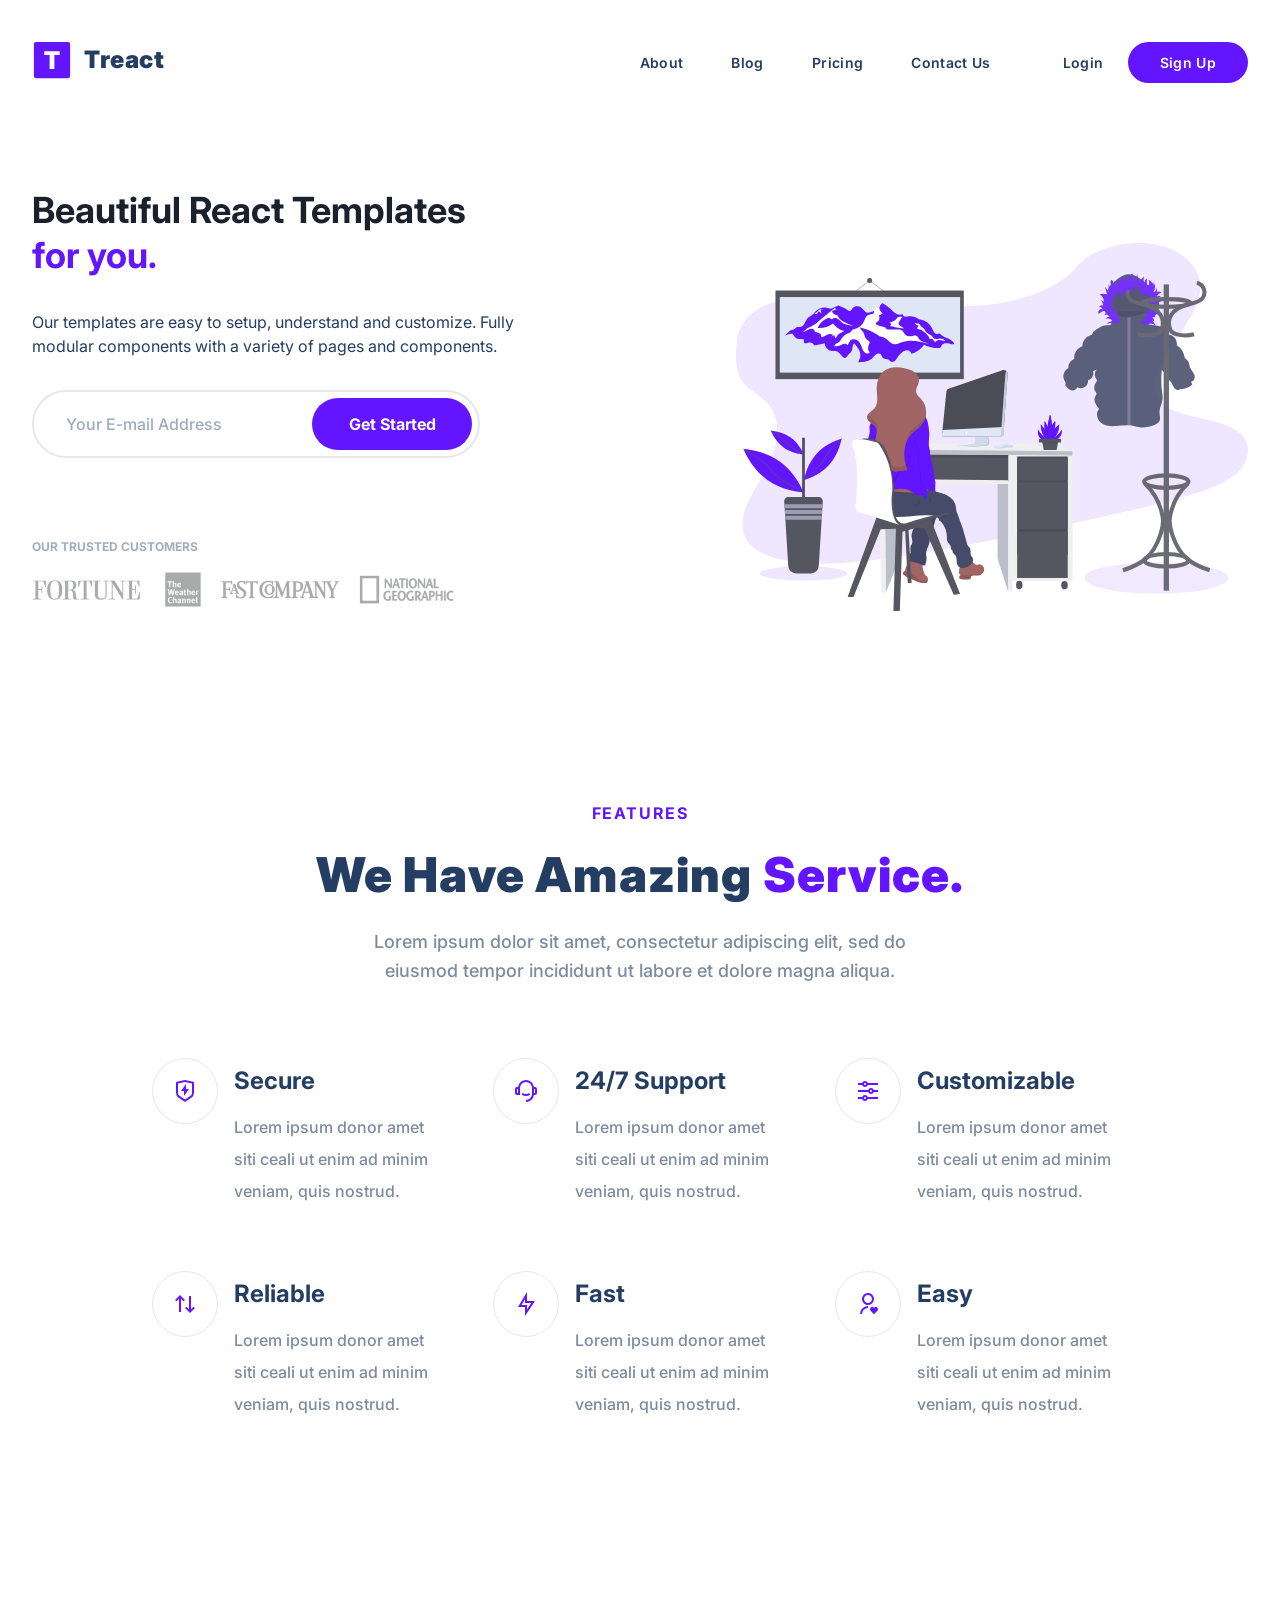
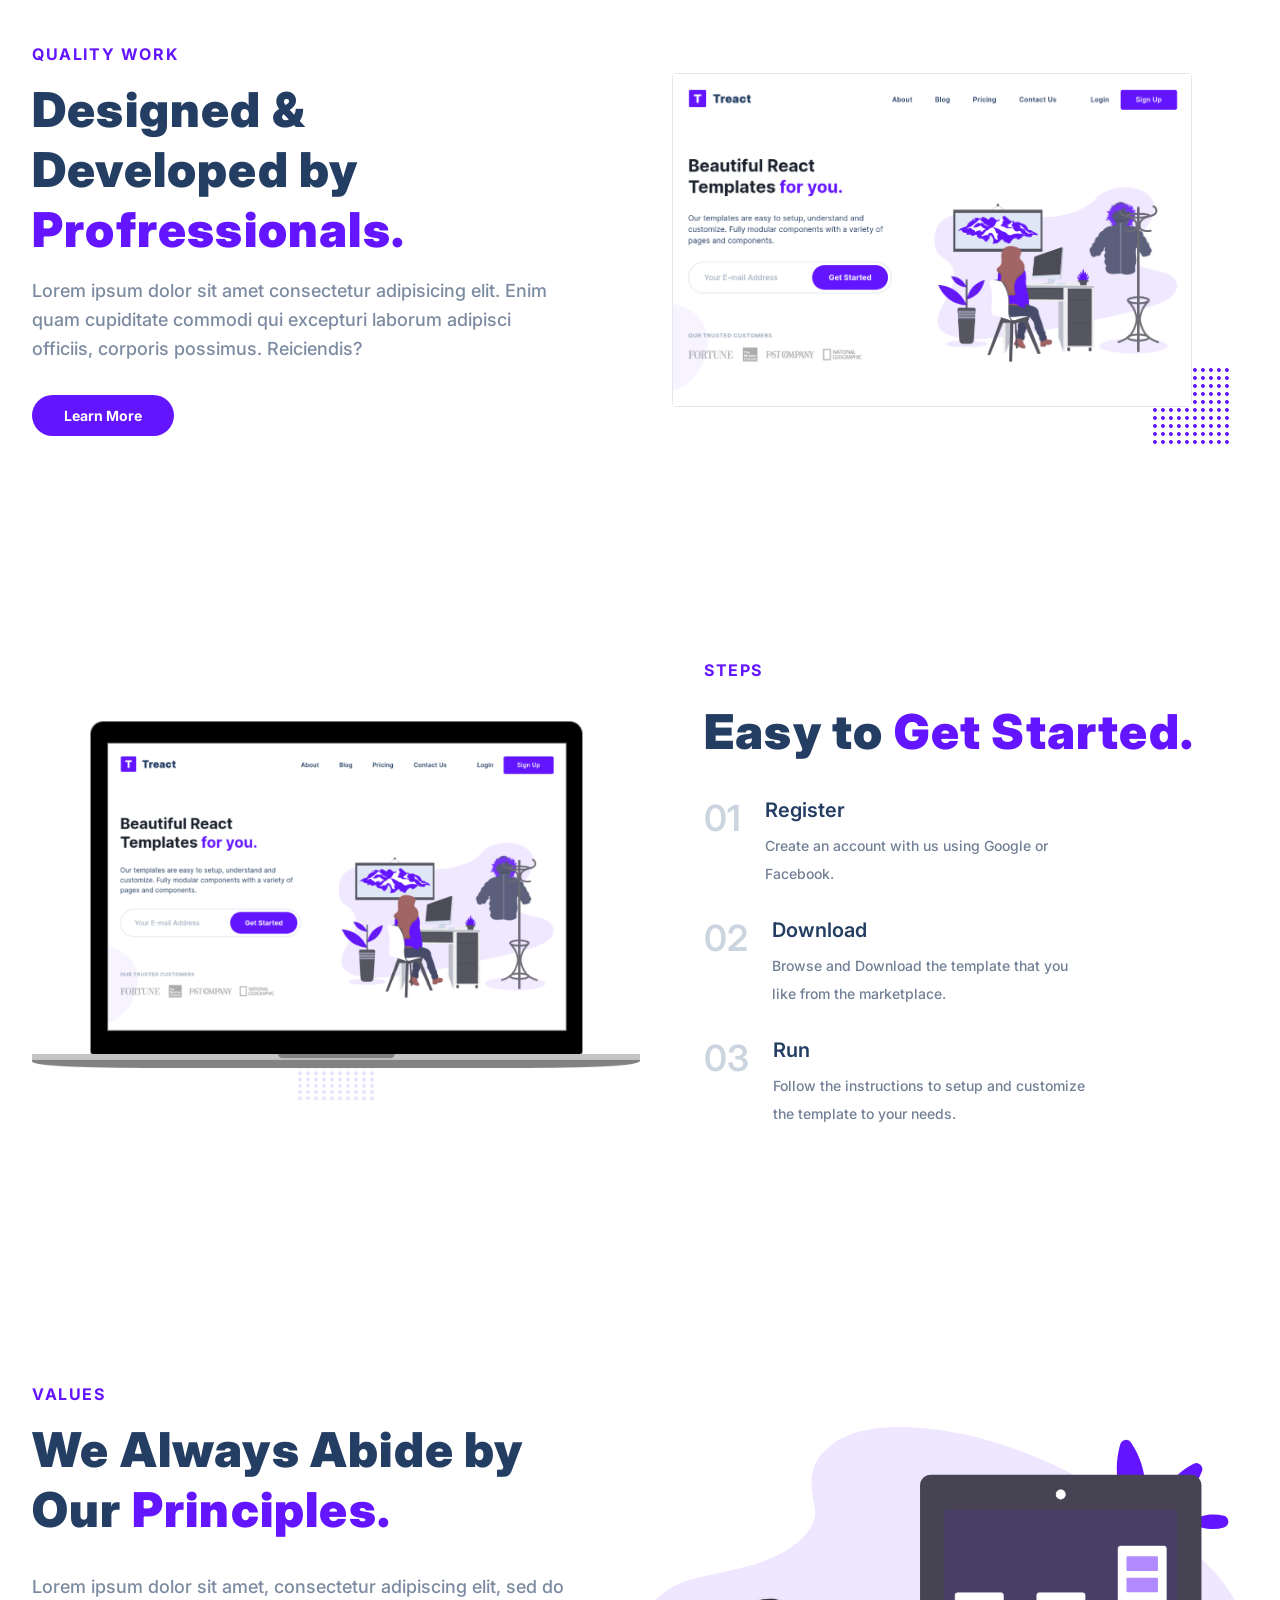
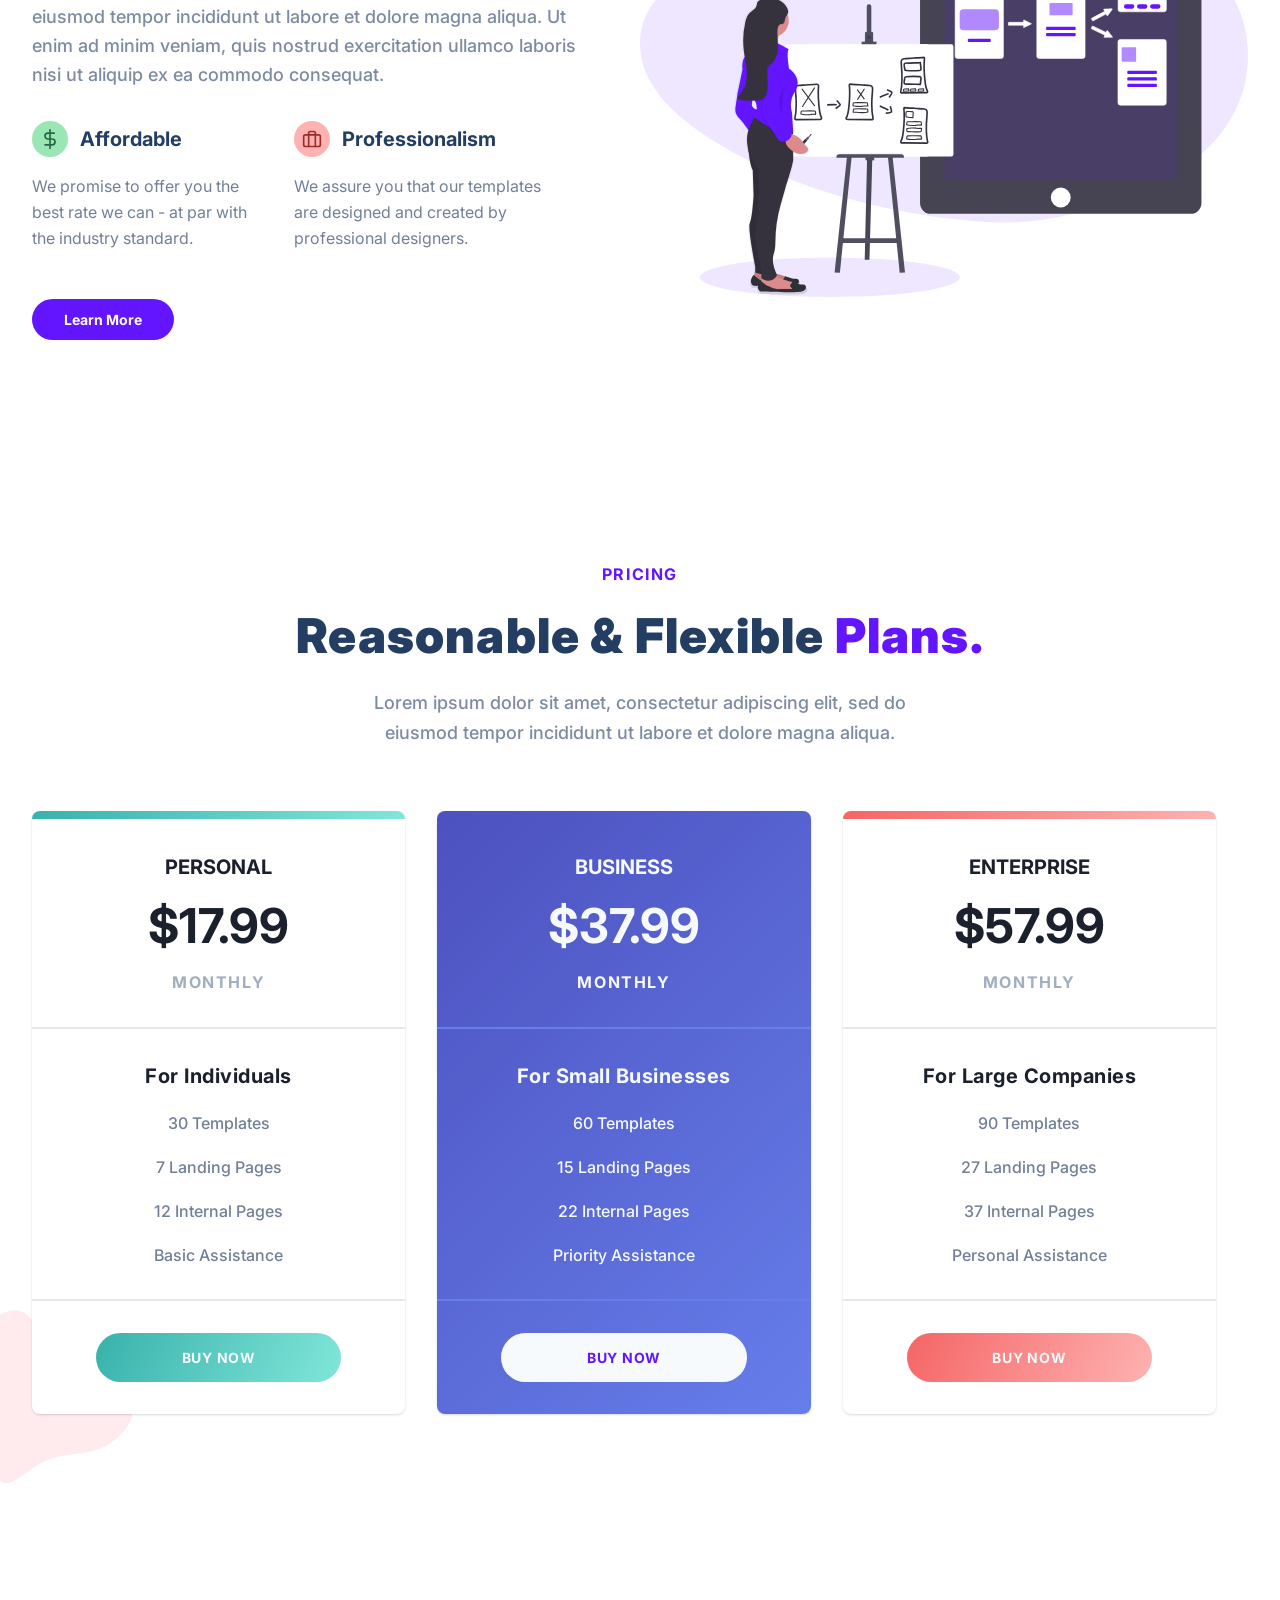
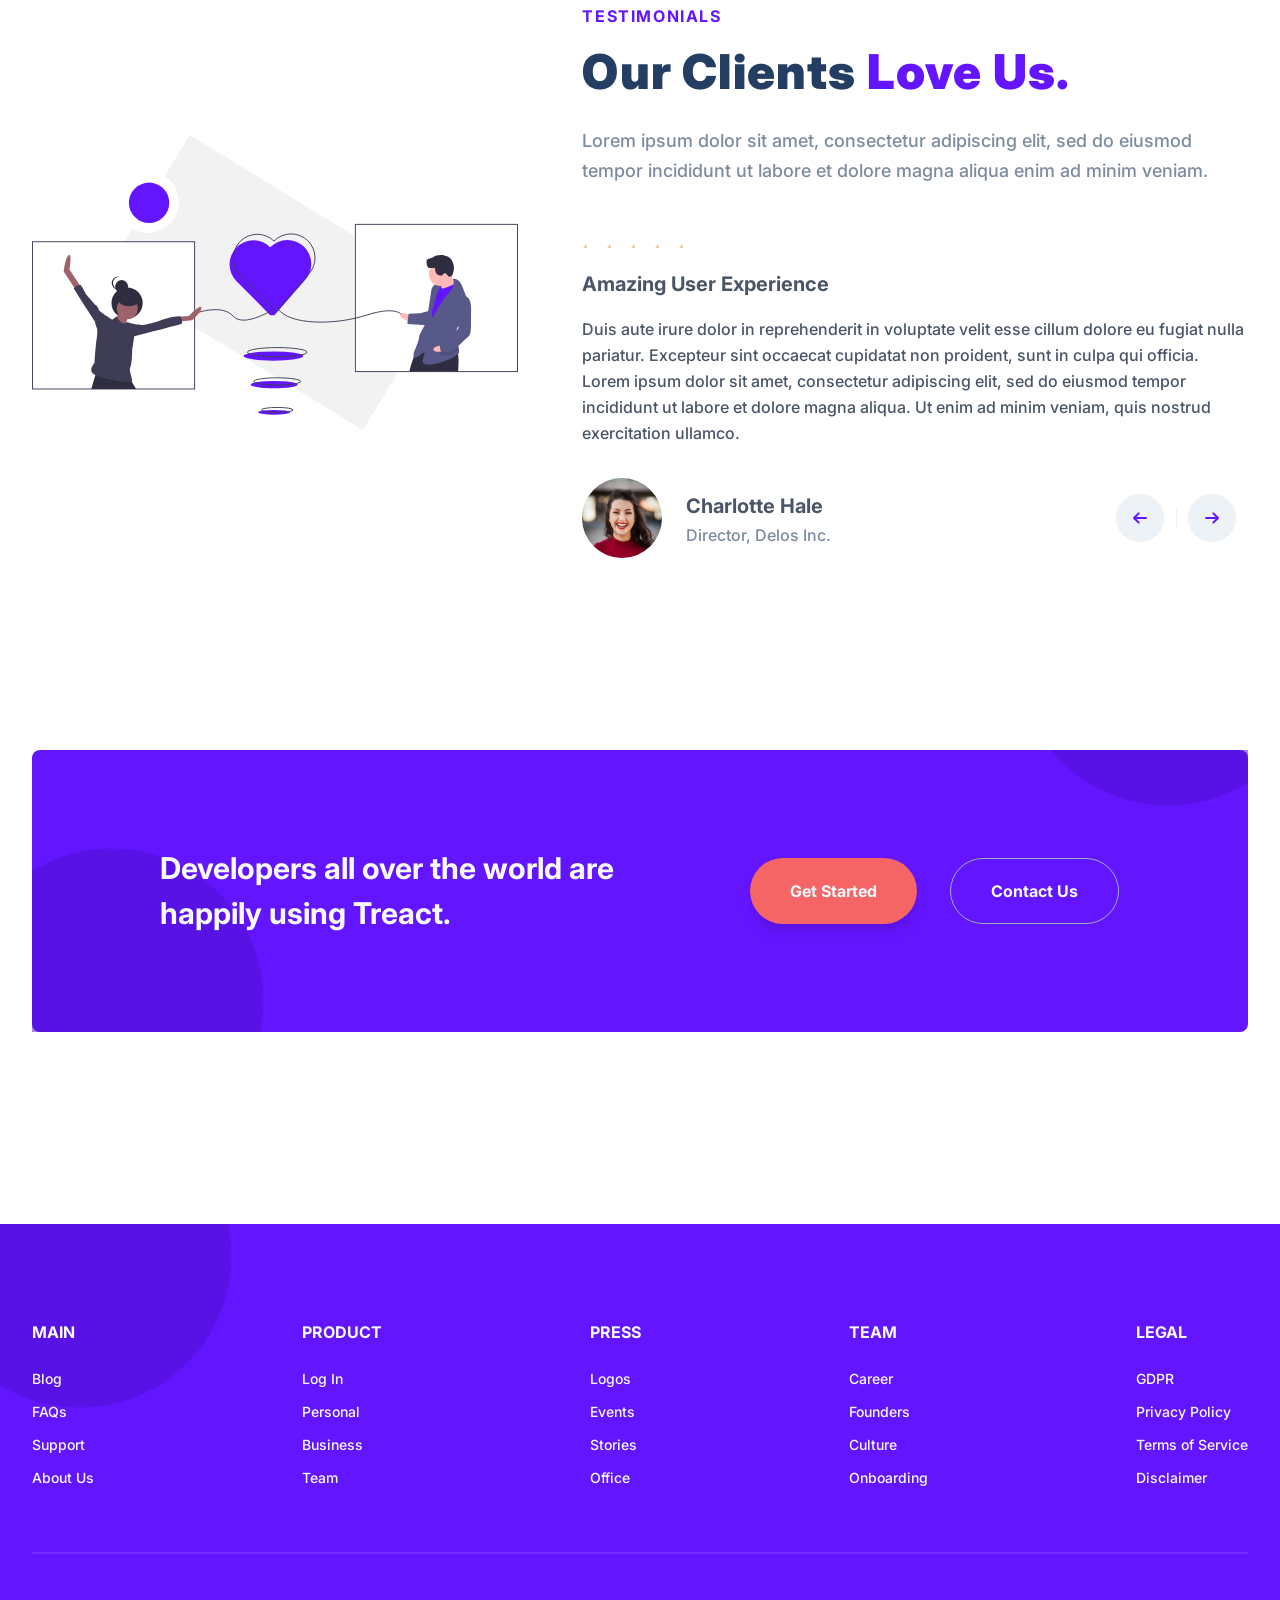
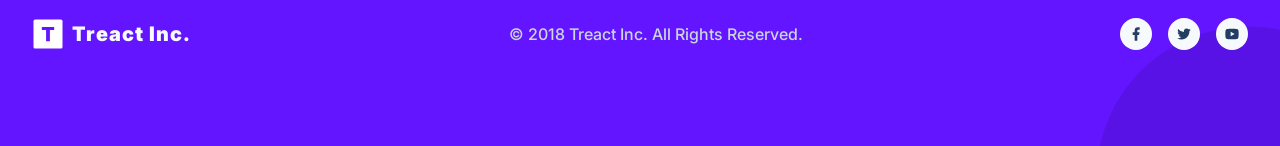
<file: old-files/Module 2 Final Project (Example Website).html>
<!DOCTYPE html>
<!-- saved from url=(0048)https://module-2-fp-example-website.vercel.app/# -->
<html lang="en"><head><meta http-equiv="Content-Type" content="text/html; charset=UTF-8">
    
    <meta name="viewport" content="width=device-width, initial-scale=1.0">
    <link rel="stylesheet" href="./Module 2 Final Project (Example Website)_files/style.css">
    <script src="./Module 2 Final Project (Example Website)_files/6487f0a3d4.js" crossorigin="anonymous"></script><style media="all" id="fa-v4-font-face">/*!
 * Font Awesome Free 6.7.2 by @fontawesome - https://fontawesome.com
 * License - https://fontawesome.com/license/free (Icons: CC BY 4.0, Fonts: SIL OFL 1.1, Code: MIT License)
 * Copyright 2024 Fonticons, Inc.
 */@font-face{font-family:"FontAwesome";font-display:block;src:url(https://ka-f.fontawesome.com/releases/v6.7.2/webfonts/free-fa-solid-900.woff2) format("woff2"),url(https://ka-f.fontawesome.com/releases/v6.7.2/webfonts/free-fa-solid-900.ttf) format("truetype")}@font-face{font-family:"FontAwesome";font-display:block;src:url(https://ka-f.fontawesome.com/releases/v6.7.2/webfonts/free-fa-brands-400.woff2) format("woff2"),url(https://ka-f.fontawesome.com/releases/v6.7.2/webfonts/free-fa-brands-400.ttf) format("truetype")}@font-face{font-family:"FontAwesome";font-display:block;src:url(https://ka-f.fontawesome.com/releases/v6.7.2/webfonts/free-fa-regular-400.woff2) format("woff2"),url(https://ka-f.fontawesome.com/releases/v6.7.2/webfonts/free-fa-regular-400.ttf) format("truetype");unicode-range:u+f003,u+f006,u+f014,u+f016-f017,u+f01a-f01b,u+f01d,u+f022,u+f03e,u+f044,u+f046,u+f05c-f05d,u+f06e,u+f070,u+f087-f088,u+f08a,u+f094,u+f096-f097,u+f09d,u+f0a0,u+f0a2,u+f0a4-f0a7,u+f0c5,u+f0c7,u+f0e5-f0e6,u+f0eb,u+f0f6-f0f8,u+f10c,u+f114-f115,u+f118-f11a,u+f11c-f11d,u+f133,u+f147,u+f14e,u+f150-f152,u+f185-f186,u+f18e,u+f190-f192,u+f196,u+f1c1-f1c9,u+f1d9,u+f1db,u+f1e3,u+f1ea,u+f1f7,u+f1f9,u+f20a,u+f247-f248,u+f24a,u+f24d,u+f255-f25b,u+f25d,u+f271-f274,u+f278,u+f27b,u+f28c,u+f28e,u+f29c,u+f2b5,u+f2b7,u+f2ba,u+f2bc,u+f2be,u+f2c0-f2c1,u+f2c3,u+f2d0,u+f2d2,u+f2d4,u+f2dc}@font-face{font-family:"FontAwesome";font-display:block;src:url(https://ka-f.fontawesome.com/releases/v6.7.2/webfonts/free-fa-v4compatibility.woff2) format("woff2"),url(https://ka-f.fontawesome.com/releases/v6.7.2/webfonts/free-fa-v4compatibility.ttf) format("truetype");unicode-range:u+f041,u+f047,u+f065-f066,u+f07d-f07e,u+f080,u+f08b,u+f08e,u+f090,u+f09a,u+f0ac,u+f0ae,u+f0b2,u+f0d0,u+f0d6,u+f0e4,u+f0ec,u+f10a-f10b,u+f123,u+f13e,u+f148-f149,u+f14c,u+f156,u+f15e,u+f160-f161,u+f163,u+f175-f178,u+f195,u+f1f8,u+f219,u+f27a}</style><style media="all" id="fa-v5-font-face">/*!
 * Font Awesome Free 6.7.2 by @fontawesome - https://fontawesome.com
 * License - https://fontawesome.com/license/free (Icons: CC BY 4.0, Fonts: SIL OFL 1.1, Code: MIT License)
 * Copyright 2024 Fonticons, Inc.
 */@font-face{font-family:"Font Awesome 5 Brands";font-display:block;font-weight:400;src:url(https://ka-f.fontawesome.com/releases/v6.7.2/webfonts/free-fa-brands-400.woff2) format("woff2"),url(https://ka-f.fontawesome.com/releases/v6.7.2/webfonts/free-fa-brands-400.ttf) format("truetype")}@font-face{font-family:"Font Awesome 5 Free";font-display:block;font-weight:900;src:url(https://ka-f.fontawesome.com/releases/v6.7.2/webfonts/free-fa-solid-900.woff2) format("woff2"),url(https://ka-f.fontawesome.com/releases/v6.7.2/webfonts/free-fa-solid-900.ttf) format("truetype")}@font-face{font-family:"Font Awesome 5 Free";font-display:block;font-weight:400;src:url(https://ka-f.fontawesome.com/releases/v6.7.2/webfonts/free-fa-regular-400.woff2) format("woff2"),url(https://ka-f.fontawesome.com/releases/v6.7.2/webfonts/free-fa-regular-400.ttf) format("truetype")}</style><style media="all" id="fa-v4-shims">/*!
 * Font Awesome Free 6.7.2 by @fontawesome - https://fontawesome.com
 * License - https://fontawesome.com/license/free (Icons: CC BY 4.0, Fonts: SIL OFL 1.1, Code: MIT License)
 * Copyright 2024 Fonticons, Inc.
 */.fa.fa-glass{--fa:"\f000"}.fa.fa-envelope-o{--fa:"\f0e0"}.fa.fa-envelope-o,.fa.fa-star-o{font-family:"Font Awesome 6 Free";font-weight:400}.fa.fa-star-o{--fa:"\f005"}.fa.fa-close,.fa.fa-remove{--fa:"\f00d"}.fa.fa-gear{--fa:"\f013"}.fa.fa-trash-o{font-family:"Font Awesome 6 Free";font-weight:400;--fa:"\f2ed"}.fa.fa-home{--fa:"\f015"}.fa.fa-file-o{--fa:"\f15b"}.fa.fa-clock-o,.fa.fa-file-o{font-family:"Font Awesome 6 Free";font-weight:400}.fa.fa-clock-o{--fa:"\f017"}.fa.fa-arrow-circle-o-down{--fa:"\f358"}.fa.fa-arrow-circle-o-down,.fa.fa-arrow-circle-o-up{font-family:"Font Awesome 6 Free";font-weight:400}.fa.fa-arrow-circle-o-up{--fa:"\f35b"}.fa.fa-play-circle-o{font-family:"Font Awesome 6 Free";font-weight:400;--fa:"\f144"}.fa.fa-repeat,.fa.fa-rotate-right{--fa:"\f01e"}.fa.fa-refresh{--fa:"\f021"}.fa.fa-list-alt{font-family:"Font Awesome 6 Free";font-weight:400;--fa:"\f022"}.fa.fa-dedent{--fa:"\f03b"}.fa.fa-video-camera{--fa:"\f03d"}.fa.fa-picture-o{--fa:"\f03e"}.fa.fa-photo,.fa.fa-picture-o{font-family:"Font Awesome 6 Free";font-weight:400}.fa.fa-photo{--fa:"\f03e"}.fa.fa-image{font-family:"Font Awesome 6 Free";font-weight:400;--fa:"\f03e"}.fa.fa-map-marker{--fa:"\f3c5"}.fa.fa-pencil-square-o{--fa:"\f044"}.fa.fa-edit,.fa.fa-pencil-square-o{font-family:"Font Awesome 6 Free";font-weight:400}.fa.fa-edit{--fa:"\f044"}.fa.fa-share-square-o{--fa:"\f14d"}.fa.fa-check-square-o{font-family:"Font Awesome 6 Free";font-weight:400;--fa:"\f14a"}.fa.fa-arrows{--fa:"\f0b2"}.fa.fa-times-circle-o{--fa:"\f057"}.fa.fa-check-circle-o,.fa.fa-times-circle-o{font-family:"Font Awesome 6 Free";font-weight:400}.fa.fa-check-circle-o{--fa:"\f058"}.fa.fa-mail-forward{--fa:"\f064"}.fa.fa-expand{--fa:"\f424"}.fa.fa-compress{--fa:"\f422"}.fa.fa-eye,.fa.fa-eye-slash{font-family:"Font Awesome 6 Free";font-weight:400}.fa.fa-warning{--fa:"\f071"}.fa.fa-calendar{--fa:"\f073"}.fa.fa-arrows-v{--fa:"\f338"}.fa.fa-arrows-h{--fa:"\f337"}.fa.fa-bar-chart,.fa.fa-bar-chart-o{--fa:"\e0e3"}.fa.fa-twitter-square{--fa:"\f081"}.fa.fa-facebook-square,.fa.fa-twitter-square{font-family:"Font Awesome 6 Brands";font-weight:400}.fa.fa-facebook-square{--fa:"\f082"}.fa.fa-gears{--fa:"\f085"}.fa.fa-thumbs-o-up{--fa:"\f164"}.fa.fa-thumbs-o-down,.fa.fa-thumbs-o-up{font-family:"Font Awesome 6 Free";font-weight:400}.fa.fa-thumbs-o-down{--fa:"\f165"}.fa.fa-heart-o{font-family:"Font Awesome 6 Free";font-weight:400;--fa:"\f004"}.fa.fa-sign-out{--fa:"\f2f5"}.fa.fa-linkedin-square{font-family:"Font Awesome 6 Brands";font-weight:400;--fa:"\f08c"}.fa.fa-thumb-tack{--fa:"\f08d"}.fa.fa-external-link{--fa:"\f35d"}.fa.fa-sign-in{--fa:"\f2f6"}.fa.fa-github-square{font-family:"Font Awesome 6 Brands";font-weight:400;--fa:"\f092"}.fa.fa-lemon-o{--fa:"\f094"}.fa.fa-lemon-o,.fa.fa-square-o{font-family:"Font Awesome 6 Free";font-weight:400}.fa.fa-square-o{--fa:"\f0c8"}.fa.fa-bookmark-o{font-family:"Font Awesome 6 Free";font-weight:400;--fa:"\f02e"}.fa.fa-facebook,.fa.fa-twitter{font-family:"Font Awesome 6 Brands";font-weight:400}.fa.fa-facebook{--fa:"\f39e"}.fa.fa-facebook-f{--fa:"\f39e"}.fa.fa-facebook-f,.fa.fa-github{font-family:"Font Awesome 6 Brands";font-weight:400}.fa.fa-credit-card{font-family:"Font Awesome 6 Free";font-weight:400}.fa.fa-feed{--fa:"\f09e"}.fa.fa-hdd-o{font-family:"Font Awesome 6 Free";font-weight:400;--fa:"\f0a0"}.fa.fa-hand-o-right{--fa:"\f0a4"}.fa.fa-hand-o-left,.fa.fa-hand-o-right{font-family:"Font Awesome 6 Free";font-weight:400}.fa.fa-hand-o-left{--fa:"\f0a5"}.fa.fa-hand-o-up{--fa:"\f0a6"}.fa.fa-hand-o-down,.fa.fa-hand-o-up{font-family:"Font Awesome 6 Free";font-weight:400}.fa.fa-hand-o-down{--fa:"\f0a7"}.fa.fa-globe{--fa:"\f57d"}.fa.fa-tasks{--fa:"\f828"}.fa.fa-arrows-alt{--fa:"\f31e"}.fa.fa-group{--fa:"\f0c0"}.fa.fa-chain{--fa:"\f0c1"}.fa.fa-cut{--fa:"\f0c4"}.fa.fa-files-o{--fa:"\f0c5"}.fa.fa-files-o,.fa.fa-floppy-o{font-family:"Font Awesome 6 Free";font-weight:400}.fa.fa-floppy-o{--fa:"\f0c7"}.fa.fa-save{font-family:"Font Awesome 6 Free";font-weight:400;--fa:"\f0c7"}.fa.fa-navicon,.fa.fa-reorder{--fa:"\f0c9"}.fa.fa-magic{--fa:"\e2ca"}.fa.fa-pinterest,.fa.fa-pinterest-square{font-family:"Font Awesome 6 Brands";font-weight:400}.fa.fa-pinterest-square{--fa:"\f0d3"}.fa.fa-google-plus-square{--fa:"\f0d4"}.fa.fa-google-plus,.fa.fa-google-plus-square{font-family:"Font Awesome 6 Brands";font-weight:400}.fa.fa-google-plus{--fa:"\f0d5"}.fa.fa-money{--fa:"\f3d1"}.fa.fa-unsorted{--fa:"\f0dc"}.fa.fa-sort-desc{--fa:"\f0dd"}.fa.fa-sort-asc{--fa:"\f0de"}.fa.fa-linkedin{font-family:"Font Awesome 6 Brands";font-weight:400;--fa:"\f0e1"}.fa.fa-rotate-left{--fa:"\f0e2"}.fa.fa-legal{--fa:"\f0e3"}.fa.fa-dashboard,.fa.fa-tachometer{--fa:"\f625"}.fa.fa-comment-o{--fa:"\f075"}.fa.fa-comment-o,.fa.fa-comments-o{font-family:"Font Awesome 6 Free";font-weight:400}.fa.fa-comments-o{--fa:"\f086"}.fa.fa-flash{--fa:"\f0e7"}.fa.fa-clipboard{--fa:"\f0ea"}.fa.fa-lightbulb-o{font-family:"Font Awesome 6 Free";font-weight:400;--fa:"\f0eb"}.fa.fa-exchange{--fa:"\f362"}.fa.fa-cloud-download{--fa:"\f0ed"}.fa.fa-cloud-upload{--fa:"\f0ee"}.fa.fa-bell-o{font-family:"Font Awesome 6 Free";font-weight:400;--fa:"\f0f3"}.fa.fa-cutlery{--fa:"\f2e7"}.fa.fa-file-text-o{--fa:"\f15c"}.fa.fa-building-o,.fa.fa-file-text-o{font-family:"Font Awesome 6 Free";font-weight:400}.fa.fa-building-o{--fa:"\f1ad"}.fa.fa-hospital-o{font-family:"Font Awesome 6 Free";font-weight:400;--fa:"\f0f8"}.fa.fa-tablet{--fa:"\f3fa"}.fa.fa-mobile,.fa.fa-mobile-phone{--fa:"\f3cd"}.fa.fa-circle-o{font-family:"Font Awesome 6 Free";font-weight:400;--fa:"\f111"}.fa.fa-mail-reply{--fa:"\f3e5"}.fa.fa-github-alt{font-family:"Font Awesome 6 Brands";font-weight:400}.fa.fa-folder-o{--fa:"\f07b"}.fa.fa-folder-o,.fa.fa-folder-open-o{font-family:"Font Awesome 6 Free";font-weight:400}.fa.fa-folder-open-o{--fa:"\f07c"}.fa.fa-smile-o{--fa:"\f118"}.fa.fa-frown-o,.fa.fa-smile-o{font-family:"Font Awesome 6 Free";font-weight:400}.fa.fa-frown-o{--fa:"\f119"}.fa.fa-meh-o{--fa:"\f11a"}.fa.fa-keyboard-o,.fa.fa-meh-o{font-family:"Font Awesome 6 Free";font-weight:400}.fa.fa-keyboard-o{--fa:"\f11c"}.fa.fa-flag-o{font-family:"Font Awesome 6 Free";font-weight:400;--fa:"\f024"}.fa.fa-mail-reply-all{--fa:"\f122"}.fa.fa-star-half-o{--fa:"\f5c0"}.fa.fa-star-half-empty,.fa.fa-star-half-o{font-family:"Font Awesome 6 Free";font-weight:400}.fa.fa-star-half-empty{--fa:"\f5c0"}.fa.fa-star-half-full{font-family:"Font Awesome 6 Free";font-weight:400;--fa:"\f5c0"}.fa.fa-code-fork{--fa:"\f126"}.fa.fa-chain-broken,.fa.fa-unlink{--fa:"\f127"}.fa.fa-calendar-o{font-family:"Font Awesome 6 Free";font-weight:400;--fa:"\f133"}.fa.fa-css3,.fa.fa-html5,.fa.fa-maxcdn{font-family:"Font Awesome 6 Brands";font-weight:400}.fa.fa-unlock-alt{--fa:"\f09c"}.fa.fa-minus-square-o{font-family:"Font Awesome 6 Free";font-weight:400;--fa:"\f146"}.fa.fa-level-up{--fa:"\f3bf"}.fa.fa-level-down{--fa:"\f3be"}.fa.fa-pencil-square{--fa:"\f14b"}.fa.fa-external-link-square{--fa:"\f360"}.fa.fa-compass{font-family:"Font Awesome 6 Free";font-weight:400}.fa.fa-caret-square-o-down{font-family:"Font Awesome 6 Free";font-weight:400;--fa:"\f150"}.fa.fa-toggle-down{font-family:"Font Awesome 6 Free";font-weight:400;--fa:"\f150"}.fa.fa-caret-square-o-up{font-family:"Font Awesome 6 Free";font-weight:400;--fa:"\f151"}.fa.fa-toggle-up{font-family:"Font Awesome 6 Free";font-weight:400;--fa:"\f151"}.fa.fa-caret-square-o-right{font-family:"Font Awesome 6 Free";font-weight:400;--fa:"\f152"}.fa.fa-toggle-right{font-family:"Font Awesome 6 Free";font-weight:400;--fa:"\f152"}.fa.fa-eur,.fa.fa-euro{--fa:"\f153"}.fa.fa-gbp{--fa:"\f154"}.fa.fa-dollar,.fa.fa-usd{--fa:"\24"}.fa.fa-inr,.fa.fa-rupee{--fa:"\e1bc"}.fa.fa-cny,.fa.fa-jpy,.fa.fa-rmb,.fa.fa-yen{--fa:"\f157"}.fa.fa-rouble,.fa.fa-rub,.fa.fa-ruble{--fa:"\f158"}.fa.fa-krw,.fa.fa-won{--fa:"\f159"}.fa.fa-bitcoin,.fa.fa-btc{font-family:"Font Awesome 6 Brands";font-weight:400}.fa.fa-bitcoin{--fa:"\f15a"}.fa.fa-file-text{--fa:"\f15c"}.fa.fa-sort-alpha-asc{--fa:"\f15d"}.fa.fa-sort-alpha-desc{--fa:"\f881"}.fa.fa-sort-amount-asc{--fa:"\f884"}.fa.fa-sort-amount-desc{--fa:"\f160"}.fa.fa-sort-numeric-asc{--fa:"\f162"}.fa.fa-sort-numeric-desc{--fa:"\f886"}.fa.fa-youtube-square{--fa:"\f431"}.fa.fa-xing,.fa.fa-xing-square,.fa.fa-youtube,.fa.fa-youtube-square{font-family:"Font Awesome 6 Brands";font-weight:400}.fa.fa-xing-square{--fa:"\f169"}.fa.fa-youtube-play{--fa:"\f167"}.fa.fa-adn,.fa.fa-bitbucket,.fa.fa-bitbucket-square,.fa.fa-dropbox,.fa.fa-flickr,.fa.fa-instagram,.fa.fa-stack-overflow,.fa.fa-youtube-play{font-family:"Font Awesome 6 Brands";font-weight:400}.fa.fa-bitbucket-square{--fa:"\f171"}.fa.fa-tumblr,.fa.fa-tumblr-square{font-family:"Font Awesome 6 Brands";font-weight:400}.fa.fa-tumblr-square{--fa:"\f174"}.fa.fa-long-arrow-down{--fa:"\f309"}.fa.fa-long-arrow-up{--fa:"\f30c"}.fa.fa-long-arrow-left{--fa:"\f30a"}.fa.fa-long-arrow-right{--fa:"\f30b"}.fa.fa-android,.fa.fa-apple,.fa.fa-dribbble,.fa.fa-foursquare,.fa.fa-gittip,.fa.fa-gratipay,.fa.fa-linux,.fa.fa-skype,.fa.fa-trello,.fa.fa-windows{font-family:"Font Awesome 6 Brands";font-weight:400}.fa.fa-gittip{--fa:"\f184"}.fa.fa-sun-o{--fa:"\f185"}.fa.fa-moon-o,.fa.fa-sun-o{font-family:"Font Awesome 6 Free";font-weight:400}.fa.fa-moon-o{--fa:"\f186"}.fa.fa-pagelines,.fa.fa-renren,.fa.fa-stack-exchange,.fa.fa-vk,.fa.fa-weibo{font-family:"Font Awesome 6 Brands";font-weight:400}.fa.fa-arrow-circle-o-right{--fa:"\f35a"}.fa.fa-arrow-circle-o-left,.fa.fa-arrow-circle-o-right{font-family:"Font Awesome 6 Free";font-weight:400}.fa.fa-arrow-circle-o-left{--fa:"\f359"}.fa.fa-caret-square-o-left{font-family:"Font Awesome 6 Free";font-weight:400;--fa:"\f191"}.fa.fa-toggle-left{--fa:"\f191"}.fa.fa-dot-circle-o,.fa.fa-toggle-left{font-family:"Font Awesome 6 Free";font-weight:400}.fa.fa-dot-circle-o{--fa:"\f192"}.fa.fa-vimeo-square{font-family:"Font Awesome 6 Brands";font-weight:400;--fa:"\f194"}.fa.fa-try,.fa.fa-turkish-lira{--fa:"\e2bb"}.fa.fa-plus-square-o{font-family:"Font Awesome 6 Free";font-weight:400;--fa:"\f0fe"}.fa.fa-openid,.fa.fa-slack,.fa.fa-wordpress{font-family:"Font Awesome 6 Brands";font-weight:400}.fa.fa-bank,.fa.fa-institution{--fa:"\f19c"}.fa.fa-mortar-board{--fa:"\f19d"}.fa.fa-google,.fa.fa-reddit,.fa.fa-reddit-square,.fa.fa-yahoo{font-family:"Font Awesome 6 Brands";font-weight:400}.fa.fa-reddit-square{--fa:"\f1a2"}.fa.fa-behance,.fa.fa-behance-square,.fa.fa-delicious,.fa.fa-digg,.fa.fa-drupal,.fa.fa-joomla,.fa.fa-pied-piper-alt,.fa.fa-pied-piper-pp,.fa.fa-stumbleupon,.fa.fa-stumbleupon-circle{font-family:"Font Awesome 6 Brands";font-weight:400}.fa.fa-behance-square{--fa:"\f1b5"}.fa.fa-steam,.fa.fa-steam-square{font-family:"Font Awesome 6 Brands";font-weight:400}.fa.fa-steam-square{--fa:"\f1b7"}.fa.fa-automobile{--fa:"\f1b9"}.fa.fa-cab{--fa:"\f1ba"}.fa.fa-deviantart,.fa.fa-soundcloud,.fa.fa-spotify{font-family:"Font Awesome 6 Brands";font-weight:400}.fa.fa-file-pdf-o{--fa:"\f1c1"}.fa.fa-file-pdf-o,.fa.fa-file-word-o{font-family:"Font Awesome 6 Free";font-weight:400}.fa.fa-file-word-o{--fa:"\f1c2"}.fa.fa-file-excel-o{--fa:"\f1c3"}.fa.fa-file-excel-o,.fa.fa-file-powerpoint-o{font-family:"Font Awesome 6 Free";font-weight:400}.fa.fa-file-powerpoint-o{--fa:"\f1c4"}.fa.fa-file-image-o{--fa:"\f1c5"}.fa.fa-file-image-o,.fa.fa-file-photo-o{font-family:"Font Awesome 6 Free";font-weight:400}.fa.fa-file-photo-o{--fa:"\f1c5"}.fa.fa-file-picture-o{--fa:"\f1c5"}.fa.fa-file-archive-o,.fa.fa-file-picture-o{font-family:"Font Awesome 6 Free";font-weight:400}.fa.fa-file-archive-o{--fa:"\f1c6"}.fa.fa-file-zip-o{--fa:"\f1c6"}.fa.fa-file-audio-o,.fa.fa-file-zip-o{font-family:"Font Awesome 6 Free";font-weight:400}.fa.fa-file-audio-o{--fa:"\f1c7"}.fa.fa-file-sound-o{--fa:"\f1c7"}.fa.fa-file-sound-o,.fa.fa-file-video-o{font-family:"Font Awesome 6 Free";font-weight:400}.fa.fa-file-video-o{--fa:"\f1c8"}.fa.fa-file-movie-o{--fa:"\f1c8"}.fa.fa-file-code-o,.fa.fa-file-movie-o{font-family:"Font Awesome 6 Free";font-weight:400}.fa.fa-file-code-o{--fa:"\f1c9"}.fa.fa-codepen,.fa.fa-jsfiddle,.fa.fa-vine{font-family:"Font Awesome 6 Brands";font-weight:400}.fa.fa-life-bouy,.fa.fa-life-buoy,.fa.fa-life-saver,.fa.fa-support{--fa:"\f1cd"}.fa.fa-circle-o-notch{--fa:"\f1ce"}.fa.fa-ra,.fa.fa-rebel{font-family:"Font Awesome 6 Brands";font-weight:400}.fa.fa-ra{--fa:"\f1d0"}.fa.fa-resistance{--fa:"\f1d0"}.fa.fa-empire,.fa.fa-ge,.fa.fa-resistance{font-family:"Font Awesome 6 Brands";font-weight:400}.fa.fa-ge{--fa:"\f1d1"}.fa.fa-git-square{--fa:"\f1d2"}.fa.fa-git,.fa.fa-git-square,.fa.fa-hacker-news,.fa.fa-y-combinator-square{font-family:"Font Awesome 6 Brands";font-weight:400}.fa.fa-y-combinator-square{--fa:"\f1d4"}.fa.fa-yc-square{--fa:"\f1d4"}.fa.fa-qq,.fa.fa-tencent-weibo,.fa.fa-wechat,.fa.fa-weixin,.fa.fa-yc-square{font-family:"Font Awesome 6 Brands";font-weight:400}.fa.fa-wechat{--fa:"\f1d7"}.fa.fa-send{--fa:"\f1d8"}.fa.fa-paper-plane-o{--fa:"\f1d8"}.fa.fa-paper-plane-o,.fa.fa-send-o{font-family:"Font Awesome 6 Free";font-weight:400}.fa.fa-send-o{--fa:"\f1d8"}.fa.fa-circle-thin{font-family:"Font Awesome 6 Free";font-weight:400;--fa:"\f111"}.fa.fa-header{--fa:"\f1dc"}.fa.fa-futbol-o{--fa:"\f1e3"}.fa.fa-futbol-o,.fa.fa-soccer-ball-o{font-family:"Font Awesome 6 Free";font-weight:400}.fa.fa-soccer-ball-o{--fa:"\f1e3"}.fa.fa-slideshare,.fa.fa-twitch,.fa.fa-yelp{font-family:"Font Awesome 6 Brands";font-weight:400}.fa.fa-newspaper-o{font-family:"Font Awesome 6 Free";font-weight:400;--fa:"\f1ea"}.fa.fa-cc-amex,.fa.fa-cc-discover,.fa.fa-cc-mastercard,.fa.fa-cc-paypal,.fa.fa-cc-stripe,.fa.fa-cc-visa,.fa.fa-google-wallet,.fa.fa-paypal{font-family:"Font Awesome 6 Brands";font-weight:400}.fa.fa-bell-slash-o{font-family:"Font Awesome 6 Free";font-weight:400;--fa:"\f1f6"}.fa.fa-trash{--fa:"\f2ed"}.fa.fa-copyright{font-family:"Font Awesome 6 Free";font-weight:400}.fa.fa-eyedropper{--fa:"\f1fb"}.fa.fa-area-chart{--fa:"\f1fe"}.fa.fa-pie-chart{--fa:"\f200"}.fa.fa-line-chart{--fa:"\f201"}.fa.fa-lastfm,.fa.fa-lastfm-square{font-family:"Font Awesome 6 Brands";font-weight:400}.fa.fa-lastfm-square{--fa:"\f203"}.fa.fa-angellist,.fa.fa-ioxhost{font-family:"Font Awesome 6 Brands";font-weight:400}.fa.fa-cc{font-family:"Font Awesome 6 Free";font-weight:400;--fa:"\f20a"}.fa.fa-ils,.fa.fa-shekel,.fa.fa-sheqel{--fa:"\f20b"}.fa.fa-buysellads,.fa.fa-connectdevelop,.fa.fa-dashcube,.fa.fa-forumbee,.fa.fa-leanpub,.fa.fa-sellsy,.fa.fa-shirtsinbulk,.fa.fa-simplybuilt,.fa.fa-skyatlas{font-family:"Font Awesome 6 Brands";font-weight:400}.fa.fa-diamond{font-family:"Font Awesome 6 Free";font-weight:400;--fa:"\f3a5"}.fa.fa-intersex,.fa.fa-transgender{--fa:"\f224"}.fa.fa-transgender-alt{--fa:"\f225"}.fa.fa-facebook-official{--fa:"\f09a"}.fa.fa-facebook-official,.fa.fa-pinterest-p,.fa.fa-whatsapp{font-family:"Font Awesome 6 Brands";font-weight:400}.fa.fa-hotel{--fa:"\f236"}.fa.fa-medium,.fa.fa-viacoin,.fa.fa-y-combinator,.fa.fa-yc{font-family:"Font Awesome 6 Brands";font-weight:400}.fa.fa-yc{--fa:"\f23b"}.fa.fa-expeditedssl,.fa.fa-opencart,.fa.fa-optin-monster{font-family:"Font Awesome 6 Brands";font-weight:400}.fa.fa-battery,.fa.fa-battery-4{--fa:"\f240"}.fa.fa-battery-3{--fa:"\f241"}.fa.fa-battery-2{--fa:"\f242"}.fa.fa-battery-1{--fa:"\f243"}.fa.fa-battery-0{--fa:"\f244"}.fa.fa-object-group,.fa.fa-object-ungroup,.fa.fa-sticky-note-o{font-family:"Font Awesome 6 Free";font-weight:400}.fa.fa-sticky-note-o{--fa:"\f249"}.fa.fa-cc-diners-club,.fa.fa-cc-jcb{font-family:"Font Awesome 6 Brands";font-weight:400}.fa.fa-clone{font-family:"Font Awesome 6 Free";font-weight:400}.fa.fa-hourglass-o{--fa:"\f254"}.fa.fa-hourglass-1{--fa:"\f251"}.fa.fa-hourglass-2{--fa:"\f252"}.fa.fa-hourglass-3{--fa:"\f253"}.fa.fa-hand-rock-o{--fa:"\f255"}.fa.fa-hand-grab-o,.fa.fa-hand-rock-o{font-family:"Font Awesome 6 Free";font-weight:400}.fa.fa-hand-grab-o{--fa:"\f255"}.fa.fa-hand-paper-o{--fa:"\f256"}.fa.fa-hand-paper-o,.fa.fa-hand-stop-o{font-family:"Font Awesome 6 Free";font-weight:400}.fa.fa-hand-stop-o{--fa:"\f256"}.fa.fa-hand-scissors-o{--fa:"\f257"}.fa.fa-hand-lizard-o,.fa.fa-hand-scissors-o{font-family:"Font Awesome 6 Free";font-weight:400}.fa.fa-hand-lizard-o{--fa:"\f258"}.fa.fa-hand-spock-o{--fa:"\f259"}.fa.fa-hand-pointer-o,.fa.fa-hand-spock-o{font-family:"Font Awesome 6 Free";font-weight:400}.fa.fa-hand-pointer-o{--fa:"\f25a"}.fa.fa-hand-peace-o{--fa:"\f25b"}.fa.fa-hand-peace-o,.fa.fa-registered{font-family:"Font Awesome 6 Free";font-weight:400}.fa.fa-creative-commons,.fa.fa-gg,.fa.fa-gg-circle,.fa.fa-odnoklassniki,.fa.fa-odnoklassniki-square{font-family:"Font Awesome 6 Brands";font-weight:400}.fa.fa-odnoklassniki-square{--fa:"\f264"}.fa.fa-chrome,.fa.fa-firefox,.fa.fa-get-pocket,.fa.fa-internet-explorer,.fa.fa-opera,.fa.fa-safari,.fa.fa-wikipedia-w{font-family:"Font Awesome 6 Brands";font-weight:400}.fa.fa-television{--fa:"\f26c"}.fa.fa-500px,.fa.fa-amazon,.fa.fa-contao{font-family:"Font Awesome 6 Brands";font-weight:400}.fa.fa-calendar-plus-o{--fa:"\f271"}.fa.fa-calendar-minus-o,.fa.fa-calendar-plus-o{font-family:"Font Awesome 6 Free";font-weight:400}.fa.fa-calendar-minus-o{--fa:"\f272"}.fa.fa-calendar-times-o{--fa:"\f273"}.fa.fa-calendar-check-o,.fa.fa-calendar-times-o{font-family:"Font Awesome 6 Free";font-weight:400}.fa.fa-calendar-check-o{--fa:"\f274"}.fa.fa-map-o{font-family:"Font Awesome 6 Free";font-weight:400;--fa:"\f279"}.fa.fa-commenting{--fa:"\f4ad"}.fa.fa-commenting-o{font-family:"Font Awesome 6 Free";font-weight:400;--fa:"\f4ad"}.fa.fa-houzz,.fa.fa-vimeo{font-family:"Font Awesome 6 Brands";font-weight:400}.fa.fa-vimeo{--fa:"\f27d"}.fa.fa-black-tie,.fa.fa-edge,.fa.fa-fonticons,.fa.fa-reddit-alien{font-family:"Font Awesome 6 Brands";font-weight:400}.fa.fa-credit-card-alt{--fa:"\f09d"}.fa.fa-codiepie,.fa.fa-fort-awesome,.fa.fa-mixcloud,.fa.fa-modx,.fa.fa-product-hunt,.fa.fa-scribd,.fa.fa-usb{font-family:"Font Awesome 6 Brands";font-weight:400}.fa.fa-pause-circle-o{--fa:"\f28b"}.fa.fa-pause-circle-o,.fa.fa-stop-circle-o{font-family:"Font Awesome 6 Free";font-weight:400}.fa.fa-stop-circle-o{--fa:"\f28d"}.fa.fa-bluetooth,.fa.fa-bluetooth-b,.fa.fa-envira,.fa.fa-gitlab,.fa.fa-wheelchair-alt,.fa.fa-wpbeginner,.fa.fa-wpforms{font-family:"Font Awesome 6 Brands";font-weight:400}.fa.fa-wheelchair-alt{--fa:"\f368"}.fa.fa-question-circle-o{font-family:"Font Awesome 6 Free";font-weight:400;--fa:"\f059"}.fa.fa-volume-control-phone{--fa:"\f2a0"}.fa.fa-asl-interpreting{--fa:"\f2a3"}.fa.fa-deafness,.fa.fa-hard-of-hearing{--fa:"\f2a4"}.fa.fa-glide,.fa.fa-glide-g{font-family:"Font Awesome 6 Brands";font-weight:400}.fa.fa-signing{--fa:"\f2a7"}.fa.fa-viadeo,.fa.fa-viadeo-square{font-family:"Font Awesome 6 Brands";font-weight:400}.fa.fa-viadeo-square{--fa:"\f2aa"}.fa.fa-snapchat,.fa.fa-snapchat-ghost{font-family:"Font Awesome 6 Brands";font-weight:400}.fa.fa-snapchat-ghost{--fa:"\f2ab"}.fa.fa-snapchat-square{--fa:"\f2ad"}.fa.fa-first-order,.fa.fa-google-plus-official,.fa.fa-pied-piper,.fa.fa-snapchat-square,.fa.fa-themeisle,.fa.fa-yoast{font-family:"Font Awesome 6 Brands";font-weight:400}.fa.fa-google-plus-official{--fa:"\f2b3"}.fa.fa-google-plus-circle{--fa:"\f2b3"}.fa.fa-fa,.fa.fa-font-awesome,.fa.fa-google-plus-circle{font-family:"Font Awesome 6 Brands";font-weight:400}.fa.fa-fa{--fa:"\f2b4"}.fa.fa-handshake-o{--fa:"\f2b5"}.fa.fa-envelope-open-o,.fa.fa-handshake-o{font-family:"Font Awesome 6 Free";font-weight:400}.fa.fa-envelope-open-o{--fa:"\f2b6"}.fa.fa-linode{font-family:"Font Awesome 6 Brands";font-weight:400}.fa.fa-address-book-o{font-family:"Font Awesome 6 Free";font-weight:400;--fa:"\f2b9"}.fa.fa-vcard{--fa:"\f2bb"}.fa.fa-address-card-o{--fa:"\f2bb"}.fa.fa-address-card-o,.fa.fa-vcard-o{font-family:"Font Awesome 6 Free";font-weight:400}.fa.fa-vcard-o{--fa:"\f2bb"}.fa.fa-user-circle-o{--fa:"\f2bd"}.fa.fa-user-circle-o,.fa.fa-user-o{font-family:"Font Awesome 6 Free";font-weight:400}.fa.fa-user-o{--fa:"\f007"}.fa.fa-id-badge{font-family:"Font Awesome 6 Free";font-weight:400}.fa.fa-drivers-license{--fa:"\f2c2"}.fa.fa-id-card-o{--fa:"\f2c2"}.fa.fa-drivers-license-o,.fa.fa-id-card-o{font-family:"Font Awesome 6 Free";font-weight:400}.fa.fa-drivers-license-o{--fa:"\f2c2"}.fa.fa-free-code-camp,.fa.fa-quora,.fa.fa-telegram{font-family:"Font Awesome 6 Brands";font-weight:400}.fa.fa-thermometer,.fa.fa-thermometer-4{--fa:"\f2c7"}.fa.fa-thermometer-3{--fa:"\f2c8"}.fa.fa-thermometer-2{--fa:"\f2c9"}.fa.fa-thermometer-1{--fa:"\f2ca"}.fa.fa-thermometer-0{--fa:"\f2cb"}.fa.fa-bathtub,.fa.fa-s15{--fa:"\f2cd"}.fa.fa-window-maximize,.fa.fa-window-restore{font-family:"Font Awesome 6 Free";font-weight:400}.fa.fa-times-rectangle{--fa:"\f410"}.fa.fa-window-close-o{--fa:"\f410"}.fa.fa-times-rectangle-o,.fa.fa-window-close-o{font-family:"Font Awesome 6 Free";font-weight:400}.fa.fa-times-rectangle-o{--fa:"\f410"}.fa.fa-bandcamp,.fa.fa-eercast,.fa.fa-etsy,.fa.fa-grav,.fa.fa-imdb,.fa.fa-ravelry{font-family:"Font Awesome 6 Brands";font-weight:400}.fa.fa-eercast{--fa:"\f2da"}.fa.fa-snowflake-o{font-family:"Font Awesome 6 Free";font-weight:400;--fa:"\f2dc"}.fa.fa-meetup,.fa.fa-superpowers,.fa.fa-wpexplorer{font-family:"Font Awesome 6 Brands";font-weight:400}</style><style media="all" id="fa-main">/*!
 * Font Awesome Free 6.7.2 by @fontawesome - https://fontawesome.com
 * License - https://fontawesome.com/license/free (Icons: CC BY 4.0, Fonts: SIL OFL 1.1, Code: MIT License)
 * Copyright 2024 Fonticons, Inc.
 */.fa{font-family:var(--fa-style-family,"Font Awesome 6 Free");font-weight:var(--fa-style,900)}.fa,.fa-brands,.fa-regular,.fa-solid,.fab,.far,.fas{-moz-osx-font-smoothing:grayscale;-webkit-font-smoothing:antialiased;display:var(--fa-display,inline-block);font-style:normal;font-variant:normal;line-height:1;text-rendering:auto}.fa-brands:before,.fa-regular:before,.fa-solid:before,.fa:before,.fab:before,.far:before,.fas:before{content:var(--fa)}.fa-classic,.fa-regular,.fa-solid,.far,.fas{font-family:"Font Awesome 6 Free"}.fa-brands,.fab{font-family:"Font Awesome 6 Brands"}.fa-1x{font-size:1em}.fa-2x{font-size:2em}.fa-3x{font-size:3em}.fa-4x{font-size:4em}.fa-5x{font-size:5em}.fa-6x{font-size:6em}.fa-7x{font-size:7em}.fa-8x{font-size:8em}.fa-9x{font-size:9em}.fa-10x{font-size:10em}.fa-2xs{font-size:.625em;line-height:.1em;vertical-align:.225em}.fa-xs{font-size:.75em;line-height:.08333em;vertical-align:.125em}.fa-sm{font-size:.875em;line-height:.07143em;vertical-align:.05357em}.fa-lg{font-size:1.25em;line-height:.05em;vertical-align:-.075em}.fa-xl{font-size:1.5em;line-height:.04167em;vertical-align:-.125em}.fa-2xl{font-size:2em;line-height:.03125em;vertical-align:-.1875em}.fa-fw{text-align:center;width:1.25em}.fa-ul{list-style-type:none;margin-left:var(--fa-li-margin,2.5em);padding-left:0}.fa-ul>li{position:relative}.fa-li{left:calc(var(--fa-li-width, 2em)*-1);position:absolute;text-align:center;width:var(--fa-li-width,2em);line-height:inherit}.fa-border{border-radius:var(--fa-border-radius,.1em);border:var(--fa-border-width,.08em) var(--fa-border-style,solid) var(--fa-border-color,#eee);padding:var(--fa-border-padding,.2em .25em .15em)}.fa-pull-left{float:left;margin-right:var(--fa-pull-margin,.3em)}.fa-pull-right{float:right;margin-left:var(--fa-pull-margin,.3em)}.fa-beat{animation-name:fa-beat;animation-delay:var(--fa-animation-delay,0s);animation-direction:var(--fa-animation-direction,normal);animation-duration:var(--fa-animation-duration,1s);animation-iteration-count:var(--fa-animation-iteration-count,infinite);animation-timing-function:var(--fa-animation-timing,ease-in-out)}.fa-bounce{animation-name:fa-bounce;animation-delay:var(--fa-animation-delay,0s);animation-direction:var(--fa-animation-direction,normal);animation-duration:var(--fa-animation-duration,1s);animation-iteration-count:var(--fa-animation-iteration-count,infinite);animation-timing-function:var(--fa-animation-timing,cubic-bezier(.28,.84,.42,1))}.fa-fade{animation-name:fa-fade;animation-iteration-count:var(--fa-animation-iteration-count,infinite);animation-timing-function:var(--fa-animation-timing,cubic-bezier(.4,0,.6,1))}.fa-beat-fade,.fa-fade{animation-delay:var(--fa-animation-delay,0s);animation-direction:var(--fa-animation-direction,normal);animation-duration:var(--fa-animation-duration,1s)}.fa-beat-fade{animation-name:fa-beat-fade;animation-iteration-count:var(--fa-animation-iteration-count,infinite);animation-timing-function:var(--fa-animation-timing,cubic-bezier(.4,0,.6,1))}.fa-flip{animation-name:fa-flip;animation-delay:var(--fa-animation-delay,0s);animation-direction:var(--fa-animation-direction,normal);animation-duration:var(--fa-animation-duration,1s);animation-iteration-count:var(--fa-animation-iteration-count,infinite);animation-timing-function:var(--fa-animation-timing,ease-in-out)}.fa-shake{animation-name:fa-shake;animation-duration:var(--fa-animation-duration,1s);animation-iteration-count:var(--fa-animation-iteration-count,infinite);animation-timing-function:var(--fa-animation-timing,linear)}.fa-shake,.fa-spin{animation-delay:var(--fa-animation-delay,0s);animation-direction:var(--fa-animation-direction,normal)}.fa-spin{animation-name:fa-spin;animation-duration:var(--fa-animation-duration,2s);animation-iteration-count:var(--fa-animation-iteration-count,infinite);animation-timing-function:var(--fa-animation-timing,linear)}.fa-spin-reverse{--fa-animation-direction:reverse}.fa-pulse,.fa-spin-pulse{animation-name:fa-spin;animation-direction:var(--fa-animation-direction,normal);animation-duration:var(--fa-animation-duration,1s);animation-iteration-count:var(--fa-animation-iteration-count,infinite);animation-timing-function:var(--fa-animation-timing,steps(8))}@media (prefers-reduced-motion:reduce){.fa-beat,.fa-beat-fade,.fa-bounce,.fa-fade,.fa-flip,.fa-pulse,.fa-shake,.fa-spin,.fa-spin-pulse{animation-delay:-1ms;animation-duration:1ms;animation-iteration-count:1;transition-delay:0s;transition-duration:0s}}@keyframes fa-beat{0%,90%{transform:scale(1)}45%{transform:scale(var(--fa-beat-scale,1.25))}}@keyframes fa-bounce{0%{transform:scale(1) translateY(0)}10%{transform:scale(var(--fa-bounce-start-scale-x,1.1),var(--fa-bounce-start-scale-y,.9)) translateY(0)}30%{transform:scale(var(--fa-bounce-jump-scale-x,.9),var(--fa-bounce-jump-scale-y,1.1)) translateY(var(--fa-bounce-height,-.5em))}50%{transform:scale(var(--fa-bounce-land-scale-x,1.05),var(--fa-bounce-land-scale-y,.95)) translateY(0)}57%{transform:scale(1) translateY(var(--fa-bounce-rebound,-.125em))}64%{transform:scale(1) translateY(0)}to{transform:scale(1) translateY(0)}}@keyframes fa-fade{50%{opacity:var(--fa-fade-opacity,.4)}}@keyframes fa-beat-fade{0%,to{opacity:var(--fa-beat-fade-opacity,.4);transform:scale(1)}50%{opacity:1;transform:scale(var(--fa-beat-fade-scale,1.125))}}@keyframes fa-flip{50%{transform:rotate3d(var(--fa-flip-x,0),var(--fa-flip-y,1),var(--fa-flip-z,0),var(--fa-flip-angle,-180deg))}}@keyframes fa-shake{0%{transform:rotate(-15deg)}4%{transform:rotate(15deg)}8%,24%{transform:rotate(-18deg)}12%,28%{transform:rotate(18deg)}16%{transform:rotate(-22deg)}20%{transform:rotate(22deg)}32%{transform:rotate(-12deg)}36%{transform:rotate(12deg)}40%,to{transform:rotate(0deg)}}@keyframes fa-spin{0%{transform:rotate(0deg)}to{transform:rotate(1turn)}}.fa-rotate-90{transform:rotate(90deg)}.fa-rotate-180{transform:rotate(180deg)}.fa-rotate-270{transform:rotate(270deg)}.fa-flip-horizontal{transform:scaleX(-1)}.fa-flip-vertical{transform:scaleY(-1)}.fa-flip-both,.fa-flip-horizontal.fa-flip-vertical{transform:scale(-1)}.fa-rotate-by{transform:rotate(var(--fa-rotate-angle,0))}.fa-stack{display:inline-block;height:2em;line-height:2em;position:relative;vertical-align:middle;width:2.5em}.fa-stack-1x,.fa-stack-2x{left:0;position:absolute;text-align:center;width:100%;z-index:var(--fa-stack-z-index,auto)}.fa-stack-1x{line-height:inherit}.fa-stack-2x{font-size:2em}.fa-inverse{color:var(--fa-inverse,#fff)}.fa-0{--fa:"\30"}.fa-1{--fa:"\31"}.fa-2{--fa:"\32"}.fa-3{--fa:"\33"}.fa-4{--fa:"\34"}.fa-5{--fa:"\35"}.fa-6{--fa:"\36"}.fa-7{--fa:"\37"}.fa-8{--fa:"\38"}.fa-9{--fa:"\39"}.fa-fill-drip{--fa:"\f576"}.fa-arrows-to-circle{--fa:"\e4bd"}.fa-chevron-circle-right,.fa-circle-chevron-right{--fa:"\f138"}.fa-at{--fa:"\40"}.fa-trash-alt,.fa-trash-can{--fa:"\f2ed"}.fa-text-height{--fa:"\f034"}.fa-user-times,.fa-user-xmark{--fa:"\f235"}.fa-stethoscope{--fa:"\f0f1"}.fa-comment-alt,.fa-message{--fa:"\f27a"}.fa-info{--fa:"\f129"}.fa-compress-alt,.fa-down-left-and-up-right-to-center{--fa:"\f422"}.fa-explosion{--fa:"\e4e9"}.fa-file-alt,.fa-file-lines,.fa-file-text{--fa:"\f15c"}.fa-wave-square{--fa:"\f83e"}.fa-ring{--fa:"\f70b"}.fa-building-un{--fa:"\e4d9"}.fa-dice-three{--fa:"\f527"}.fa-calendar-alt,.fa-calendar-days{--fa:"\f073"}.fa-anchor-circle-check{--fa:"\e4aa"}.fa-building-circle-arrow-right{--fa:"\e4d1"}.fa-volleyball,.fa-volleyball-ball{--fa:"\f45f"}.fa-arrows-up-to-line{--fa:"\e4c2"}.fa-sort-desc,.fa-sort-down{--fa:"\f0dd"}.fa-circle-minus,.fa-minus-circle{--fa:"\f056"}.fa-door-open{--fa:"\f52b"}.fa-right-from-bracket,.fa-sign-out-alt{--fa:"\f2f5"}.fa-atom{--fa:"\f5d2"}.fa-soap{--fa:"\e06e"}.fa-heart-music-camera-bolt,.fa-icons{--fa:"\f86d"}.fa-microphone-alt-slash,.fa-microphone-lines-slash{--fa:"\f539"}.fa-bridge-circle-check{--fa:"\e4c9"}.fa-pump-medical{--fa:"\e06a"}.fa-fingerprint{--fa:"\f577"}.fa-hand-point-right{--fa:"\f0a4"}.fa-magnifying-glass-location,.fa-search-location{--fa:"\f689"}.fa-forward-step,.fa-step-forward{--fa:"\f051"}.fa-face-smile-beam,.fa-smile-beam{--fa:"\f5b8"}.fa-flag-checkered{--fa:"\f11e"}.fa-football,.fa-football-ball{--fa:"\f44e"}.fa-school-circle-exclamation{--fa:"\e56c"}.fa-crop{--fa:"\f125"}.fa-angle-double-down,.fa-angles-down{--fa:"\f103"}.fa-users-rectangle{--fa:"\e594"}.fa-people-roof{--fa:"\e537"}.fa-people-line{--fa:"\e534"}.fa-beer,.fa-beer-mug-empty{--fa:"\f0fc"}.fa-diagram-predecessor{--fa:"\e477"}.fa-arrow-up-long,.fa-long-arrow-up{--fa:"\f176"}.fa-burn,.fa-fire-flame-simple{--fa:"\f46a"}.fa-male,.fa-person{--fa:"\f183"}.fa-laptop{--fa:"\f109"}.fa-file-csv{--fa:"\f6dd"}.fa-menorah{--fa:"\f676"}.fa-truck-plane{--fa:"\e58f"}.fa-record-vinyl{--fa:"\f8d9"}.fa-face-grin-stars,.fa-grin-stars{--fa:"\f587"}.fa-bong{--fa:"\f55c"}.fa-pastafarianism,.fa-spaghetti-monster-flying{--fa:"\f67b"}.fa-arrow-down-up-across-line{--fa:"\e4af"}.fa-spoon,.fa-utensil-spoon{--fa:"\f2e5"}.fa-jar-wheat{--fa:"\e517"}.fa-envelopes-bulk,.fa-mail-bulk{--fa:"\f674"}.fa-file-circle-exclamation{--fa:"\e4eb"}.fa-circle-h,.fa-hospital-symbol{--fa:"\f47e"}.fa-pager{--fa:"\f815"}.fa-address-book,.fa-contact-book{--fa:"\f2b9"}.fa-strikethrough{--fa:"\f0cc"}.fa-k{--fa:"\4b"}.fa-landmark-flag{--fa:"\e51c"}.fa-pencil,.fa-pencil-alt{--fa:"\f303"}.fa-backward{--fa:"\f04a"}.fa-caret-right{--fa:"\f0da"}.fa-comments{--fa:"\f086"}.fa-file-clipboard,.fa-paste{--fa:"\f0ea"}.fa-code-pull-request{--fa:"\e13c"}.fa-clipboard-list{--fa:"\f46d"}.fa-truck-loading,.fa-truck-ramp-box{--fa:"\f4de"}.fa-user-check{--fa:"\f4fc"}.fa-vial-virus{--fa:"\e597"}.fa-sheet-plastic{--fa:"\e571"}.fa-blog{--fa:"\f781"}.fa-user-ninja{--fa:"\f504"}.fa-person-arrow-up-from-line{--fa:"\e539"}.fa-scroll-torah,.fa-torah{--fa:"\f6a0"}.fa-broom-ball,.fa-quidditch,.fa-quidditch-broom-ball{--fa:"\f458"}.fa-toggle-off{--fa:"\f204"}.fa-archive,.fa-box-archive{--fa:"\f187"}.fa-person-drowning{--fa:"\e545"}.fa-arrow-down-9-1,.fa-sort-numeric-desc,.fa-sort-numeric-down-alt{--fa:"\f886"}.fa-face-grin-tongue-squint,.fa-grin-tongue-squint{--fa:"\f58a"}.fa-spray-can{--fa:"\f5bd"}.fa-truck-monster{--fa:"\f63b"}.fa-w{--fa:"\57"}.fa-earth-africa,.fa-globe-africa{--fa:"\f57c"}.fa-rainbow{--fa:"\f75b"}.fa-circle-notch{--fa:"\f1ce"}.fa-tablet-alt,.fa-tablet-screen-button{--fa:"\f3fa"}.fa-paw{--fa:"\f1b0"}.fa-cloud{--fa:"\f0c2"}.fa-trowel-bricks{--fa:"\e58a"}.fa-face-flushed,.fa-flushed{--fa:"\f579"}.fa-hospital-user{--fa:"\f80d"}.fa-tent-arrow-left-right{--fa:"\e57f"}.fa-gavel,.fa-legal{--fa:"\f0e3"}.fa-binoculars{--fa:"\f1e5"}.fa-microphone-slash{--fa:"\f131"}.fa-box-tissue{--fa:"\e05b"}.fa-motorcycle{--fa:"\f21c"}.fa-bell-concierge,.fa-concierge-bell{--fa:"\f562"}.fa-pen-ruler,.fa-pencil-ruler{--fa:"\f5ae"}.fa-people-arrows,.fa-people-arrows-left-right{--fa:"\e068"}.fa-mars-and-venus-burst{--fa:"\e523"}.fa-caret-square-right,.fa-square-caret-right{--fa:"\f152"}.fa-cut,.fa-scissors{--fa:"\f0c4"}.fa-sun-plant-wilt{--fa:"\e57a"}.fa-toilets-portable{--fa:"\e584"}.fa-hockey-puck{--fa:"\f453"}.fa-table{--fa:"\f0ce"}.fa-magnifying-glass-arrow-right{--fa:"\e521"}.fa-digital-tachograph,.fa-tachograph-digital{--fa:"\f566"}.fa-users-slash{--fa:"\e073"}.fa-clover{--fa:"\e139"}.fa-mail-reply,.fa-reply{--fa:"\f3e5"}.fa-star-and-crescent{--fa:"\f699"}.fa-house-fire{--fa:"\e50c"}.fa-minus-square,.fa-square-minus{--fa:"\f146"}.fa-helicopter{--fa:"\f533"}.fa-compass{--fa:"\f14e"}.fa-caret-square-down,.fa-square-caret-down{--fa:"\f150"}.fa-file-circle-question{--fa:"\e4ef"}.fa-laptop-code{--fa:"\f5fc"}.fa-swatchbook{--fa:"\f5c3"}.fa-prescription-bottle{--fa:"\f485"}.fa-bars,.fa-navicon{--fa:"\f0c9"}.fa-people-group{--fa:"\e533"}.fa-hourglass-3,.fa-hourglass-end{--fa:"\f253"}.fa-heart-broken,.fa-heart-crack{--fa:"\f7a9"}.fa-external-link-square-alt,.fa-square-up-right{--fa:"\f360"}.fa-face-kiss-beam,.fa-kiss-beam{--fa:"\f597"}.fa-film{--fa:"\f008"}.fa-ruler-horizontal{--fa:"\f547"}.fa-people-robbery{--fa:"\e536"}.fa-lightbulb{--fa:"\f0eb"}.fa-caret-left{--fa:"\f0d9"}.fa-circle-exclamation,.fa-exclamation-circle{--fa:"\f06a"}.fa-school-circle-xmark{--fa:"\e56d"}.fa-arrow-right-from-bracket,.fa-sign-out{--fa:"\f08b"}.fa-chevron-circle-down,.fa-circle-chevron-down{--fa:"\f13a"}.fa-unlock-alt,.fa-unlock-keyhole{--fa:"\f13e"}.fa-cloud-showers-heavy{--fa:"\f740"}.fa-headphones-alt,.fa-headphones-simple{--fa:"\f58f"}.fa-sitemap{--fa:"\f0e8"}.fa-circle-dollar-to-slot,.fa-donate{--fa:"\f4b9"}.fa-memory{--fa:"\f538"}.fa-road-spikes{--fa:"\e568"}.fa-fire-burner{--fa:"\e4f1"}.fa-flag{--fa:"\f024"}.fa-hanukiah{--fa:"\f6e6"}.fa-feather{--fa:"\f52d"}.fa-volume-down,.fa-volume-low{--fa:"\f027"}.fa-comment-slash{--fa:"\f4b3"}.fa-cloud-sun-rain{--fa:"\f743"}.fa-compress{--fa:"\f066"}.fa-wheat-alt,.fa-wheat-awn{--fa:"\e2cd"}.fa-ankh{--fa:"\f644"}.fa-hands-holding-child{--fa:"\e4fa"}.fa-asterisk{--fa:"\2a"}.fa-check-square,.fa-square-check{--fa:"\f14a"}.fa-peseta-sign{--fa:"\e221"}.fa-header,.fa-heading{--fa:"\f1dc"}.fa-ghost{--fa:"\f6e2"}.fa-list,.fa-list-squares{--fa:"\f03a"}.fa-phone-square-alt,.fa-square-phone-flip{--fa:"\f87b"}.fa-cart-plus{--fa:"\f217"}.fa-gamepad{--fa:"\f11b"}.fa-circle-dot,.fa-dot-circle{--fa:"\f192"}.fa-dizzy,.fa-face-dizzy{--fa:"\f567"}.fa-egg{--fa:"\f7fb"}.fa-house-medical-circle-xmark{--fa:"\e513"}.fa-campground{--fa:"\f6bb"}.fa-folder-plus{--fa:"\f65e"}.fa-futbol,.fa-futbol-ball,.fa-soccer-ball{--fa:"\f1e3"}.fa-paint-brush,.fa-paintbrush{--fa:"\f1fc"}.fa-lock{--fa:"\f023"}.fa-gas-pump{--fa:"\f52f"}.fa-hot-tub,.fa-hot-tub-person{--fa:"\f593"}.fa-map-location,.fa-map-marked{--fa:"\f59f"}.fa-house-flood-water{--fa:"\e50e"}.fa-tree{--fa:"\f1bb"}.fa-bridge-lock{--fa:"\e4cc"}.fa-sack-dollar{--fa:"\f81d"}.fa-edit,.fa-pen-to-square{--fa:"\f044"}.fa-car-side{--fa:"\f5e4"}.fa-share-alt,.fa-share-nodes{--fa:"\f1e0"}.fa-heart-circle-minus{--fa:"\e4ff"}.fa-hourglass-2,.fa-hourglass-half{--fa:"\f252"}.fa-microscope{--fa:"\f610"}.fa-sink{--fa:"\e06d"}.fa-bag-shopping,.fa-shopping-bag{--fa:"\f290"}.fa-arrow-down-z-a,.fa-sort-alpha-desc,.fa-sort-alpha-down-alt{--fa:"\f881"}.fa-mitten{--fa:"\f7b5"}.fa-person-rays{--fa:"\e54d"}.fa-users{--fa:"\f0c0"}.fa-eye-slash{--fa:"\f070"}.fa-flask-vial{--fa:"\e4f3"}.fa-hand,.fa-hand-paper{--fa:"\f256"}.fa-om{--fa:"\f679"}.fa-worm{--fa:"\e599"}.fa-house-circle-xmark{--fa:"\e50b"}.fa-plug{--fa:"\f1e6"}.fa-chevron-up{--fa:"\f077"}.fa-hand-spock{--fa:"\f259"}.fa-stopwatch{--fa:"\f2f2"}.fa-face-kiss,.fa-kiss{--fa:"\f596"}.fa-bridge-circle-xmark{--fa:"\e4cb"}.fa-face-grin-tongue,.fa-grin-tongue{--fa:"\f589"}.fa-chess-bishop{--fa:"\f43a"}.fa-face-grin-wink,.fa-grin-wink{--fa:"\f58c"}.fa-deaf,.fa-deafness,.fa-ear-deaf,.fa-hard-of-hearing{--fa:"\f2a4"}.fa-road-circle-check{--fa:"\e564"}.fa-dice-five{--fa:"\f523"}.fa-rss-square,.fa-square-rss{--fa:"\f143"}.fa-land-mine-on{--fa:"\e51b"}.fa-i-cursor{--fa:"\f246"}.fa-stamp{--fa:"\f5bf"}.fa-stairs{--fa:"\e289"}.fa-i{--fa:"\49"}.fa-hryvnia,.fa-hryvnia-sign{--fa:"\f6f2"}.fa-pills{--fa:"\f484"}.fa-face-grin-wide,.fa-grin-alt{--fa:"\f581"}.fa-tooth{--fa:"\f5c9"}.fa-v{--fa:"\56"}.fa-bangladeshi-taka-sign{--fa:"\e2e6"}.fa-bicycle{--fa:"\f206"}.fa-rod-asclepius,.fa-rod-snake,.fa-staff-aesculapius,.fa-staff-snake{--fa:"\e579"}.fa-head-side-cough-slash{--fa:"\e062"}.fa-ambulance,.fa-truck-medical{--fa:"\f0f9"}.fa-wheat-awn-circle-exclamation{--fa:"\e598"}.fa-snowman{--fa:"\f7d0"}.fa-mortar-pestle{--fa:"\f5a7"}.fa-road-barrier{--fa:"\e562"}.fa-school{--fa:"\f549"}.fa-igloo{--fa:"\f7ae"}.fa-joint{--fa:"\f595"}.fa-angle-right{--fa:"\f105"}.fa-horse{--fa:"\f6f0"}.fa-q{--fa:"\51"}.fa-g{--fa:"\47"}.fa-notes-medical{--fa:"\f481"}.fa-temperature-2,.fa-temperature-half,.fa-thermometer-2,.fa-thermometer-half{--fa:"\f2c9"}.fa-dong-sign{--fa:"\e169"}.fa-capsules{--fa:"\f46b"}.fa-poo-bolt,.fa-poo-storm{--fa:"\f75a"}.fa-face-frown-open,.fa-frown-open{--fa:"\f57a"}.fa-hand-point-up{--fa:"\f0a6"}.fa-money-bill{--fa:"\f0d6"}.fa-bookmark{--fa:"\f02e"}.fa-align-justify{--fa:"\f039"}.fa-umbrella-beach{--fa:"\f5ca"}.fa-helmet-un{--fa:"\e503"}.fa-bullseye{--fa:"\f140"}.fa-bacon{--fa:"\f7e5"}.fa-hand-point-down{--fa:"\f0a7"}.fa-arrow-up-from-bracket{--fa:"\e09a"}.fa-folder,.fa-folder-blank{--fa:"\f07b"}.fa-file-medical-alt,.fa-file-waveform{--fa:"\f478"}.fa-radiation{--fa:"\f7b9"}.fa-chart-simple{--fa:"\e473"}.fa-mars-stroke{--fa:"\f229"}.fa-vial{--fa:"\f492"}.fa-dashboard,.fa-gauge,.fa-gauge-med,.fa-tachometer-alt-average{--fa:"\f624"}.fa-magic-wand-sparkles,.fa-wand-magic-sparkles{--fa:"\e2ca"}.fa-e{--fa:"\45"}.fa-pen-alt,.fa-pen-clip{--fa:"\f305"}.fa-bridge-circle-exclamation{--fa:"\e4ca"}.fa-user{--fa:"\f007"}.fa-school-circle-check{--fa:"\e56b"}.fa-dumpster{--fa:"\f793"}.fa-shuttle-van,.fa-van-shuttle{--fa:"\f5b6"}.fa-building-user{--fa:"\e4da"}.fa-caret-square-left,.fa-square-caret-left{--fa:"\f191"}.fa-highlighter{--fa:"\f591"}.fa-key{--fa:"\f084"}.fa-bullhorn{--fa:"\f0a1"}.fa-globe{--fa:"\f0ac"}.fa-synagogue{--fa:"\f69b"}.fa-person-half-dress{--fa:"\e548"}.fa-road-bridge{--fa:"\e563"}.fa-location-arrow{--fa:"\f124"}.fa-c{--fa:"\43"}.fa-tablet-button{--fa:"\f10a"}.fa-building-lock{--fa:"\e4d6"}.fa-pizza-slice{--fa:"\f818"}.fa-money-bill-wave{--fa:"\f53a"}.fa-area-chart,.fa-chart-area{--fa:"\f1fe"}.fa-house-flag{--fa:"\e50d"}.fa-person-circle-minus{--fa:"\e540"}.fa-ban,.fa-cancel{--fa:"\f05e"}.fa-camera-rotate{--fa:"\e0d8"}.fa-air-freshener,.fa-spray-can-sparkles{--fa:"\f5d0"}.fa-star{--fa:"\f005"}.fa-repeat{--fa:"\f363"}.fa-cross{--fa:"\f654"}.fa-box{--fa:"\f466"}.fa-venus-mars{--fa:"\f228"}.fa-arrow-pointer,.fa-mouse-pointer{--fa:"\f245"}.fa-expand-arrows-alt,.fa-maximize{--fa:"\f31e"}.fa-charging-station{--fa:"\f5e7"}.fa-shapes,.fa-triangle-circle-square{--fa:"\f61f"}.fa-random,.fa-shuffle{--fa:"\f074"}.fa-person-running,.fa-running{--fa:"\f70c"}.fa-mobile-retro{--fa:"\e527"}.fa-grip-lines-vertical{--fa:"\f7a5"}.fa-spider{--fa:"\f717"}.fa-hands-bound{--fa:"\e4f9"}.fa-file-invoice-dollar{--fa:"\f571"}.fa-plane-circle-exclamation{--fa:"\e556"}.fa-x-ray{--fa:"\f497"}.fa-spell-check{--fa:"\f891"}.fa-slash{--fa:"\f715"}.fa-computer-mouse,.fa-mouse{--fa:"\f8cc"}.fa-arrow-right-to-bracket,.fa-sign-in{--fa:"\f090"}.fa-shop-slash,.fa-store-alt-slash{--fa:"\e070"}.fa-server{--fa:"\f233"}.fa-virus-covid-slash{--fa:"\e4a9"}.fa-shop-lock{--fa:"\e4a5"}.fa-hourglass-1,.fa-hourglass-start{--fa:"\f251"}.fa-blender-phone{--fa:"\f6b6"}.fa-building-wheat{--fa:"\e4db"}.fa-person-breastfeeding{--fa:"\e53a"}.fa-right-to-bracket,.fa-sign-in-alt{--fa:"\f2f6"}.fa-venus{--fa:"\f221"}.fa-passport{--fa:"\f5ab"}.fa-thumb-tack-slash,.fa-thumbtack-slash{--fa:"\e68f"}.fa-heart-pulse,.fa-heartbeat{--fa:"\f21e"}.fa-people-carry,.fa-people-carry-box{--fa:"\f4ce"}.fa-temperature-high{--fa:"\f769"}.fa-microchip{--fa:"\f2db"}.fa-crown{--fa:"\f521"}.fa-weight-hanging{--fa:"\f5cd"}.fa-xmarks-lines{--fa:"\e59a"}.fa-file-prescription{--fa:"\f572"}.fa-weight,.fa-weight-scale{--fa:"\f496"}.fa-user-friends,.fa-user-group{--fa:"\f500"}.fa-arrow-up-a-z,.fa-sort-alpha-up{--fa:"\f15e"}.fa-chess-knight{--fa:"\f441"}.fa-face-laugh-squint,.fa-laugh-squint{--fa:"\f59b"}.fa-wheelchair{--fa:"\f193"}.fa-arrow-circle-up,.fa-circle-arrow-up{--fa:"\f0aa"}.fa-toggle-on{--fa:"\f205"}.fa-person-walking,.fa-walking{--fa:"\f554"}.fa-l{--fa:"\4c"}.fa-fire{--fa:"\f06d"}.fa-bed-pulse,.fa-procedures{--fa:"\f487"}.fa-shuttle-space,.fa-space-shuttle{--fa:"\f197"}.fa-face-laugh,.fa-laugh{--fa:"\f599"}.fa-folder-open{--fa:"\f07c"}.fa-heart-circle-plus{--fa:"\e500"}.fa-code-fork{--fa:"\e13b"}.fa-city{--fa:"\f64f"}.fa-microphone-alt,.fa-microphone-lines{--fa:"\f3c9"}.fa-pepper-hot{--fa:"\f816"}.fa-unlock{--fa:"\f09c"}.fa-colon-sign{--fa:"\e140"}.fa-headset{--fa:"\f590"}.fa-store-slash{--fa:"\e071"}.fa-road-circle-xmark{--fa:"\e566"}.fa-user-minus{--fa:"\f503"}.fa-mars-stroke-up,.fa-mars-stroke-v{--fa:"\f22a"}.fa-champagne-glasses,.fa-glass-cheers{--fa:"\f79f"}.fa-clipboard{--fa:"\f328"}.fa-house-circle-exclamation{--fa:"\e50a"}.fa-file-arrow-up,.fa-file-upload{--fa:"\f574"}.fa-wifi,.fa-wifi-3,.fa-wifi-strong{--fa:"\f1eb"}.fa-bath,.fa-bathtub{--fa:"\f2cd"}.fa-underline{--fa:"\f0cd"}.fa-user-edit,.fa-user-pen{--fa:"\f4ff"}.fa-signature{--fa:"\f5b7"}.fa-stroopwafel{--fa:"\f551"}.fa-bold{--fa:"\f032"}.fa-anchor-lock{--fa:"\e4ad"}.fa-building-ngo{--fa:"\e4d7"}.fa-manat-sign{--fa:"\e1d5"}.fa-not-equal{--fa:"\f53e"}.fa-border-style,.fa-border-top-left{--fa:"\f853"}.fa-map-location-dot,.fa-map-marked-alt{--fa:"\f5a0"}.fa-jedi{--fa:"\f669"}.fa-poll,.fa-square-poll-vertical{--fa:"\f681"}.fa-mug-hot{--fa:"\f7b6"}.fa-battery-car,.fa-car-battery{--fa:"\f5df"}.fa-gift{--fa:"\f06b"}.fa-dice-two{--fa:"\f528"}.fa-chess-queen{--fa:"\f445"}.fa-glasses{--fa:"\f530"}.fa-chess-board{--fa:"\f43c"}.fa-building-circle-check{--fa:"\e4d2"}.fa-person-chalkboard{--fa:"\e53d"}.fa-mars-stroke-h,.fa-mars-stroke-right{--fa:"\f22b"}.fa-hand-back-fist,.fa-hand-rock{--fa:"\f255"}.fa-caret-square-up,.fa-square-caret-up{--fa:"\f151"}.fa-cloud-showers-water{--fa:"\e4e4"}.fa-bar-chart,.fa-chart-bar{--fa:"\f080"}.fa-hands-bubbles,.fa-hands-wash{--fa:"\e05e"}.fa-less-than-equal{--fa:"\f537"}.fa-train{--fa:"\f238"}.fa-eye-low-vision,.fa-low-vision{--fa:"\f2a8"}.fa-crow{--fa:"\f520"}.fa-sailboat{--fa:"\e445"}.fa-window-restore{--fa:"\f2d2"}.fa-plus-square,.fa-square-plus{--fa:"\f0fe"}.fa-torii-gate{--fa:"\f6a1"}.fa-frog{--fa:"\f52e"}.fa-bucket{--fa:"\e4cf"}.fa-image{--fa:"\f03e"}.fa-microphone{--fa:"\f130"}.fa-cow{--fa:"\f6c8"}.fa-caret-up{--fa:"\f0d8"}.fa-screwdriver{--fa:"\f54a"}.fa-folder-closed{--fa:"\e185"}.fa-house-tsunami{--fa:"\e515"}.fa-square-nfi{--fa:"\e576"}.fa-arrow-up-from-ground-water{--fa:"\e4b5"}.fa-glass-martini-alt,.fa-martini-glass{--fa:"\f57b"}.fa-square-binary{--fa:"\e69b"}.fa-rotate-back,.fa-rotate-backward,.fa-rotate-left,.fa-undo-alt{--fa:"\f2ea"}.fa-columns,.fa-table-columns{--fa:"\f0db"}.fa-lemon{--fa:"\f094"}.fa-head-side-mask{--fa:"\e063"}.fa-handshake{--fa:"\f2b5"}.fa-gem{--fa:"\f3a5"}.fa-dolly,.fa-dolly-box{--fa:"\f472"}.fa-smoking{--fa:"\f48d"}.fa-compress-arrows-alt,.fa-minimize{--fa:"\f78c"}.fa-monument{--fa:"\f5a6"}.fa-snowplow{--fa:"\f7d2"}.fa-angle-double-right,.fa-angles-right{--fa:"\f101"}.fa-cannabis{--fa:"\f55f"}.fa-circle-play,.fa-play-circle{--fa:"\f144"}.fa-tablets{--fa:"\f490"}.fa-ethernet{--fa:"\f796"}.fa-eur,.fa-euro,.fa-euro-sign{--fa:"\f153"}.fa-chair{--fa:"\f6c0"}.fa-check-circle,.fa-circle-check{--fa:"\f058"}.fa-circle-stop,.fa-stop-circle{--fa:"\f28d"}.fa-compass-drafting,.fa-drafting-compass{--fa:"\f568"}.fa-plate-wheat{--fa:"\e55a"}.fa-icicles{--fa:"\f7ad"}.fa-person-shelter{--fa:"\e54f"}.fa-neuter{--fa:"\f22c"}.fa-id-badge{--fa:"\f2c1"}.fa-marker{--fa:"\f5a1"}.fa-face-laugh-beam,.fa-laugh-beam{--fa:"\f59a"}.fa-helicopter-symbol{--fa:"\e502"}.fa-universal-access{--fa:"\f29a"}.fa-chevron-circle-up,.fa-circle-chevron-up{--fa:"\f139"}.fa-lari-sign{--fa:"\e1c8"}.fa-volcano{--fa:"\f770"}.fa-person-walking-dashed-line-arrow-right{--fa:"\e553"}.fa-gbp,.fa-pound-sign,.fa-sterling-sign{--fa:"\f154"}.fa-viruses{--fa:"\e076"}.fa-square-person-confined{--fa:"\e577"}.fa-user-tie{--fa:"\f508"}.fa-arrow-down-long,.fa-long-arrow-down{--fa:"\f175"}.fa-tent-arrow-down-to-line{--fa:"\e57e"}.fa-certificate{--fa:"\f0a3"}.fa-mail-reply-all,.fa-reply-all{--fa:"\f122"}.fa-suitcase{--fa:"\f0f2"}.fa-person-skating,.fa-skating{--fa:"\f7c5"}.fa-filter-circle-dollar,.fa-funnel-dollar{--fa:"\f662"}.fa-camera-retro{--fa:"\f083"}.fa-arrow-circle-down,.fa-circle-arrow-down{--fa:"\f0ab"}.fa-arrow-right-to-file,.fa-file-import{--fa:"\f56f"}.fa-external-link-square,.fa-square-arrow-up-right{--fa:"\f14c"}.fa-box-open{--fa:"\f49e"}.fa-scroll{--fa:"\f70e"}.fa-spa{--fa:"\f5bb"}.fa-location-pin-lock{--fa:"\e51f"}.fa-pause{--fa:"\f04c"}.fa-hill-avalanche{--fa:"\e507"}.fa-temperature-0,.fa-temperature-empty,.fa-thermometer-0,.fa-thermometer-empty{--fa:"\f2cb"}.fa-bomb{--fa:"\f1e2"}.fa-registered{--fa:"\f25d"}.fa-address-card,.fa-contact-card,.fa-vcard{--fa:"\f2bb"}.fa-balance-scale-right,.fa-scale-unbalanced-flip{--fa:"\f516"}.fa-subscript{--fa:"\f12c"}.fa-diamond-turn-right,.fa-directions{--fa:"\f5eb"}.fa-burst{--fa:"\e4dc"}.fa-house-laptop,.fa-laptop-house{--fa:"\e066"}.fa-face-tired,.fa-tired{--fa:"\f5c8"}.fa-money-bills{--fa:"\e1f3"}.fa-smog{--fa:"\f75f"}.fa-crutch{--fa:"\f7f7"}.fa-cloud-arrow-up,.fa-cloud-upload,.fa-cloud-upload-alt{--fa:"\f0ee"}.fa-palette{--fa:"\f53f"}.fa-arrows-turn-right{--fa:"\e4c0"}.fa-vest{--fa:"\e085"}.fa-ferry{--fa:"\e4ea"}.fa-arrows-down-to-people{--fa:"\e4b9"}.fa-seedling,.fa-sprout{--fa:"\f4d8"}.fa-arrows-alt-h,.fa-left-right{--fa:"\f337"}.fa-boxes-packing{--fa:"\e4c7"}.fa-arrow-circle-left,.fa-circle-arrow-left{--fa:"\f0a8"}.fa-group-arrows-rotate{--fa:"\e4f6"}.fa-bowl-food{--fa:"\e4c6"}.fa-candy-cane{--fa:"\f786"}.fa-arrow-down-wide-short,.fa-sort-amount-asc,.fa-sort-amount-down{--fa:"\f160"}.fa-cloud-bolt,.fa-thunderstorm{--fa:"\f76c"}.fa-remove-format,.fa-text-slash{--fa:"\f87d"}.fa-face-smile-wink,.fa-smile-wink{--fa:"\f4da"}.fa-file-word{--fa:"\f1c2"}.fa-file-powerpoint{--fa:"\f1c4"}.fa-arrows-h,.fa-arrows-left-right{--fa:"\f07e"}.fa-house-lock{--fa:"\e510"}.fa-cloud-arrow-down,.fa-cloud-download,.fa-cloud-download-alt{--fa:"\f0ed"}.fa-children{--fa:"\e4e1"}.fa-blackboard,.fa-chalkboard{--fa:"\f51b"}.fa-user-alt-slash,.fa-user-large-slash{--fa:"\f4fa"}.fa-envelope-open{--fa:"\f2b6"}.fa-handshake-alt-slash,.fa-handshake-simple-slash{--fa:"\e05f"}.fa-mattress-pillow{--fa:"\e525"}.fa-guarani-sign{--fa:"\e19a"}.fa-arrows-rotate,.fa-refresh,.fa-sync{--fa:"\f021"}.fa-fire-extinguisher{--fa:"\f134"}.fa-cruzeiro-sign{--fa:"\e152"}.fa-greater-than-equal{--fa:"\f532"}.fa-shield-alt,.fa-shield-halved{--fa:"\f3ed"}.fa-atlas,.fa-book-atlas{--fa:"\f558"}.fa-virus{--fa:"\e074"}.fa-envelope-circle-check{--fa:"\e4e8"}.fa-layer-group{--fa:"\f5fd"}.fa-arrows-to-dot{--fa:"\e4be"}.fa-archway{--fa:"\f557"}.fa-heart-circle-check{--fa:"\e4fd"}.fa-house-chimney-crack,.fa-house-damage{--fa:"\f6f1"}.fa-file-archive,.fa-file-zipper{--fa:"\f1c6"}.fa-square{--fa:"\f0c8"}.fa-glass-martini,.fa-martini-glass-empty{--fa:"\f000"}.fa-couch{--fa:"\f4b8"}.fa-cedi-sign{--fa:"\e0df"}.fa-italic{--fa:"\f033"}.fa-table-cells-column-lock{--fa:"\e678"}.fa-church{--fa:"\f51d"}.fa-comments-dollar{--fa:"\f653"}.fa-democrat{--fa:"\f747"}.fa-z{--fa:"\5a"}.fa-person-skiing,.fa-skiing{--fa:"\f7c9"}.fa-road-lock{--fa:"\e567"}.fa-a{--fa:"\41"}.fa-temperature-arrow-down,.fa-temperature-down{--fa:"\e03f"}.fa-feather-alt,.fa-feather-pointed{--fa:"\f56b"}.fa-p{--fa:"\50"}.fa-snowflake{--fa:"\f2dc"}.fa-newspaper{--fa:"\f1ea"}.fa-ad,.fa-rectangle-ad{--fa:"\f641"}.fa-arrow-circle-right,.fa-circle-arrow-right{--fa:"\f0a9"}.fa-filter-circle-xmark{--fa:"\e17b"}.fa-locust{--fa:"\e520"}.fa-sort,.fa-unsorted{--fa:"\f0dc"}.fa-list-1-2,.fa-list-numeric,.fa-list-ol{--fa:"\f0cb"}.fa-person-dress-burst{--fa:"\e544"}.fa-money-check-alt,.fa-money-check-dollar{--fa:"\f53d"}.fa-vector-square{--fa:"\f5cb"}.fa-bread-slice{--fa:"\f7ec"}.fa-language{--fa:"\f1ab"}.fa-face-kiss-wink-heart,.fa-kiss-wink-heart{--fa:"\f598"}.fa-filter{--fa:"\f0b0"}.fa-question{--fa:"\3f"}.fa-file-signature{--fa:"\f573"}.fa-arrows-alt,.fa-up-down-left-right{--fa:"\f0b2"}.fa-house-chimney-user{--fa:"\e065"}.fa-hand-holding-heart{--fa:"\f4be"}.fa-puzzle-piece{--fa:"\f12e"}.fa-money-check{--fa:"\f53c"}.fa-star-half-alt,.fa-star-half-stroke{--fa:"\f5c0"}.fa-code{--fa:"\f121"}.fa-glass-whiskey,.fa-whiskey-glass{--fa:"\f7a0"}.fa-building-circle-exclamation{--fa:"\e4d3"}.fa-magnifying-glass-chart{--fa:"\e522"}.fa-arrow-up-right-from-square,.fa-external-link{--fa:"\f08e"}.fa-cubes-stacked{--fa:"\e4e6"}.fa-krw,.fa-won,.fa-won-sign{--fa:"\f159"}.fa-virus-covid{--fa:"\e4a8"}.fa-austral-sign{--fa:"\e0a9"}.fa-f{--fa:"\46"}.fa-leaf{--fa:"\f06c"}.fa-road{--fa:"\f018"}.fa-cab,.fa-taxi{--fa:"\f1ba"}.fa-person-circle-plus{--fa:"\e541"}.fa-chart-pie,.fa-pie-chart{--fa:"\f200"}.fa-bolt-lightning{--fa:"\e0b7"}.fa-sack-xmark{--fa:"\e56a"}.fa-file-excel{--fa:"\f1c3"}.fa-file-contract{--fa:"\f56c"}.fa-fish-fins{--fa:"\e4f2"}.fa-building-flag{--fa:"\e4d5"}.fa-face-grin-beam,.fa-grin-beam{--fa:"\f582"}.fa-object-ungroup{--fa:"\f248"}.fa-poop{--fa:"\f619"}.fa-location-pin,.fa-map-marker{--fa:"\f041"}.fa-kaaba{--fa:"\f66b"}.fa-toilet-paper{--fa:"\f71e"}.fa-hard-hat,.fa-hat-hard,.fa-helmet-safety{--fa:"\f807"}.fa-eject{--fa:"\f052"}.fa-arrow-alt-circle-right,.fa-circle-right{--fa:"\f35a"}.fa-plane-circle-check{--fa:"\e555"}.fa-face-rolling-eyes,.fa-meh-rolling-eyes{--fa:"\f5a5"}.fa-object-group{--fa:"\f247"}.fa-chart-line,.fa-line-chart{--fa:"\f201"}.fa-mask-ventilator{--fa:"\e524"}.fa-arrow-right{--fa:"\f061"}.fa-map-signs,.fa-signs-post{--fa:"\f277"}.fa-cash-register{--fa:"\f788"}.fa-person-circle-question{--fa:"\e542"}.fa-h{--fa:"\48"}.fa-tarp{--fa:"\e57b"}.fa-screwdriver-wrench,.fa-tools{--fa:"\f7d9"}.fa-arrows-to-eye{--fa:"\e4bf"}.fa-plug-circle-bolt{--fa:"\e55b"}.fa-heart{--fa:"\f004"}.fa-mars-and-venus{--fa:"\f224"}.fa-home-user,.fa-house-user{--fa:"\e1b0"}.fa-dumpster-fire{--fa:"\f794"}.fa-house-crack{--fa:"\e3b1"}.fa-cocktail,.fa-martini-glass-citrus{--fa:"\f561"}.fa-face-surprise,.fa-surprise{--fa:"\f5c2"}.fa-bottle-water{--fa:"\e4c5"}.fa-circle-pause,.fa-pause-circle{--fa:"\f28b"}.fa-toilet-paper-slash{--fa:"\e072"}.fa-apple-alt,.fa-apple-whole{--fa:"\f5d1"}.fa-kitchen-set{--fa:"\e51a"}.fa-r{--fa:"\52"}.fa-temperature-1,.fa-temperature-quarter,.fa-thermometer-1,.fa-thermometer-quarter{--fa:"\f2ca"}.fa-cube{--fa:"\f1b2"}.fa-bitcoin-sign{--fa:"\e0b4"}.fa-shield-dog{--fa:"\e573"}.fa-solar-panel{--fa:"\f5ba"}.fa-lock-open{--fa:"\f3c1"}.fa-elevator{--fa:"\e16d"}.fa-money-bill-transfer{--fa:"\e528"}.fa-money-bill-trend-up{--fa:"\e529"}.fa-house-flood-water-circle-arrow-right{--fa:"\e50f"}.fa-poll-h,.fa-square-poll-horizontal{--fa:"\f682"}.fa-circle{--fa:"\f111"}.fa-backward-fast,.fa-fast-backward{--fa:"\f049"}.fa-recycle{--fa:"\f1b8"}.fa-user-astronaut{--fa:"\f4fb"}.fa-plane-slash{--fa:"\e069"}.fa-trademark{--fa:"\f25c"}.fa-basketball,.fa-basketball-ball{--fa:"\f434"}.fa-satellite-dish{--fa:"\f7c0"}.fa-arrow-alt-circle-up,.fa-circle-up{--fa:"\f35b"}.fa-mobile-alt,.fa-mobile-screen-button{--fa:"\f3cd"}.fa-volume-high,.fa-volume-up{--fa:"\f028"}.fa-users-rays{--fa:"\e593"}.fa-wallet{--fa:"\f555"}.fa-clipboard-check{--fa:"\f46c"}.fa-file-audio{--fa:"\f1c7"}.fa-burger,.fa-hamburger{--fa:"\f805"}.fa-wrench{--fa:"\f0ad"}.fa-bugs{--fa:"\e4d0"}.fa-rupee,.fa-rupee-sign{--fa:"\f156"}.fa-file-image{--fa:"\f1c5"}.fa-circle-question,.fa-question-circle{--fa:"\f059"}.fa-plane-departure{--fa:"\f5b0"}.fa-handshake-slash{--fa:"\e060"}.fa-book-bookmark{--fa:"\e0bb"}.fa-code-branch{--fa:"\f126"}.fa-hat-cowboy{--fa:"\f8c0"}.fa-bridge{--fa:"\e4c8"}.fa-phone-alt,.fa-phone-flip{--fa:"\f879"}.fa-truck-front{--fa:"\e2b7"}.fa-cat{--fa:"\f6be"}.fa-anchor-circle-exclamation{--fa:"\e4ab"}.fa-truck-field{--fa:"\e58d"}.fa-route{--fa:"\f4d7"}.fa-clipboard-question{--fa:"\e4e3"}.fa-panorama{--fa:"\e209"}.fa-comment-medical{--fa:"\f7f5"}.fa-teeth-open{--fa:"\f62f"}.fa-file-circle-minus{--fa:"\e4ed"}.fa-tags{--fa:"\f02c"}.fa-wine-glass{--fa:"\f4e3"}.fa-fast-forward,.fa-forward-fast{--fa:"\f050"}.fa-face-meh-blank,.fa-meh-blank{--fa:"\f5a4"}.fa-parking,.fa-square-parking{--fa:"\f540"}.fa-house-signal{--fa:"\e012"}.fa-bars-progress,.fa-tasks-alt{--fa:"\f828"}.fa-faucet-drip{--fa:"\e006"}.fa-cart-flatbed,.fa-dolly-flatbed{--fa:"\f474"}.fa-ban-smoking,.fa-smoking-ban{--fa:"\f54d"}.fa-terminal{--fa:"\f120"}.fa-mobile-button{--fa:"\f10b"}.fa-house-medical-flag{--fa:"\e514"}.fa-basket-shopping,.fa-shopping-basket{--fa:"\f291"}.fa-tape{--fa:"\f4db"}.fa-bus-alt,.fa-bus-simple{--fa:"\f55e"}.fa-eye{--fa:"\f06e"}.fa-face-sad-cry,.fa-sad-cry{--fa:"\f5b3"}.fa-audio-description{--fa:"\f29e"}.fa-person-military-to-person{--fa:"\e54c"}.fa-file-shield{--fa:"\e4f0"}.fa-user-slash{--fa:"\f506"}.fa-pen{--fa:"\f304"}.fa-tower-observation{--fa:"\e586"}.fa-file-code{--fa:"\f1c9"}.fa-signal,.fa-signal-5,.fa-signal-perfect{--fa:"\f012"}.fa-bus{--fa:"\f207"}.fa-heart-circle-xmark{--fa:"\e501"}.fa-home-lg,.fa-house-chimney{--fa:"\e3af"}.fa-window-maximize{--fa:"\f2d0"}.fa-face-frown,.fa-frown{--fa:"\f119"}.fa-prescription{--fa:"\f5b1"}.fa-shop,.fa-store-alt{--fa:"\f54f"}.fa-floppy-disk,.fa-save{--fa:"\f0c7"}.fa-vihara{--fa:"\f6a7"}.fa-balance-scale-left,.fa-scale-unbalanced{--fa:"\f515"}.fa-sort-asc,.fa-sort-up{--fa:"\f0de"}.fa-comment-dots,.fa-commenting{--fa:"\f4ad"}.fa-plant-wilt{--fa:"\e5aa"}.fa-diamond{--fa:"\f219"}.fa-face-grin-squint,.fa-grin-squint{--fa:"\f585"}.fa-hand-holding-dollar,.fa-hand-holding-usd{--fa:"\f4c0"}.fa-chart-diagram{--fa:"\e695"}.fa-bacterium{--fa:"\e05a"}.fa-hand-pointer{--fa:"\f25a"}.fa-drum-steelpan{--fa:"\f56a"}.fa-hand-scissors{--fa:"\f257"}.fa-hands-praying,.fa-praying-hands{--fa:"\f684"}.fa-arrow-right-rotate,.fa-arrow-rotate-forward,.fa-arrow-rotate-right,.fa-redo{--fa:"\f01e"}.fa-biohazard{--fa:"\f780"}.fa-location,.fa-location-crosshairs{--fa:"\f601"}.fa-mars-double{--fa:"\f227"}.fa-child-dress{--fa:"\e59c"}.fa-users-between-lines{--fa:"\e591"}.fa-lungs-virus{--fa:"\e067"}.fa-face-grin-tears,.fa-grin-tears{--fa:"\f588"}.fa-phone{--fa:"\f095"}.fa-calendar-times,.fa-calendar-xmark{--fa:"\f273"}.fa-child-reaching{--fa:"\e59d"}.fa-head-side-virus{--fa:"\e064"}.fa-user-cog,.fa-user-gear{--fa:"\f4fe"}.fa-arrow-up-1-9,.fa-sort-numeric-up{--fa:"\f163"}.fa-door-closed{--fa:"\f52a"}.fa-shield-virus{--fa:"\e06c"}.fa-dice-six{--fa:"\f526"}.fa-mosquito-net{--fa:"\e52c"}.fa-file-fragment{--fa:"\e697"}.fa-bridge-water{--fa:"\e4ce"}.fa-person-booth{--fa:"\f756"}.fa-text-width{--fa:"\f035"}.fa-hat-wizard{--fa:"\f6e8"}.fa-pen-fancy{--fa:"\f5ac"}.fa-digging,.fa-person-digging{--fa:"\f85e"}.fa-trash{--fa:"\f1f8"}.fa-gauge-simple,.fa-gauge-simple-med,.fa-tachometer-average{--fa:"\f629"}.fa-book-medical{--fa:"\f7e6"}.fa-poo{--fa:"\f2fe"}.fa-quote-right,.fa-quote-right-alt{--fa:"\f10e"}.fa-shirt,.fa-t-shirt,.fa-tshirt{--fa:"\f553"}.fa-cubes{--fa:"\f1b3"}.fa-divide{--fa:"\f529"}.fa-tenge,.fa-tenge-sign{--fa:"\f7d7"}.fa-headphones{--fa:"\f025"}.fa-hands-holding{--fa:"\f4c2"}.fa-hands-clapping{--fa:"\e1a8"}.fa-republican{--fa:"\f75e"}.fa-arrow-left{--fa:"\f060"}.fa-person-circle-xmark{--fa:"\e543"}.fa-ruler{--fa:"\f545"}.fa-align-left{--fa:"\f036"}.fa-dice-d6{--fa:"\f6d1"}.fa-restroom{--fa:"\f7bd"}.fa-j{--fa:"\4a"}.fa-users-viewfinder{--fa:"\e595"}.fa-file-video{--fa:"\f1c8"}.fa-external-link-alt,.fa-up-right-from-square{--fa:"\f35d"}.fa-table-cells,.fa-th{--fa:"\f00a"}.fa-file-pdf{--fa:"\f1c1"}.fa-bible,.fa-book-bible{--fa:"\f647"}.fa-o{--fa:"\4f"}.fa-medkit,.fa-suitcase-medical{--fa:"\f0fa"}.fa-user-secret{--fa:"\f21b"}.fa-otter{--fa:"\f700"}.fa-female,.fa-person-dress{--fa:"\f182"}.fa-comment-dollar{--fa:"\f651"}.fa-briefcase-clock,.fa-business-time{--fa:"\f64a"}.fa-table-cells-large,.fa-th-large{--fa:"\f009"}.fa-book-tanakh,.fa-tanakh{--fa:"\f827"}.fa-phone-volume,.fa-volume-control-phone{--fa:"\f2a0"}.fa-hat-cowboy-side{--fa:"\f8c1"}.fa-clipboard-user{--fa:"\f7f3"}.fa-child{--fa:"\f1ae"}.fa-lira-sign{--fa:"\f195"}.fa-satellite{--fa:"\f7bf"}.fa-plane-lock{--fa:"\e558"}.fa-tag{--fa:"\f02b"}.fa-comment{--fa:"\f075"}.fa-birthday-cake,.fa-cake,.fa-cake-candles{--fa:"\f1fd"}.fa-envelope{--fa:"\f0e0"}.fa-angle-double-up,.fa-angles-up{--fa:"\f102"}.fa-paperclip{--fa:"\f0c6"}.fa-arrow-right-to-city{--fa:"\e4b3"}.fa-ribbon{--fa:"\f4d6"}.fa-lungs{--fa:"\f604"}.fa-arrow-up-9-1,.fa-sort-numeric-up-alt{--fa:"\f887"}.fa-litecoin-sign{--fa:"\e1d3"}.fa-border-none{--fa:"\f850"}.fa-circle-nodes{--fa:"\e4e2"}.fa-parachute-box{--fa:"\f4cd"}.fa-indent{--fa:"\f03c"}.fa-truck-field-un{--fa:"\e58e"}.fa-hourglass,.fa-hourglass-empty{--fa:"\f254"}.fa-mountain{--fa:"\f6fc"}.fa-user-doctor,.fa-user-md{--fa:"\f0f0"}.fa-circle-info,.fa-info-circle{--fa:"\f05a"}.fa-cloud-meatball{--fa:"\f73b"}.fa-camera,.fa-camera-alt{--fa:"\f030"}.fa-square-virus{--fa:"\e578"}.fa-meteor{--fa:"\f753"}.fa-car-on{--fa:"\e4dd"}.fa-sleigh{--fa:"\f7cc"}.fa-arrow-down-1-9,.fa-sort-numeric-asc,.fa-sort-numeric-down{--fa:"\f162"}.fa-hand-holding-droplet,.fa-hand-holding-water{--fa:"\f4c1"}.fa-water{--fa:"\f773"}.fa-calendar-check{--fa:"\f274"}.fa-braille{--fa:"\f2a1"}.fa-prescription-bottle-alt,.fa-prescription-bottle-medical{--fa:"\f486"}.fa-landmark{--fa:"\f66f"}.fa-truck{--fa:"\f0d1"}.fa-crosshairs{--fa:"\f05b"}.fa-person-cane{--fa:"\e53c"}.fa-tent{--fa:"\e57d"}.fa-vest-patches{--fa:"\e086"}.fa-check-double{--fa:"\f560"}.fa-arrow-down-a-z,.fa-sort-alpha-asc,.fa-sort-alpha-down{--fa:"\f15d"}.fa-money-bill-wheat{--fa:"\e52a"}.fa-cookie{--fa:"\f563"}.fa-arrow-left-rotate,.fa-arrow-rotate-back,.fa-arrow-rotate-backward,.fa-arrow-rotate-left,.fa-undo{--fa:"\f0e2"}.fa-hard-drive,.fa-hdd{--fa:"\f0a0"}.fa-face-grin-squint-tears,.fa-grin-squint-tears{--fa:"\f586"}.fa-dumbbell{--fa:"\f44b"}.fa-list-alt,.fa-rectangle-list{--fa:"\f022"}.fa-tarp-droplet{--fa:"\e57c"}.fa-house-medical-circle-check{--fa:"\e511"}.fa-person-skiing-nordic,.fa-skiing-nordic{--fa:"\f7ca"}.fa-calendar-plus{--fa:"\f271"}.fa-plane-arrival{--fa:"\f5af"}.fa-arrow-alt-circle-left,.fa-circle-left{--fa:"\f359"}.fa-subway,.fa-train-subway{--fa:"\f239"}.fa-chart-gantt{--fa:"\e0e4"}.fa-indian-rupee,.fa-indian-rupee-sign,.fa-inr{--fa:"\e1bc"}.fa-crop-alt,.fa-crop-simple{--fa:"\f565"}.fa-money-bill-1,.fa-money-bill-alt{--fa:"\f3d1"}.fa-left-long,.fa-long-arrow-alt-left{--fa:"\f30a"}.fa-dna{--fa:"\f471"}.fa-virus-slash{--fa:"\e075"}.fa-minus,.fa-subtract{--fa:"\f068"}.fa-chess{--fa:"\f439"}.fa-arrow-left-long,.fa-long-arrow-left{--fa:"\f177"}.fa-plug-circle-check{--fa:"\e55c"}.fa-street-view{--fa:"\f21d"}.fa-franc-sign{--fa:"\e18f"}.fa-volume-off{--fa:"\f026"}.fa-american-sign-language-interpreting,.fa-asl-interpreting,.fa-hands-american-sign-language-interpreting,.fa-hands-asl-interpreting{--fa:"\f2a3"}.fa-cog,.fa-gear{--fa:"\f013"}.fa-droplet-slash,.fa-tint-slash{--fa:"\f5c7"}.fa-mosque{--fa:"\f678"}.fa-mosquito{--fa:"\e52b"}.fa-star-of-david{--fa:"\f69a"}.fa-person-military-rifle{--fa:"\e54b"}.fa-cart-shopping,.fa-shopping-cart{--fa:"\f07a"}.fa-vials{--fa:"\f493"}.fa-plug-circle-plus{--fa:"\e55f"}.fa-place-of-worship{--fa:"\f67f"}.fa-grip-vertical{--fa:"\f58e"}.fa-hexagon-nodes{--fa:"\e699"}.fa-arrow-turn-up,.fa-level-up{--fa:"\f148"}.fa-u{--fa:"\55"}.fa-square-root-alt,.fa-square-root-variable{--fa:"\f698"}.fa-clock,.fa-clock-four{--fa:"\f017"}.fa-backward-step,.fa-step-backward{--fa:"\f048"}.fa-pallet{--fa:"\f482"}.fa-faucet{--fa:"\e005"}.fa-baseball-bat-ball{--fa:"\f432"}.fa-s{--fa:"\53"}.fa-timeline{--fa:"\e29c"}.fa-keyboard{--fa:"\f11c"}.fa-caret-down{--fa:"\f0d7"}.fa-clinic-medical,.fa-house-chimney-medical{--fa:"\f7f2"}.fa-temperature-3,.fa-temperature-three-quarters,.fa-thermometer-3,.fa-thermometer-three-quarters{--fa:"\f2c8"}.fa-mobile-android-alt,.fa-mobile-screen{--fa:"\f3cf"}.fa-plane-up{--fa:"\e22d"}.fa-piggy-bank{--fa:"\f4d3"}.fa-battery-3,.fa-battery-half{--fa:"\f242"}.fa-mountain-city{--fa:"\e52e"}.fa-coins{--fa:"\f51e"}.fa-khanda{--fa:"\f66d"}.fa-sliders,.fa-sliders-h{--fa:"\f1de"}.fa-folder-tree{--fa:"\f802"}.fa-network-wired{--fa:"\f6ff"}.fa-map-pin{--fa:"\f276"}.fa-hamsa{--fa:"\f665"}.fa-cent-sign{--fa:"\e3f5"}.fa-flask{--fa:"\f0c3"}.fa-person-pregnant{--fa:"\e31e"}.fa-wand-sparkles{--fa:"\f72b"}.fa-ellipsis-v,.fa-ellipsis-vertical{--fa:"\f142"}.fa-ticket{--fa:"\f145"}.fa-power-off{--fa:"\f011"}.fa-long-arrow-alt-right,.fa-right-long{--fa:"\f30b"}.fa-flag-usa{--fa:"\f74d"}.fa-laptop-file{--fa:"\e51d"}.fa-teletype,.fa-tty{--fa:"\f1e4"}.fa-diagram-next{--fa:"\e476"}.fa-person-rifle{--fa:"\e54e"}.fa-house-medical-circle-exclamation{--fa:"\e512"}.fa-closed-captioning{--fa:"\f20a"}.fa-hiking,.fa-person-hiking{--fa:"\f6ec"}.fa-venus-double{--fa:"\f226"}.fa-images{--fa:"\f302"}.fa-calculator{--fa:"\f1ec"}.fa-people-pulling{--fa:"\e535"}.fa-n{--fa:"\4e"}.fa-cable-car,.fa-tram{--fa:"\f7da"}.fa-cloud-rain{--fa:"\f73d"}.fa-building-circle-xmark{--fa:"\e4d4"}.fa-ship{--fa:"\f21a"}.fa-arrows-down-to-line{--fa:"\e4b8"}.fa-download{--fa:"\f019"}.fa-face-grin,.fa-grin{--fa:"\f580"}.fa-backspace,.fa-delete-left{--fa:"\f55a"}.fa-eye-dropper,.fa-eye-dropper-empty,.fa-eyedropper{--fa:"\f1fb"}.fa-file-circle-check{--fa:"\e5a0"}.fa-forward{--fa:"\f04e"}.fa-mobile,.fa-mobile-android,.fa-mobile-phone{--fa:"\f3ce"}.fa-face-meh,.fa-meh{--fa:"\f11a"}.fa-align-center{--fa:"\f037"}.fa-book-dead,.fa-book-skull{--fa:"\f6b7"}.fa-drivers-license,.fa-id-card{--fa:"\f2c2"}.fa-dedent,.fa-outdent{--fa:"\f03b"}.fa-heart-circle-exclamation{--fa:"\e4fe"}.fa-home,.fa-home-alt,.fa-home-lg-alt,.fa-house{--fa:"\f015"}.fa-calendar-week{--fa:"\f784"}.fa-laptop-medical{--fa:"\f812"}.fa-b{--fa:"\42"}.fa-file-medical{--fa:"\f477"}.fa-dice-one{--fa:"\f525"}.fa-kiwi-bird{--fa:"\f535"}.fa-arrow-right-arrow-left,.fa-exchange{--fa:"\f0ec"}.fa-redo-alt,.fa-rotate-forward,.fa-rotate-right{--fa:"\f2f9"}.fa-cutlery,.fa-utensils{--fa:"\f2e7"}.fa-arrow-up-wide-short,.fa-sort-amount-up{--fa:"\f161"}.fa-mill-sign{--fa:"\e1ed"}.fa-bowl-rice{--fa:"\e2eb"}.fa-skull{--fa:"\f54c"}.fa-broadcast-tower,.fa-tower-broadcast{--fa:"\f519"}.fa-truck-pickup{--fa:"\f63c"}.fa-long-arrow-alt-up,.fa-up-long{--fa:"\f30c"}.fa-stop{--fa:"\f04d"}.fa-code-merge{--fa:"\f387"}.fa-upload{--fa:"\f093"}.fa-hurricane{--fa:"\f751"}.fa-mound{--fa:"\e52d"}.fa-toilet-portable{--fa:"\e583"}.fa-compact-disc{--fa:"\f51f"}.fa-file-arrow-down,.fa-file-download{--fa:"\f56d"}.fa-caravan{--fa:"\f8ff"}.fa-shield-cat{--fa:"\e572"}.fa-bolt,.fa-zap{--fa:"\f0e7"}.fa-glass-water{--fa:"\e4f4"}.fa-oil-well{--fa:"\e532"}.fa-vault{--fa:"\e2c5"}.fa-mars{--fa:"\f222"}.fa-toilet{--fa:"\f7d8"}.fa-plane-circle-xmark{--fa:"\e557"}.fa-cny,.fa-jpy,.fa-rmb,.fa-yen,.fa-yen-sign{--fa:"\f157"}.fa-rouble,.fa-rub,.fa-ruble,.fa-ruble-sign{--fa:"\f158"}.fa-sun{--fa:"\f185"}.fa-guitar{--fa:"\f7a6"}.fa-face-laugh-wink,.fa-laugh-wink{--fa:"\f59c"}.fa-horse-head{--fa:"\f7ab"}.fa-bore-hole{--fa:"\e4c3"}.fa-industry{--fa:"\f275"}.fa-arrow-alt-circle-down,.fa-circle-down{--fa:"\f358"}.fa-arrows-turn-to-dots{--fa:"\e4c1"}.fa-florin-sign{--fa:"\e184"}.fa-arrow-down-short-wide,.fa-sort-amount-desc,.fa-sort-amount-down-alt{--fa:"\f884"}.fa-less-than{--fa:"\3c"}.fa-angle-down{--fa:"\f107"}.fa-car-tunnel{--fa:"\e4de"}.fa-head-side-cough{--fa:"\e061"}.fa-grip-lines{--fa:"\f7a4"}.fa-thumbs-down{--fa:"\f165"}.fa-user-lock{--fa:"\f502"}.fa-arrow-right-long,.fa-long-arrow-right{--fa:"\f178"}.fa-anchor-circle-xmark{--fa:"\e4ac"}.fa-ellipsis,.fa-ellipsis-h{--fa:"\f141"}.fa-chess-pawn{--fa:"\f443"}.fa-first-aid,.fa-kit-medical{--fa:"\f479"}.fa-person-through-window{--fa:"\e5a9"}.fa-toolbox{--fa:"\f552"}.fa-hands-holding-circle{--fa:"\e4fb"}.fa-bug{--fa:"\f188"}.fa-credit-card,.fa-credit-card-alt{--fa:"\f09d"}.fa-automobile,.fa-car{--fa:"\f1b9"}.fa-hand-holding-hand{--fa:"\e4f7"}.fa-book-open-reader,.fa-book-reader{--fa:"\f5da"}.fa-mountain-sun{--fa:"\e52f"}.fa-arrows-left-right-to-line{--fa:"\e4ba"}.fa-dice-d20{--fa:"\f6cf"}.fa-truck-droplet{--fa:"\e58c"}.fa-file-circle-xmark{--fa:"\e5a1"}.fa-temperature-arrow-up,.fa-temperature-up{--fa:"\e040"}.fa-medal{--fa:"\f5a2"}.fa-bed{--fa:"\f236"}.fa-h-square,.fa-square-h{--fa:"\f0fd"}.fa-podcast{--fa:"\f2ce"}.fa-temperature-4,.fa-temperature-full,.fa-thermometer-4,.fa-thermometer-full{--fa:"\f2c7"}.fa-bell{--fa:"\f0f3"}.fa-superscript{--fa:"\f12b"}.fa-plug-circle-xmark{--fa:"\e560"}.fa-star-of-life{--fa:"\f621"}.fa-phone-slash{--fa:"\f3dd"}.fa-paint-roller{--fa:"\f5aa"}.fa-hands-helping,.fa-handshake-angle{--fa:"\f4c4"}.fa-location-dot,.fa-map-marker-alt{--fa:"\f3c5"}.fa-file{--fa:"\f15b"}.fa-greater-than{--fa:"\3e"}.fa-person-swimming,.fa-swimmer{--fa:"\f5c4"}.fa-arrow-down{--fa:"\f063"}.fa-droplet,.fa-tint{--fa:"\f043"}.fa-eraser{--fa:"\f12d"}.fa-earth,.fa-earth-america,.fa-earth-americas,.fa-globe-americas{--fa:"\f57d"}.fa-person-burst{--fa:"\e53b"}.fa-dove{--fa:"\f4ba"}.fa-battery-0,.fa-battery-empty{--fa:"\f244"}.fa-socks{--fa:"\f696"}.fa-inbox{--fa:"\f01c"}.fa-section{--fa:"\e447"}.fa-gauge-high,.fa-tachometer-alt,.fa-tachometer-alt-fast{--fa:"\f625"}.fa-envelope-open-text{--fa:"\f658"}.fa-hospital,.fa-hospital-alt,.fa-hospital-wide{--fa:"\f0f8"}.fa-wine-bottle{--fa:"\f72f"}.fa-chess-rook{--fa:"\f447"}.fa-bars-staggered,.fa-reorder,.fa-stream{--fa:"\f550"}.fa-dharmachakra{--fa:"\f655"}.fa-hotdog{--fa:"\f80f"}.fa-blind,.fa-person-walking-with-cane{--fa:"\f29d"}.fa-drum{--fa:"\f569"}.fa-ice-cream{--fa:"\f810"}.fa-heart-circle-bolt{--fa:"\e4fc"}.fa-fax{--fa:"\f1ac"}.fa-paragraph{--fa:"\f1dd"}.fa-check-to-slot,.fa-vote-yea{--fa:"\f772"}.fa-star-half{--fa:"\f089"}.fa-boxes,.fa-boxes-alt,.fa-boxes-stacked{--fa:"\f468"}.fa-chain,.fa-link{--fa:"\f0c1"}.fa-assistive-listening-systems,.fa-ear-listen{--fa:"\f2a2"}.fa-tree-city{--fa:"\e587"}.fa-play{--fa:"\f04b"}.fa-font{--fa:"\f031"}.fa-table-cells-row-lock{--fa:"\e67a"}.fa-rupiah-sign{--fa:"\e23d"}.fa-magnifying-glass,.fa-search{--fa:"\f002"}.fa-ping-pong-paddle-ball,.fa-table-tennis,.fa-table-tennis-paddle-ball{--fa:"\f45d"}.fa-diagnoses,.fa-person-dots-from-line{--fa:"\f470"}.fa-trash-can-arrow-up,.fa-trash-restore-alt{--fa:"\f82a"}.fa-naira-sign{--fa:"\e1f6"}.fa-cart-arrow-down{--fa:"\f218"}.fa-walkie-talkie{--fa:"\f8ef"}.fa-file-edit,.fa-file-pen{--fa:"\f31c"}.fa-receipt{--fa:"\f543"}.fa-pen-square,.fa-pencil-square,.fa-square-pen{--fa:"\f14b"}.fa-suitcase-rolling{--fa:"\f5c1"}.fa-person-circle-exclamation{--fa:"\e53f"}.fa-chevron-down{--fa:"\f078"}.fa-battery,.fa-battery-5,.fa-battery-full{--fa:"\f240"}.fa-skull-crossbones{--fa:"\f714"}.fa-code-compare{--fa:"\e13a"}.fa-list-dots,.fa-list-ul{--fa:"\f0ca"}.fa-school-lock{--fa:"\e56f"}.fa-tower-cell{--fa:"\e585"}.fa-down-long,.fa-long-arrow-alt-down{--fa:"\f309"}.fa-ranking-star{--fa:"\e561"}.fa-chess-king{--fa:"\f43f"}.fa-person-harassing{--fa:"\e549"}.fa-brazilian-real-sign{--fa:"\e46c"}.fa-landmark-alt,.fa-landmark-dome{--fa:"\f752"}.fa-arrow-up{--fa:"\f062"}.fa-television,.fa-tv,.fa-tv-alt{--fa:"\f26c"}.fa-shrimp{--fa:"\e448"}.fa-list-check,.fa-tasks{--fa:"\f0ae"}.fa-jug-detergent{--fa:"\e519"}.fa-circle-user,.fa-user-circle{--fa:"\f2bd"}.fa-user-shield{--fa:"\f505"}.fa-wind{--fa:"\f72e"}.fa-car-burst,.fa-car-crash{--fa:"\f5e1"}.fa-y{--fa:"\59"}.fa-person-snowboarding,.fa-snowboarding{--fa:"\f7ce"}.fa-shipping-fast,.fa-truck-fast{--fa:"\f48b"}.fa-fish{--fa:"\f578"}.fa-user-graduate{--fa:"\f501"}.fa-adjust,.fa-circle-half-stroke{--fa:"\f042"}.fa-clapperboard{--fa:"\e131"}.fa-circle-radiation,.fa-radiation-alt{--fa:"\f7ba"}.fa-baseball,.fa-baseball-ball{--fa:"\f433"}.fa-jet-fighter-up{--fa:"\e518"}.fa-diagram-project,.fa-project-diagram{--fa:"\f542"}.fa-copy{--fa:"\f0c5"}.fa-volume-mute,.fa-volume-times,.fa-volume-xmark{--fa:"\f6a9"}.fa-hand-sparkles{--fa:"\e05d"}.fa-grip,.fa-grip-horizontal{--fa:"\f58d"}.fa-share-from-square,.fa-share-square{--fa:"\f14d"}.fa-child-combatant,.fa-child-rifle{--fa:"\e4e0"}.fa-gun{--fa:"\e19b"}.fa-phone-square,.fa-square-phone{--fa:"\f098"}.fa-add,.fa-plus{--fa:"\2b"}.fa-expand{--fa:"\f065"}.fa-computer{--fa:"\e4e5"}.fa-close,.fa-multiply,.fa-remove,.fa-times,.fa-xmark{--fa:"\f00d"}.fa-arrows,.fa-arrows-up-down-left-right{--fa:"\f047"}.fa-chalkboard-teacher,.fa-chalkboard-user{--fa:"\f51c"}.fa-peso-sign{--fa:"\e222"}.fa-building-shield{--fa:"\e4d8"}.fa-baby{--fa:"\f77c"}.fa-users-line{--fa:"\e592"}.fa-quote-left,.fa-quote-left-alt{--fa:"\f10d"}.fa-tractor{--fa:"\f722"}.fa-trash-arrow-up,.fa-trash-restore{--fa:"\f829"}.fa-arrow-down-up-lock{--fa:"\e4b0"}.fa-lines-leaning{--fa:"\e51e"}.fa-ruler-combined{--fa:"\f546"}.fa-copyright{--fa:"\f1f9"}.fa-equals{--fa:"\3d"}.fa-blender{--fa:"\f517"}.fa-teeth{--fa:"\f62e"}.fa-ils,.fa-shekel,.fa-shekel-sign,.fa-sheqel,.fa-sheqel-sign{--fa:"\f20b"}.fa-map{--fa:"\f279"}.fa-rocket{--fa:"\f135"}.fa-photo-film,.fa-photo-video{--fa:"\f87c"}.fa-folder-minus{--fa:"\f65d"}.fa-hexagon-nodes-bolt{--fa:"\e69a"}.fa-store{--fa:"\f54e"}.fa-arrow-trend-up{--fa:"\e098"}.fa-plug-circle-minus{--fa:"\e55e"}.fa-sign,.fa-sign-hanging{--fa:"\f4d9"}.fa-bezier-curve{--fa:"\f55b"}.fa-bell-slash{--fa:"\f1f6"}.fa-tablet,.fa-tablet-android{--fa:"\f3fb"}.fa-school-flag{--fa:"\e56e"}.fa-fill{--fa:"\f575"}.fa-angle-up{--fa:"\f106"}.fa-drumstick-bite{--fa:"\f6d7"}.fa-holly-berry{--fa:"\f7aa"}.fa-chevron-left{--fa:"\f053"}.fa-bacteria{--fa:"\e059"}.fa-hand-lizard{--fa:"\f258"}.fa-notdef{--fa:"\e1fe"}.fa-disease{--fa:"\f7fa"}.fa-briefcase-medical{--fa:"\f469"}.fa-genderless{--fa:"\f22d"}.fa-chevron-right{--fa:"\f054"}.fa-retweet{--fa:"\f079"}.fa-car-alt,.fa-car-rear{--fa:"\f5de"}.fa-pump-soap{--fa:"\e06b"}.fa-video-slash{--fa:"\f4e2"}.fa-battery-2,.fa-battery-quarter{--fa:"\f243"}.fa-radio{--fa:"\f8d7"}.fa-baby-carriage,.fa-carriage-baby{--fa:"\f77d"}.fa-traffic-light{--fa:"\f637"}.fa-thermometer{--fa:"\f491"}.fa-vr-cardboard{--fa:"\f729"}.fa-hand-middle-finger{--fa:"\f806"}.fa-percent,.fa-percentage{--fa:"\25"}.fa-truck-moving{--fa:"\f4df"}.fa-glass-water-droplet{--fa:"\e4f5"}.fa-display{--fa:"\e163"}.fa-face-smile,.fa-smile{--fa:"\f118"}.fa-thumb-tack,.fa-thumbtack{--fa:"\f08d"}.fa-trophy{--fa:"\f091"}.fa-person-praying,.fa-pray{--fa:"\f683"}.fa-hammer{--fa:"\f6e3"}.fa-hand-peace{--fa:"\f25b"}.fa-rotate,.fa-sync-alt{--fa:"\f2f1"}.fa-spinner{--fa:"\f110"}.fa-robot{--fa:"\f544"}.fa-peace{--fa:"\f67c"}.fa-cogs,.fa-gears{--fa:"\f085"}.fa-warehouse{--fa:"\f494"}.fa-arrow-up-right-dots{--fa:"\e4b7"}.fa-splotch{--fa:"\f5bc"}.fa-face-grin-hearts,.fa-grin-hearts{--fa:"\f584"}.fa-dice-four{--fa:"\f524"}.fa-sim-card{--fa:"\f7c4"}.fa-transgender,.fa-transgender-alt{--fa:"\f225"}.fa-mercury{--fa:"\f223"}.fa-arrow-turn-down,.fa-level-down{--fa:"\f149"}.fa-person-falling-burst{--fa:"\e547"}.fa-award{--fa:"\f559"}.fa-ticket-alt,.fa-ticket-simple{--fa:"\f3ff"}.fa-building{--fa:"\f1ad"}.fa-angle-double-left,.fa-angles-left{--fa:"\f100"}.fa-qrcode{--fa:"\f029"}.fa-clock-rotate-left,.fa-history{--fa:"\f1da"}.fa-face-grin-beam-sweat,.fa-grin-beam-sweat{--fa:"\f583"}.fa-arrow-right-from-file,.fa-file-export{--fa:"\f56e"}.fa-shield,.fa-shield-blank{--fa:"\f132"}.fa-arrow-up-short-wide,.fa-sort-amount-up-alt{--fa:"\f885"}.fa-comment-nodes{--fa:"\e696"}.fa-house-medical{--fa:"\e3b2"}.fa-golf-ball,.fa-golf-ball-tee{--fa:"\f450"}.fa-chevron-circle-left,.fa-circle-chevron-left{--fa:"\f137"}.fa-house-chimney-window{--fa:"\e00d"}.fa-pen-nib{--fa:"\f5ad"}.fa-tent-arrow-turn-left{--fa:"\e580"}.fa-tents{--fa:"\e582"}.fa-magic,.fa-wand-magic{--fa:"\f0d0"}.fa-dog{--fa:"\f6d3"}.fa-carrot{--fa:"\f787"}.fa-moon{--fa:"\f186"}.fa-wine-glass-alt,.fa-wine-glass-empty{--fa:"\f5ce"}.fa-cheese{--fa:"\f7ef"}.fa-yin-yang{--fa:"\f6ad"}.fa-music{--fa:"\f001"}.fa-code-commit{--fa:"\f386"}.fa-temperature-low{--fa:"\f76b"}.fa-biking,.fa-person-biking{--fa:"\f84a"}.fa-broom{--fa:"\f51a"}.fa-shield-heart{--fa:"\e574"}.fa-gopuram{--fa:"\f664"}.fa-earth-oceania,.fa-globe-oceania{--fa:"\e47b"}.fa-square-xmark,.fa-times-square,.fa-xmark-square{--fa:"\f2d3"}.fa-hashtag{--fa:"\23"}.fa-expand-alt,.fa-up-right-and-down-left-from-center{--fa:"\f424"}.fa-oil-can{--fa:"\f613"}.fa-t{--fa:"\54"}.fa-hippo{--fa:"\f6ed"}.fa-chart-column{--fa:"\e0e3"}.fa-infinity{--fa:"\f534"}.fa-vial-circle-check{--fa:"\e596"}.fa-person-arrow-down-to-line{--fa:"\e538"}.fa-voicemail{--fa:"\f897"}.fa-fan{--fa:"\f863"}.fa-person-walking-luggage{--fa:"\e554"}.fa-arrows-alt-v,.fa-up-down{--fa:"\f338"}.fa-cloud-moon-rain{--fa:"\f73c"}.fa-calendar{--fa:"\f133"}.fa-trailer{--fa:"\e041"}.fa-bahai,.fa-haykal{--fa:"\f666"}.fa-sd-card{--fa:"\f7c2"}.fa-dragon{--fa:"\f6d5"}.fa-shoe-prints{--fa:"\f54b"}.fa-circle-plus,.fa-plus-circle{--fa:"\f055"}.fa-face-grin-tongue-wink,.fa-grin-tongue-wink{--fa:"\f58b"}.fa-hand-holding{--fa:"\f4bd"}.fa-plug-circle-exclamation{--fa:"\e55d"}.fa-chain-broken,.fa-chain-slash,.fa-link-slash,.fa-unlink{--fa:"\f127"}.fa-clone{--fa:"\f24d"}.fa-person-walking-arrow-loop-left{--fa:"\e551"}.fa-arrow-up-z-a,.fa-sort-alpha-up-alt{--fa:"\f882"}.fa-fire-alt,.fa-fire-flame-curved{--fa:"\f7e4"}.fa-tornado{--fa:"\f76f"}.fa-file-circle-plus{--fa:"\e494"}.fa-book-quran,.fa-quran{--fa:"\f687"}.fa-anchor{--fa:"\f13d"}.fa-border-all{--fa:"\f84c"}.fa-angry,.fa-face-angry{--fa:"\f556"}.fa-cookie-bite{--fa:"\f564"}.fa-arrow-trend-down{--fa:"\e097"}.fa-feed,.fa-rss{--fa:"\f09e"}.fa-draw-polygon{--fa:"\f5ee"}.fa-balance-scale,.fa-scale-balanced{--fa:"\f24e"}.fa-gauge-simple-high,.fa-tachometer,.fa-tachometer-fast{--fa:"\f62a"}.fa-shower{--fa:"\f2cc"}.fa-desktop,.fa-desktop-alt{--fa:"\f390"}.fa-m{--fa:"\4d"}.fa-table-list,.fa-th-list{--fa:"\f00b"}.fa-comment-sms,.fa-sms{--fa:"\f7cd"}.fa-book{--fa:"\f02d"}.fa-user-plus{--fa:"\f234"}.fa-check{--fa:"\f00c"}.fa-battery-4,.fa-battery-three-quarters{--fa:"\f241"}.fa-house-circle-check{--fa:"\e509"}.fa-angle-left{--fa:"\f104"}.fa-diagram-successor{--fa:"\e47a"}.fa-truck-arrow-right{--fa:"\e58b"}.fa-arrows-split-up-and-left{--fa:"\e4bc"}.fa-fist-raised,.fa-hand-fist{--fa:"\f6de"}.fa-cloud-moon{--fa:"\f6c3"}.fa-briefcase{--fa:"\f0b1"}.fa-person-falling{--fa:"\e546"}.fa-image-portrait,.fa-portrait{--fa:"\f3e0"}.fa-user-tag{--fa:"\f507"}.fa-rug{--fa:"\e569"}.fa-earth-europe,.fa-globe-europe{--fa:"\f7a2"}.fa-cart-flatbed-suitcase,.fa-luggage-cart{--fa:"\f59d"}.fa-rectangle-times,.fa-rectangle-xmark,.fa-times-rectangle,.fa-window-close{--fa:"\f410"}.fa-baht-sign{--fa:"\e0ac"}.fa-book-open{--fa:"\f518"}.fa-book-journal-whills,.fa-journal-whills{--fa:"\f66a"}.fa-handcuffs{--fa:"\e4f8"}.fa-exclamation-triangle,.fa-triangle-exclamation,.fa-warning{--fa:"\f071"}.fa-database{--fa:"\f1c0"}.fa-mail-forward,.fa-share{--fa:"\f064"}.fa-bottle-droplet{--fa:"\e4c4"}.fa-mask-face{--fa:"\e1d7"}.fa-hill-rockslide{--fa:"\e508"}.fa-exchange-alt,.fa-right-left{--fa:"\f362"}.fa-paper-plane{--fa:"\f1d8"}.fa-road-circle-exclamation{--fa:"\e565"}.fa-dungeon{--fa:"\f6d9"}.fa-align-right{--fa:"\f038"}.fa-money-bill-1-wave,.fa-money-bill-wave-alt{--fa:"\f53b"}.fa-life-ring{--fa:"\f1cd"}.fa-hands,.fa-sign-language,.fa-signing{--fa:"\f2a7"}.fa-calendar-day{--fa:"\f783"}.fa-ladder-water,.fa-swimming-pool,.fa-water-ladder{--fa:"\f5c5"}.fa-arrows-up-down,.fa-arrows-v{--fa:"\f07d"}.fa-face-grimace,.fa-grimace{--fa:"\f57f"}.fa-wheelchair-alt,.fa-wheelchair-move{--fa:"\e2ce"}.fa-level-down-alt,.fa-turn-down{--fa:"\f3be"}.fa-person-walking-arrow-right{--fa:"\e552"}.fa-envelope-square,.fa-square-envelope{--fa:"\f199"}.fa-dice{--fa:"\f522"}.fa-bowling-ball{--fa:"\f436"}.fa-brain{--fa:"\f5dc"}.fa-band-aid,.fa-bandage{--fa:"\f462"}.fa-calendar-minus{--fa:"\f272"}.fa-circle-xmark,.fa-times-circle,.fa-xmark-circle{--fa:"\f057"}.fa-gifts{--fa:"\f79c"}.fa-hotel{--fa:"\f594"}.fa-earth-asia,.fa-globe-asia{--fa:"\f57e"}.fa-id-card-alt,.fa-id-card-clip{--fa:"\f47f"}.fa-magnifying-glass-plus,.fa-search-plus{--fa:"\f00e"}.fa-thumbs-up{--fa:"\f164"}.fa-user-clock{--fa:"\f4fd"}.fa-allergies,.fa-hand-dots{--fa:"\f461"}.fa-file-invoice{--fa:"\f570"}.fa-window-minimize{--fa:"\f2d1"}.fa-coffee,.fa-mug-saucer{--fa:"\f0f4"}.fa-brush{--fa:"\f55d"}.fa-file-half-dashed{--fa:"\e698"}.fa-mask{--fa:"\f6fa"}.fa-magnifying-glass-minus,.fa-search-minus{--fa:"\f010"}.fa-ruler-vertical{--fa:"\f548"}.fa-user-alt,.fa-user-large{--fa:"\f406"}.fa-train-tram{--fa:"\e5b4"}.fa-user-nurse{--fa:"\f82f"}.fa-syringe{--fa:"\f48e"}.fa-cloud-sun{--fa:"\f6c4"}.fa-stopwatch-20{--fa:"\e06f"}.fa-square-full{--fa:"\f45c"}.fa-magnet{--fa:"\f076"}.fa-jar{--fa:"\e516"}.fa-note-sticky,.fa-sticky-note{--fa:"\f249"}.fa-bug-slash{--fa:"\e490"}.fa-arrow-up-from-water-pump{--fa:"\e4b6"}.fa-bone{--fa:"\f5d7"}.fa-table-cells-row-unlock{--fa:"\e691"}.fa-user-injured{--fa:"\f728"}.fa-face-sad-tear,.fa-sad-tear{--fa:"\f5b4"}.fa-plane{--fa:"\f072"}.fa-tent-arrows-down{--fa:"\e581"}.fa-exclamation{--fa:"\21"}.fa-arrows-spin{--fa:"\e4bb"}.fa-print{--fa:"\f02f"}.fa-try,.fa-turkish-lira,.fa-turkish-lira-sign{--fa:"\e2bb"}.fa-dollar,.fa-dollar-sign,.fa-usd{--fa:"\24"}.fa-x{--fa:"\58"}.fa-magnifying-glass-dollar,.fa-search-dollar{--fa:"\f688"}.fa-users-cog,.fa-users-gear{--fa:"\f509"}.fa-person-military-pointing{--fa:"\e54a"}.fa-bank,.fa-building-columns,.fa-institution,.fa-museum,.fa-university{--fa:"\f19c"}.fa-umbrella{--fa:"\f0e9"}.fa-trowel{--fa:"\e589"}.fa-d{--fa:"\44"}.fa-stapler{--fa:"\e5af"}.fa-masks-theater,.fa-theater-masks{--fa:"\f630"}.fa-kip-sign{--fa:"\e1c4"}.fa-hand-point-left{--fa:"\f0a5"}.fa-handshake-alt,.fa-handshake-simple{--fa:"\f4c6"}.fa-fighter-jet,.fa-jet-fighter{--fa:"\f0fb"}.fa-share-alt-square,.fa-square-share-nodes{--fa:"\f1e1"}.fa-barcode{--fa:"\f02a"}.fa-plus-minus{--fa:"\e43c"}.fa-video,.fa-video-camera{--fa:"\f03d"}.fa-graduation-cap,.fa-mortar-board{--fa:"\f19d"}.fa-hand-holding-medical{--fa:"\e05c"}.fa-person-circle-check{--fa:"\e53e"}.fa-level-up-alt,.fa-turn-up{--fa:"\f3bf"}.fa-sr-only,.fa-sr-only-focusable:not(:focus),.sr-only,.sr-only-focusable:not(:focus){position:absolute;width:1px;height:1px;padding:0;margin:-1px;overflow:hidden;clip:rect(0,0,0,0);white-space:nowrap;border-width:0}:host,:root{--fa-style-family-brands:"Font Awesome 6 Brands";--fa-font-brands:normal 400 1em/1 "Font Awesome 6 Brands"}@font-face{font-family:"Font Awesome 6 Brands";font-style:normal;font-weight:400;font-display:block;src:url(https://ka-f.fontawesome.com/releases/v6.7.2/webfonts/free-fa-brands-400.woff2) format("woff2"),url(https://ka-f.fontawesome.com/releases/v6.7.2/webfonts/free-fa-brands-400.ttf) format("truetype")}.fa-brands,.fab{font-weight:400}.fa-monero{--fa:"\f3d0"}.fa-hooli{--fa:"\f427"}.fa-yelp{--fa:"\f1e9"}.fa-cc-visa{--fa:"\f1f0"}.fa-lastfm{--fa:"\f202"}.fa-shopware{--fa:"\f5b5"}.fa-creative-commons-nc{--fa:"\f4e8"}.fa-aws{--fa:"\f375"}.fa-redhat{--fa:"\f7bc"}.fa-yoast{--fa:"\f2b1"}.fa-cloudflare{--fa:"\e07d"}.fa-ups{--fa:"\f7e0"}.fa-pixiv{--fa:"\e640"}.fa-wpexplorer{--fa:"\f2de"}.fa-dyalog{--fa:"\f399"}.fa-bity{--fa:"\f37a"}.fa-stackpath{--fa:"\f842"}.fa-buysellads{--fa:"\f20d"}.fa-first-order{--fa:"\f2b0"}.fa-modx{--fa:"\f285"}.fa-guilded{--fa:"\e07e"}.fa-vnv{--fa:"\f40b"}.fa-js-square,.fa-square-js{--fa:"\f3b9"}.fa-microsoft{--fa:"\f3ca"}.fa-qq{--fa:"\f1d6"}.fa-orcid{--fa:"\f8d2"}.fa-java{--fa:"\f4e4"}.fa-invision{--fa:"\f7b0"}.fa-creative-commons-pd-alt{--fa:"\f4ed"}.fa-centercode{--fa:"\f380"}.fa-glide-g{--fa:"\f2a6"}.fa-drupal{--fa:"\f1a9"}.fa-jxl{--fa:"\e67b"}.fa-dart-lang{--fa:"\e693"}.fa-hire-a-helper{--fa:"\f3b0"}.fa-creative-commons-by{--fa:"\f4e7"}.fa-unity{--fa:"\e049"}.fa-whmcs{--fa:"\f40d"}.fa-rocketchat{--fa:"\f3e8"}.fa-vk{--fa:"\f189"}.fa-untappd{--fa:"\f405"}.fa-mailchimp{--fa:"\f59e"}.fa-css3-alt{--fa:"\f38b"}.fa-reddit-square,.fa-square-reddit{--fa:"\f1a2"}.fa-vimeo-v{--fa:"\f27d"}.fa-contao{--fa:"\f26d"}.fa-square-font-awesome{--fa:"\e5ad"}.fa-deskpro{--fa:"\f38f"}.fa-brave{--fa:"\e63c"}.fa-sistrix{--fa:"\f3ee"}.fa-instagram-square,.fa-square-instagram{--fa:"\e055"}.fa-battle-net{--fa:"\f835"}.fa-the-red-yeti{--fa:"\f69d"}.fa-hacker-news-square,.fa-square-hacker-news{--fa:"\f3af"}.fa-edge{--fa:"\f282"}.fa-threads{--fa:"\e618"}.fa-napster{--fa:"\f3d2"}.fa-snapchat-square,.fa-square-snapchat{--fa:"\f2ad"}.fa-google-plus-g{--fa:"\f0d5"}.fa-artstation{--fa:"\f77a"}.fa-markdown{--fa:"\f60f"}.fa-sourcetree{--fa:"\f7d3"}.fa-google-plus{--fa:"\f2b3"}.fa-diaspora{--fa:"\f791"}.fa-foursquare{--fa:"\f180"}.fa-stack-overflow{--fa:"\f16c"}.fa-github-alt{--fa:"\f113"}.fa-phoenix-squadron{--fa:"\f511"}.fa-pagelines{--fa:"\f18c"}.fa-algolia{--fa:"\f36c"}.fa-red-river{--fa:"\f3e3"}.fa-creative-commons-sa{--fa:"\f4ef"}.fa-safari{--fa:"\f267"}.fa-google{--fa:"\f1a0"}.fa-font-awesome-alt,.fa-square-font-awesome-stroke{--fa:"\f35c"}.fa-atlassian{--fa:"\f77b"}.fa-linkedin-in{--fa:"\f0e1"}.fa-digital-ocean{--fa:"\f391"}.fa-nimblr{--fa:"\f5a8"}.fa-chromecast{--fa:"\f838"}.fa-evernote{--fa:"\f839"}.fa-hacker-news{--fa:"\f1d4"}.fa-creative-commons-sampling{--fa:"\f4f0"}.fa-adversal{--fa:"\f36a"}.fa-creative-commons{--fa:"\f25e"}.fa-watchman-monitoring{--fa:"\e087"}.fa-fonticons{--fa:"\f280"}.fa-weixin{--fa:"\f1d7"}.fa-shirtsinbulk{--fa:"\f214"}.fa-codepen{--fa:"\f1cb"}.fa-git-alt{--fa:"\f841"}.fa-lyft{--fa:"\f3c3"}.fa-rev{--fa:"\f5b2"}.fa-windows{--fa:"\f17a"}.fa-wizards-of-the-coast{--fa:"\f730"}.fa-square-viadeo,.fa-viadeo-square{--fa:"\f2aa"}.fa-meetup{--fa:"\f2e0"}.fa-centos{--fa:"\f789"}.fa-adn{--fa:"\f170"}.fa-cloudsmith{--fa:"\f384"}.fa-opensuse{--fa:"\e62b"}.fa-pied-piper-alt{--fa:"\f1a8"}.fa-dribbble-square,.fa-square-dribbble{--fa:"\f397"}.fa-codiepie{--fa:"\f284"}.fa-node{--fa:"\f419"}.fa-mix{--fa:"\f3cb"}.fa-steam{--fa:"\f1b6"}.fa-cc-apple-pay{--fa:"\f416"}.fa-scribd{--fa:"\f28a"}.fa-debian{--fa:"\e60b"}.fa-openid{--fa:"\f19b"}.fa-instalod{--fa:"\e081"}.fa-files-pinwheel{--fa:"\e69f"}.fa-expeditedssl{--fa:"\f23e"}.fa-sellcast{--fa:"\f2da"}.fa-square-twitter,.fa-twitter-square{--fa:"\f081"}.fa-r-project{--fa:"\f4f7"}.fa-delicious{--fa:"\f1a5"}.fa-freebsd{--fa:"\f3a4"}.fa-vuejs{--fa:"\f41f"}.fa-accusoft{--fa:"\f369"}.fa-ioxhost{--fa:"\f208"}.fa-fonticons-fi{--fa:"\f3a2"}.fa-app-store{--fa:"\f36f"}.fa-cc-mastercard{--fa:"\f1f1"}.fa-itunes-note{--fa:"\f3b5"}.fa-golang{--fa:"\e40f"}.fa-kickstarter,.fa-square-kickstarter{--fa:"\f3bb"}.fa-grav{--fa:"\f2d6"}.fa-weibo{--fa:"\f18a"}.fa-uncharted{--fa:"\e084"}.fa-firstdraft{--fa:"\f3a1"}.fa-square-youtube,.fa-youtube-square{--fa:"\f431"}.fa-wikipedia-w{--fa:"\f266"}.fa-rendact,.fa-wpressr{--fa:"\f3e4"}.fa-angellist{--fa:"\f209"}.fa-galactic-republic{--fa:"\f50c"}.fa-nfc-directional{--fa:"\e530"}.fa-skype{--fa:"\f17e"}.fa-joget{--fa:"\f3b7"}.fa-fedora{--fa:"\f798"}.fa-stripe-s{--fa:"\f42a"}.fa-meta{--fa:"\e49b"}.fa-laravel{--fa:"\f3bd"}.fa-hotjar{--fa:"\f3b1"}.fa-bluetooth-b{--fa:"\f294"}.fa-square-letterboxd{--fa:"\e62e"}.fa-sticker-mule{--fa:"\f3f7"}.fa-creative-commons-zero{--fa:"\f4f3"}.fa-hips{--fa:"\f452"}.fa-css{--fa:"\e6a2"}.fa-behance{--fa:"\f1b4"}.fa-reddit{--fa:"\f1a1"}.fa-discord{--fa:"\f392"}.fa-chrome{--fa:"\f268"}.fa-app-store-ios{--fa:"\f370"}.fa-cc-discover{--fa:"\f1f2"}.fa-wpbeginner{--fa:"\f297"}.fa-confluence{--fa:"\f78d"}.fa-shoelace{--fa:"\e60c"}.fa-mdb{--fa:"\f8ca"}.fa-dochub{--fa:"\f394"}.fa-accessible-icon{--fa:"\f368"}.fa-ebay{--fa:"\f4f4"}.fa-amazon{--fa:"\f270"}.fa-unsplash{--fa:"\e07c"}.fa-yarn{--fa:"\f7e3"}.fa-square-steam,.fa-steam-square{--fa:"\f1b7"}.fa-500px{--fa:"\f26e"}.fa-square-vimeo,.fa-vimeo-square{--fa:"\f194"}.fa-asymmetrik{--fa:"\f372"}.fa-font-awesome,.fa-font-awesome-flag,.fa-font-awesome-logo-full{--fa:"\f2b4"}.fa-gratipay{--fa:"\f184"}.fa-apple{--fa:"\f179"}.fa-hive{--fa:"\e07f"}.fa-gitkraken{--fa:"\f3a6"}.fa-keybase{--fa:"\f4f5"}.fa-apple-pay{--fa:"\f415"}.fa-padlet{--fa:"\e4a0"}.fa-amazon-pay{--fa:"\f42c"}.fa-github-square,.fa-square-github{--fa:"\f092"}.fa-stumbleupon{--fa:"\f1a4"}.fa-fedex{--fa:"\f797"}.fa-phoenix-framework{--fa:"\f3dc"}.fa-shopify{--fa:"\e057"}.fa-neos{--fa:"\f612"}.fa-square-threads{--fa:"\e619"}.fa-hackerrank{--fa:"\f5f7"}.fa-researchgate{--fa:"\f4f8"}.fa-swift{--fa:"\f8e1"}.fa-angular{--fa:"\f420"}.fa-speakap{--fa:"\f3f3"}.fa-angrycreative{--fa:"\f36e"}.fa-y-combinator{--fa:"\f23b"}.fa-empire{--fa:"\f1d1"}.fa-envira{--fa:"\f299"}.fa-google-scholar{--fa:"\e63b"}.fa-gitlab-square,.fa-square-gitlab{--fa:"\e5ae"}.fa-studiovinari{--fa:"\f3f8"}.fa-pied-piper{--fa:"\f2ae"}.fa-wordpress{--fa:"\f19a"}.fa-product-hunt{--fa:"\f288"}.fa-firefox{--fa:"\f269"}.fa-linode{--fa:"\f2b8"}.fa-goodreads{--fa:"\f3a8"}.fa-odnoklassniki-square,.fa-square-odnoklassniki{--fa:"\f264"}.fa-jsfiddle{--fa:"\f1cc"}.fa-sith{--fa:"\f512"}.fa-themeisle{--fa:"\f2b2"}.fa-page4{--fa:"\f3d7"}.fa-hashnode{--fa:"\e499"}.fa-react{--fa:"\f41b"}.fa-cc-paypal{--fa:"\f1f4"}.fa-squarespace{--fa:"\f5be"}.fa-cc-stripe{--fa:"\f1f5"}.fa-creative-commons-share{--fa:"\f4f2"}.fa-bitcoin{--fa:"\f379"}.fa-keycdn{--fa:"\f3ba"}.fa-opera{--fa:"\f26a"}.fa-itch-io{--fa:"\f83a"}.fa-umbraco{--fa:"\f8e8"}.fa-galactic-senate{--fa:"\f50d"}.fa-ubuntu{--fa:"\f7df"}.fa-draft2digital{--fa:"\f396"}.fa-stripe{--fa:"\f429"}.fa-houzz{--fa:"\f27c"}.fa-gg{--fa:"\f260"}.fa-dhl{--fa:"\f790"}.fa-pinterest-square,.fa-square-pinterest{--fa:"\f0d3"}.fa-xing{--fa:"\f168"}.fa-blackberry{--fa:"\f37b"}.fa-creative-commons-pd{--fa:"\f4ec"}.fa-playstation{--fa:"\f3df"}.fa-quinscape{--fa:"\f459"}.fa-less{--fa:"\f41d"}.fa-blogger-b{--fa:"\f37d"}.fa-opencart{--fa:"\f23d"}.fa-vine{--fa:"\f1ca"}.fa-signal-messenger{--fa:"\e663"}.fa-paypal{--fa:"\f1ed"}.fa-gitlab{--fa:"\f296"}.fa-typo3{--fa:"\f42b"}.fa-reddit-alien{--fa:"\f281"}.fa-yahoo{--fa:"\f19e"}.fa-dailymotion{--fa:"\e052"}.fa-affiliatetheme{--fa:"\f36b"}.fa-pied-piper-pp{--fa:"\f1a7"}.fa-bootstrap{--fa:"\f836"}.fa-odnoklassniki{--fa:"\f263"}.fa-nfc-symbol{--fa:"\e531"}.fa-mintbit{--fa:"\e62f"}.fa-ethereum{--fa:"\f42e"}.fa-speaker-deck{--fa:"\f83c"}.fa-creative-commons-nc-eu{--fa:"\f4e9"}.fa-patreon{--fa:"\f3d9"}.fa-avianex{--fa:"\f374"}.fa-ello{--fa:"\f5f1"}.fa-gofore{--fa:"\f3a7"}.fa-bimobject{--fa:"\f378"}.fa-brave-reverse{--fa:"\e63d"}.fa-facebook-f{--fa:"\f39e"}.fa-google-plus-square,.fa-square-google-plus{--fa:"\f0d4"}.fa-web-awesome{--fa:"\e682"}.fa-mandalorian{--fa:"\f50f"}.fa-first-order-alt{--fa:"\f50a"}.fa-osi{--fa:"\f41a"}.fa-google-wallet{--fa:"\f1ee"}.fa-d-and-d-beyond{--fa:"\f6ca"}.fa-periscope{--fa:"\f3da"}.fa-fulcrum{--fa:"\f50b"}.fa-cloudscale{--fa:"\f383"}.fa-forumbee{--fa:"\f211"}.fa-mizuni{--fa:"\f3cc"}.fa-schlix{--fa:"\f3ea"}.fa-square-xing,.fa-xing-square{--fa:"\f169"}.fa-bandcamp{--fa:"\f2d5"}.fa-wpforms{--fa:"\f298"}.fa-cloudversify{--fa:"\f385"}.fa-usps{--fa:"\f7e1"}.fa-megaport{--fa:"\f5a3"}.fa-magento{--fa:"\f3c4"}.fa-spotify{--fa:"\f1bc"}.fa-optin-monster{--fa:"\f23c"}.fa-fly{--fa:"\f417"}.fa-square-bluesky{--fa:"\e6a3"}.fa-aviato{--fa:"\f421"}.fa-itunes{--fa:"\f3b4"}.fa-cuttlefish{--fa:"\f38c"}.fa-blogger{--fa:"\f37c"}.fa-flickr{--fa:"\f16e"}.fa-viber{--fa:"\f409"}.fa-soundcloud{--fa:"\f1be"}.fa-digg{--fa:"\f1a6"}.fa-tencent-weibo{--fa:"\f1d5"}.fa-letterboxd{--fa:"\e62d"}.fa-symfony{--fa:"\f83d"}.fa-maxcdn{--fa:"\f136"}.fa-etsy{--fa:"\f2d7"}.fa-facebook-messenger{--fa:"\f39f"}.fa-audible{--fa:"\f373"}.fa-think-peaks{--fa:"\f731"}.fa-bilibili{--fa:"\e3d9"}.fa-erlang{--fa:"\f39d"}.fa-x-twitter{--fa:"\e61b"}.fa-cotton-bureau{--fa:"\f89e"}.fa-dashcube{--fa:"\f210"}.fa-42-group,.fa-innosoft{--fa:"\e080"}.fa-stack-exchange{--fa:"\f18d"}.fa-elementor{--fa:"\f430"}.fa-pied-piper-square,.fa-square-pied-piper{--fa:"\e01e"}.fa-creative-commons-nd{--fa:"\f4eb"}.fa-palfed{--fa:"\f3d8"}.fa-superpowers{--fa:"\f2dd"}.fa-resolving{--fa:"\f3e7"}.fa-xbox{--fa:"\f412"}.fa-square-web-awesome-stroke{--fa:"\e684"}.fa-searchengin{--fa:"\f3eb"}.fa-tiktok{--fa:"\e07b"}.fa-facebook-square,.fa-square-facebook{--fa:"\f082"}.fa-renren{--fa:"\f18b"}.fa-linux{--fa:"\f17c"}.fa-glide{--fa:"\f2a5"}.fa-linkedin{--fa:"\f08c"}.fa-hubspot{--fa:"\f3b2"}.fa-deploydog{--fa:"\f38e"}.fa-twitch{--fa:"\f1e8"}.fa-flutter{--fa:"\e694"}.fa-ravelry{--fa:"\f2d9"}.fa-mixer{--fa:"\e056"}.fa-lastfm-square,.fa-square-lastfm{--fa:"\f203"}.fa-vimeo{--fa:"\f40a"}.fa-mendeley{--fa:"\f7b3"}.fa-uniregistry{--fa:"\f404"}.fa-figma{--fa:"\f799"}.fa-creative-commons-remix{--fa:"\f4ee"}.fa-cc-amazon-pay{--fa:"\f42d"}.fa-dropbox{--fa:"\f16b"}.fa-instagram{--fa:"\f16d"}.fa-cmplid{--fa:"\e360"}.fa-upwork{--fa:"\e641"}.fa-facebook{--fa:"\f09a"}.fa-gripfire{--fa:"\f3ac"}.fa-jedi-order{--fa:"\f50e"}.fa-uikit{--fa:"\f403"}.fa-fort-awesome-alt{--fa:"\f3a3"}.fa-phabricator{--fa:"\f3db"}.fa-ussunnah{--fa:"\f407"}.fa-earlybirds{--fa:"\f39a"}.fa-trade-federation{--fa:"\f513"}.fa-autoprefixer{--fa:"\f41c"}.fa-whatsapp{--fa:"\f232"}.fa-square-upwork{--fa:"\e67c"}.fa-slideshare{--fa:"\f1e7"}.fa-google-play{--fa:"\f3ab"}.fa-viadeo{--fa:"\f2a9"}.fa-line{--fa:"\f3c0"}.fa-google-drive{--fa:"\f3aa"}.fa-servicestack{--fa:"\f3ec"}.fa-simplybuilt{--fa:"\f215"}.fa-bitbucket{--fa:"\f171"}.fa-imdb{--fa:"\f2d8"}.fa-deezer{--fa:"\e077"}.fa-raspberry-pi{--fa:"\f7bb"}.fa-jira{--fa:"\f7b1"}.fa-docker{--fa:"\f395"}.fa-screenpal{--fa:"\e570"}.fa-bluetooth{--fa:"\f293"}.fa-gitter{--fa:"\f426"}.fa-d-and-d{--fa:"\f38d"}.fa-microblog{--fa:"\e01a"}.fa-cc-diners-club{--fa:"\f24c"}.fa-gg-circle{--fa:"\f261"}.fa-pied-piper-hat{--fa:"\f4e5"}.fa-kickstarter-k{--fa:"\f3bc"}.fa-yandex{--fa:"\f413"}.fa-readme{--fa:"\f4d5"}.fa-html5{--fa:"\f13b"}.fa-sellsy{--fa:"\f213"}.fa-square-web-awesome{--fa:"\e683"}.fa-sass{--fa:"\f41e"}.fa-wirsindhandwerk,.fa-wsh{--fa:"\e2d0"}.fa-buromobelexperte{--fa:"\f37f"}.fa-salesforce{--fa:"\f83b"}.fa-octopus-deploy{--fa:"\e082"}.fa-medapps{--fa:"\f3c6"}.fa-ns8{--fa:"\f3d5"}.fa-pinterest-p{--fa:"\f231"}.fa-apper{--fa:"\f371"}.fa-fort-awesome{--fa:"\f286"}.fa-waze{--fa:"\f83f"}.fa-bluesky{--fa:"\e671"}.fa-cc-jcb{--fa:"\f24b"}.fa-snapchat,.fa-snapchat-ghost{--fa:"\f2ab"}.fa-fantasy-flight-games{--fa:"\f6dc"}.fa-rust{--fa:"\e07a"}.fa-wix{--fa:"\f5cf"}.fa-behance-square,.fa-square-behance{--fa:"\f1b5"}.fa-supple{--fa:"\f3f9"}.fa-webflow{--fa:"\e65c"}.fa-rebel{--fa:"\f1d0"}.fa-css3{--fa:"\f13c"}.fa-staylinked{--fa:"\f3f5"}.fa-kaggle{--fa:"\f5fa"}.fa-space-awesome{--fa:"\e5ac"}.fa-deviantart{--fa:"\f1bd"}.fa-cpanel{--fa:"\f388"}.fa-goodreads-g{--fa:"\f3a9"}.fa-git-square,.fa-square-git{--fa:"\f1d2"}.fa-square-tumblr,.fa-tumblr-square{--fa:"\f174"}.fa-trello{--fa:"\f181"}.fa-creative-commons-nc-jp{--fa:"\f4ea"}.fa-get-pocket{--fa:"\f265"}.fa-perbyte{--fa:"\e083"}.fa-grunt{--fa:"\f3ad"}.fa-weebly{--fa:"\f5cc"}.fa-connectdevelop{--fa:"\f20e"}.fa-leanpub{--fa:"\f212"}.fa-black-tie{--fa:"\f27e"}.fa-themeco{--fa:"\f5c6"}.fa-python{--fa:"\f3e2"}.fa-android{--fa:"\f17b"}.fa-bots{--fa:"\e340"}.fa-free-code-camp{--fa:"\f2c5"}.fa-hornbill{--fa:"\f592"}.fa-js{--fa:"\f3b8"}.fa-ideal{--fa:"\e013"}.fa-git{--fa:"\f1d3"}.fa-dev{--fa:"\f6cc"}.fa-sketch{--fa:"\f7c6"}.fa-yandex-international{--fa:"\f414"}.fa-cc-amex{--fa:"\f1f3"}.fa-uber{--fa:"\f402"}.fa-github{--fa:"\f09b"}.fa-php{--fa:"\f457"}.fa-alipay{--fa:"\f642"}.fa-youtube{--fa:"\f167"}.fa-skyatlas{--fa:"\f216"}.fa-firefox-browser{--fa:"\e007"}.fa-replyd{--fa:"\f3e6"}.fa-suse{--fa:"\f7d6"}.fa-jenkins{--fa:"\f3b6"}.fa-twitter{--fa:"\f099"}.fa-rockrms{--fa:"\f3e9"}.fa-pinterest{--fa:"\f0d2"}.fa-buffer{--fa:"\f837"}.fa-npm{--fa:"\f3d4"}.fa-yammer{--fa:"\f840"}.fa-btc{--fa:"\f15a"}.fa-dribbble{--fa:"\f17d"}.fa-stumbleupon-circle{--fa:"\f1a3"}.fa-internet-explorer{--fa:"\f26b"}.fa-stubber{--fa:"\e5c7"}.fa-telegram,.fa-telegram-plane{--fa:"\f2c6"}.fa-old-republic{--fa:"\f510"}.fa-odysee{--fa:"\e5c6"}.fa-square-whatsapp,.fa-whatsapp-square{--fa:"\f40c"}.fa-node-js{--fa:"\f3d3"}.fa-edge-legacy{--fa:"\e078"}.fa-slack,.fa-slack-hash{--fa:"\f198"}.fa-medrt{--fa:"\f3c8"}.fa-usb{--fa:"\f287"}.fa-tumblr{--fa:"\f173"}.fa-vaadin{--fa:"\f408"}.fa-quora{--fa:"\f2c4"}.fa-square-x-twitter{--fa:"\e61a"}.fa-reacteurope{--fa:"\f75d"}.fa-medium,.fa-medium-m{--fa:"\f23a"}.fa-amilia{--fa:"\f36d"}.fa-mixcloud{--fa:"\f289"}.fa-flipboard{--fa:"\f44d"}.fa-viacoin{--fa:"\f237"}.fa-critical-role{--fa:"\f6c9"}.fa-sitrox{--fa:"\e44a"}.fa-discourse{--fa:"\f393"}.fa-joomla{--fa:"\f1aa"}.fa-mastodon{--fa:"\f4f6"}.fa-airbnb{--fa:"\f834"}.fa-wolf-pack-battalion{--fa:"\f514"}.fa-buy-n-large{--fa:"\f8a6"}.fa-gulp{--fa:"\f3ae"}.fa-creative-commons-sampling-plus{--fa:"\f4f1"}.fa-strava{--fa:"\f428"}.fa-ember{--fa:"\f423"}.fa-canadian-maple-leaf{--fa:"\f785"}.fa-teamspeak{--fa:"\f4f9"}.fa-pushed{--fa:"\f3e1"}.fa-wordpress-simple{--fa:"\f411"}.fa-nutritionix{--fa:"\f3d6"}.fa-wodu{--fa:"\e088"}.fa-google-pay{--fa:"\e079"}.fa-intercom{--fa:"\f7af"}.fa-zhihu{--fa:"\f63f"}.fa-korvue{--fa:"\f42f"}.fa-pix{--fa:"\e43a"}.fa-steam-symbol{--fa:"\f3f6"}:host,:root{--fa-font-regular:normal 400 1em/1 "Font Awesome 6 Free"}@font-face{font-family:"Font Awesome 6 Free";font-style:normal;font-weight:400;font-display:block;src:url(https://ka-f.fontawesome.com/releases/v6.7.2/webfonts/free-fa-regular-400.woff2) format("woff2"),url(https://ka-f.fontawesome.com/releases/v6.7.2/webfonts/free-fa-regular-400.ttf) format("truetype")}.fa-regular,.far{font-weight:400}:host,:root{--fa-style-family-classic:"Font Awesome 6 Free";--fa-font-solid:normal 900 1em/1 "Font Awesome 6 Free"}@font-face{font-family:"Font Awesome 6 Free";font-style:normal;font-weight:900;font-display:block;src:url(https://ka-f.fontawesome.com/releases/v6.7.2/webfonts/free-fa-solid-900.woff2) format("woff2"),url(https://ka-f.fontawesome.com/releases/v6.7.2/webfonts/free-fa-solid-900.ttf) format("truetype")}.fa-solid,.fas{font-weight:900}@font-face{font-family:"Font Awesome 5 Brands";font-display:block;font-weight:400;src:url(https://ka-f.fontawesome.com/releases/v6.7.2/webfonts/free-fa-brands-400.woff2) format("woff2"),url(https://ka-f.fontawesome.com/releases/v6.7.2/webfonts/free-fa-brands-400.ttf) format("truetype")}@font-face{font-family:"Font Awesome 5 Free";font-display:block;font-weight:900;src:url(https://ka-f.fontawesome.com/releases/v6.7.2/webfonts/free-fa-solid-900.woff2) format("woff2"),url(https://ka-f.fontawesome.com/releases/v6.7.2/webfonts/free-fa-solid-900.ttf) format("truetype")}@font-face{font-family:"Font Awesome 5 Free";font-display:block;font-weight:400;src:url(https://ka-f.fontawesome.com/releases/v6.7.2/webfonts/free-fa-regular-400.woff2) format("woff2"),url(https://ka-f.fontawesome.com/releases/v6.7.2/webfonts/free-fa-regular-400.ttf) format("truetype")}@font-face{font-family:"FontAwesome";font-display:block;src:url(https://ka-f.fontawesome.com/releases/v6.7.2/webfonts/free-fa-solid-900.woff2) format("woff2"),url(https://ka-f.fontawesome.com/releases/v6.7.2/webfonts/free-fa-solid-900.ttf) format("truetype")}@font-face{font-family:"FontAwesome";font-display:block;src:url(https://ka-f.fontawesome.com/releases/v6.7.2/webfonts/free-fa-brands-400.woff2) format("woff2"),url(https://ka-f.fontawesome.com/releases/v6.7.2/webfonts/free-fa-brands-400.ttf) format("truetype")}@font-face{font-family:"FontAwesome";font-display:block;src:url(https://ka-f.fontawesome.com/releases/v6.7.2/webfonts/free-fa-regular-400.woff2) format("woff2"),url(https://ka-f.fontawesome.com/releases/v6.7.2/webfonts/free-fa-regular-400.ttf) format("truetype");unicode-range:u+f003,u+f006,u+f014,u+f016-f017,u+f01a-f01b,u+f01d,u+f022,u+f03e,u+f044,u+f046,u+f05c-f05d,u+f06e,u+f070,u+f087-f088,u+f08a,u+f094,u+f096-f097,u+f09d,u+f0a0,u+f0a2,u+f0a4-f0a7,u+f0c5,u+f0c7,u+f0e5-f0e6,u+f0eb,u+f0f6-f0f8,u+f10c,u+f114-f115,u+f118-f11a,u+f11c-f11d,u+f133,u+f147,u+f14e,u+f150-f152,u+f185-f186,u+f18e,u+f190-f192,u+f196,u+f1c1-f1c9,u+f1d9,u+f1db,u+f1e3,u+f1ea,u+f1f7,u+f1f9,u+f20a,u+f247-f248,u+f24a,u+f24d,u+f255-f25b,u+f25d,u+f271-f274,u+f278,u+f27b,u+f28c,u+f28e,u+f29c,u+f2b5,u+f2b7,u+f2ba,u+f2bc,u+f2be,u+f2c0-f2c1,u+f2c3,u+f2d0,u+f2d2,u+f2d4,u+f2dc}@font-face{font-family:"FontAwesome";font-display:block;src:url(https://ka-f.fontawesome.com/releases/v6.7.2/webfonts/free-fa-v4compatibility.woff2) format("woff2"),url(https://ka-f.fontawesome.com/releases/v6.7.2/webfonts/free-fa-v4compatibility.ttf) format("truetype");unicode-range:u+f041,u+f047,u+f065-f066,u+f07d-f07e,u+f080,u+f08b,u+f08e,u+f090,u+f09a,u+f0ac,u+f0ae,u+f0b2,u+f0d0,u+f0d6,u+f0e4,u+f0ec,u+f10a-f10b,u+f123,u+f13e,u+f148-f149,u+f14c,u+f156,u+f15e,u+f160-f161,u+f163,u+f175-f178,u+f195,u+f1f8,u+f219,u+f27a}</style>
    <script src="./Module 2 Final Project (Example Website)_files/index.js"></script>
    <title>Module 2 Final Project (Example Website)</title>
  </head>
  <body>
    <section id="landing">
      <nav>
        <div class="row nav__row">
          <div class="nav__logo">
            <img class="nav__logo--img" src="./Module 2 Final Project (Example Website)_files/logo.2c489fc453a1783cbadacf914efa3df6.svg" alt="LOGO">
            <div class="nav__logo--title">Treact</div>
          </div>
          <div class="nav__links">
            <a href="https://module-2-fp-example-website.vercel.app/#" class="nav__link">About</a>
            <a href="https://module-2-fp-example-website.vercel.app/#" class="nav__link">Blog</a>
            <a href="https://module-2-fp-example-website.vercel.app/#" class="nav__link">Pricing</a>
            <a href="https://module-2-fp-example-website.vercel.app/#" class="nav__link">Contact Us</a>
            <a href="https://module-2-fp-example-website.vercel.app/#" class="nav__link login">Login</a>
            <a href="https://module-2-fp-example-website.vercel.app/#" class="nav__link nav__link--primary">Sign Up</a>
          </div>
          <button class="btn__menu" onclick="openMenu()">
            <svg xmlns="http://www.w3.org/2000/svg" width="24" height="24" viewBox="0 0 24 24" fill="none" stroke="currentColor" stroke-width="2" stroke-linecap="round" stroke-linejoin="round" class="btn__menu--svg">
              <line x1="3" y1="12" x2="21" y2="12"></line>
              <line x1="3" y1="6" x2="21" y2="6"></line>
              <line x1="3" y1="18" x2="21" y2="18"></line>
            </svg>
          </button>
        </div>
      </nav>
      <div class="menu">
        <button class="btn__menu btn__menu--close" onclick="closeMenu()">
          <svg xmlns="http://www.w3.org/2000/svg" width="24" height="24" viewBox="0 0 24 24" fill="none" stroke="currentColor" stroke-width="2" stroke-linecap="round" stroke-linejoin="round" class="light___StyledCloseIcon-lj69nl-14 fASujC">
            <line x1="18" y1="6" x2="6" y2="18"></line>
            <line x1="6" y1="6" x2="18" y2="18"></line>
          </svg>
        </button>
        <div class="menu__links">
          <a href="https://module-2-fp-example-website.vercel.app/#about" class="menu__link" onclick="closeMenu()">About</a>
          <a href="https://module-2-fp-example-website.vercel.app/#blog" class="menu__link" onclick="closeMenu()">Blog</a>
          <a href="https://module-2-fp-example-website.vercel.app/#pricing" class="menu__link" onclick="closeMenu()">Pricing</a>
          <a href="https://module-2-fp-example-website.vercel.app/#contact__us" class="menu__link" onclick="closeMenu()">Contact Us</a>
          <a href="https://module-2-fp-example-website.vercel.app/#login" class="menu__link" onclick="closeMenu()">Login</a>
          <a href="https://module-2-fp-example-website.vercel.app/#signup" class="menu__link menu__link--primary" onclick="closeMenu()">Sign up</a>
        </div>
      </div>
      <header>
        <div class="container">
          <div class="row">
            <div class="header__description">
              <h1>
                Beautiful React Templates <span class="purple">for you.</span>
              </h1>
              <p class="header__description--para">
                Our templates are easy to setup, understand and customize. Fully
                modular components with a variety of pages and components.
              </p>
              <div class="header__email">
                <input type="text" class="header__email--input" placeholder="Your E-mail Address">
                <button class="header__email--btn">Get Started</button>
              </div>
              <p class="header__customers--title">OUR TRUSTED CUSTOMERS</p>
              <img src="./Module 2 Final Project (Example Website)_files/customers-logo-strip.680ac7c2e8ae28161d2c.png" class="header__customers">
            </div>
            <figure class="header__img--wrapper">
              <img src="./Module 2 Final Project (Example Website)_files/design-illustration-2.6da6a00b20c07c4a9b65d1870679e1b8.svg" class="header__img">
            </figure>
          </div>
        </div>
      </header>
    </section>
    <main>
      <section id="features">
        <div class="container">
          <div class="row__narrow">
            <h4 class="section__tag">FEATURES</h4>
            <h2 class="section__title">
              We Have Amazing <span class="purple">Service.</span>
            </h2>
            <div class="section__para">
              Lorem ipsum dolor sit amet, consectetur adipiscing elit, sed do
              eiusmod tempor incididunt ut labore et dolore magna aliqua.
            </div>
            <div class="features">
              <div class="feature">
                <div class="feature__row">
                  <figure class="feature__img--wrapper">
                    <img src="./Module 2 Final Project (Example Website)_files/shield-icon.daefe14b320b14fbd9cbd18908ac93ec.svg" class="feature__img">
                  </figure>
                  <div class="feature__text">
                    <h2 class="feature__title">Secure</h2>
                    <p class="feature__para">
                      Lorem ipsum donor amet siti ceali ut enim ad minim veniam,
                      quis nostrud.
                    </p>
                  </div>
                </div>
              </div>
              <div class="feature">
                <div class="feature__row">
                  <figure class="feature__img--wrapper">
                    <img src="./Module 2 Final Project (Example Website)_files/support-icon.f9253ffa8cb6ffde5bbaa05eb5136375.svg" class="feature__img">
                  </figure>
                  <div class="feature__text">
                    <h2 class="feature__title">24/7 Support</h2>
                    <p class="feature__para">
                      Lorem ipsum donor amet siti ceali ut enim ad minim veniam,
                      quis nostrud.
                    </p>
                  </div>
                </div>
              </div>
              <div class="feature">
                <div class="feature__row">
                  <figure class="feature__img--wrapper">
                    <img src="./Module 2 Final Project (Example Website)_files/customize-icon.367468c90fd796009b97fbfba67b2c6a.svg" class="feature__img">
                  </figure>
                  <div class="feature__text">
                    <h2 class="feature__title">Customizable</h2>
                    <p class="feature__para">
                      Lorem ipsum donor amet siti ceali ut enim ad minim veniam,
                      quis nostrud.
                    </p>
                  </div>
                </div>
              </div>
              <div class="feature">
                <div class="feature__row">
                  <figure class="feature__img--wrapper">
                    <img src="./Module 2 Final Project (Example Website)_files/reliable-icon.1367510a8f0a1bec76dc425d25f92f43.svg" class="feature__img">
                  </figure>
                  <div class="feature__text">
                    <h2 class="feature__title">Reliable</h2>
                    <p class="feature__para">
                      Lorem ipsum donor amet siti ceali ut enim ad minim veniam,
                      quis nostrud.
                    </p>
                  </div>
                </div>
              </div>
              <div class="feature">
                <div class="feature__row">
                  <figure class="feature__img--wrapper">
                    <img src="./Module 2 Final Project (Example Website)_files/fast-icon.dbb971a73d4805d2fc3bcdacdb55beba.svg" class="feature__img">
                  </figure>
                  <div class="feature__text">
                    <h2 class="feature__title">Fast</h2>
                    <p class="feature__para">
                      Lorem ipsum donor amet siti ceali ut enim ad minim veniam,
                      quis nostrud.
                    </p>
                  </div>
                </div>
              </div>
              <div class="feature">
                <div class="feature__row">
                  <figure class="feature__img--wrapper">
                    <img src="./Module 2 Final Project (Example Website)_files/simple-icon.673b7e1750b2a4ef32907fc164828d00.svg" class="feature__img">
                  </figure>
                  <div class="feature__text">
                    <h2 class="feature__title">Easy</h2>
                    <p class="feature__para">
                      Lorem ipsum donor amet siti ceali ut enim ad minim veniam,
                      quis nostrud.
                    </p>
                  </div>
                </div>
              </div>
            </div>
          </div>
        </div>
      </section>
      <section id="quality">
        <div class="container">
          <div class="row">
            <div class="quality__description">
              <div class="section__tag">QUALITY WORK</div>
              <h2 class="section__title">
                Designed &amp; Developed by
                <span class="purple">Profressionals.</span>
              </h2>
              <p class="section__para">
                Lorem ipsum dolor sit amet consectetur adipisicing elit. Enim
                quam cupiditate commodi qui excepturi laborum adipisci officiis,
                corporis possimus. Reiciendis?
              </p>
              <button class="btn">Learn More</button>
            </div>
            <figure class="quality__img--wrapper">
              <img src="./Module 2 Final Project (Example Website)_files/hero-screenshot-1.40a097b525c2f8c9808e.png" class="quality__img">
              <svg viewBox="0 0 1280 1280" class="quality__grid">
                <path d="M55 33.5C44.5 37 35 47.6 32.8 58.3c-4.3 20.6 16.3 41.2 36.9 36.9 15.5-3.2 27.5-19 26-33.9-1.1-10.5-9-21.3-19-26.2-6.1-2.9-15.5-3.6-21.7-1.6zM183 33.5c-15.1 5-25.3 21.6-22.2 36.2 2.5 11.9 13.6 23 25.4 25.5 19.4 4.1 39.5-14.2 37.5-33.9-1.1-10.5-9-21.3-19-26.2-6.1-2.9-15.5-3.6-21.7-1.6zM311 33.5c-10.5 3.5-20 14.1-22.2 24.8-4.3 20.6 16.3 41.2 36.9 36.9 15.5-3.2 27.5-19 26-33.9-1.1-10.5-9-21.3-19-26.2-6.1-2.9-15.5-3.6-21.7-1.6zM439 33.5c-10.5 3.5-20 14.1-22.2 24.8-4.3 20.6 16.3 41.2 36.9 36.9 15.5-3.2 27.5-19 26-33.9-1.1-10.5-9-21.3-19-26.2-6.1-2.9-15.5-3.6-21.7-1.6zM567 33.5c-10.5 3.5-20 14.1-22.2 24.8-4.3 20.6 16.3 41.2 36.9 36.9 15.5-3.2 27.5-19 26-33.9-1.1-10.5-9-21.3-19-26.2-6.1-2.9-15.5-3.6-21.7-1.6zM695 33.5c-10.5 3.5-20 14.1-22.2 24.8-4.3 20.6 16.3 41.2 36.9 36.9 15.5-3.2 27.5-19 26-33.9-1.1-10.5-9-21.3-19-26.2-6.1-2.9-15.5-3.6-21.7-1.6zM823 33.5c-10.5 3.5-20 14.1-22.2 24.8-4.3 20.6 16.3 41.2 36.9 36.9 15.5-3.2 27.5-19 26-33.9-1.1-10.5-9-21.3-19-26.2-6.1-2.9-15.5-3.6-21.7-1.6zM951 33.5c-10.5 3.5-20 14.1-22.2 24.8-4.3 20.6 16.3 41.2 36.9 36.9 15.5-3.2 27.5-19 26-33.9-1.1-10.5-9-21.3-19-26.2-6.1-2.9-15.5-3.6-21.7-1.6zM1079 33.5c-10.5 3.5-20 14.1-22.2 24.8-2.5 11.7 3.2 24.4 14.2 31.9 10.7 7.4 22.9 7.5 33.7.3 17.7-11.8 20.1-33.8 5.3-48.5-8.5-8.6-20.7-11.9-31-8.5zM1207 33.5c-10.5 3.5-20 14.1-22.2 24.8-2.5 11.7 3.2 24.4 14.2 31.9 10.7 7.4 22.9 7.5 33.7.3 17.7-11.8 20.1-33.8 5.3-48.5-8.5-8.6-20.7-11.9-31-8.5zM55 161.5c-10.5 3.5-20 14.1-22.2 24.8-4.3 20.6 16.3 41.2 36.9 36.9 15.5-3.2 27.5-19 26-33.9-1.1-10.5-9-21.3-19-26.2-6.1-2.9-15.5-3.6-21.7-1.6zM183 161.5c-15.1 5-25.3 21.6-22.2 36.2 2.5 11.9 13.6 23 25.4 25.5 19.4 4.1 39.5-14.2 37.5-33.9-1.1-10.5-9-21.3-19-26.2-6.1-2.9-15.5-3.6-21.7-1.6zM311 161.5c-10.5 3.5-20 14.1-22.2 24.8-4.3 20.6 16.3 41.2 36.9 36.9 15.5-3.2 27.5-19 26-33.9-1.1-10.5-9-21.3-19-26.2-6.1-2.9-15.5-3.6-21.7-1.6zM439 161.5c-10.5 3.5-20 14.1-22.2 24.8-4.3 20.6 16.3 41.2 36.9 36.9 15.5-3.2 27.5-19 26-33.9-1.1-10.5-9-21.3-19-26.2-6.1-2.9-15.5-3.6-21.7-1.6zM567 161.5c-10.5 3.5-20 14.1-22.2 24.8-4.3 20.6 16.3 41.2 36.9 36.9 15.5-3.2 27.5-19 26-33.9-1.1-10.5-9-21.3-19-26.2-6.1-2.9-15.5-3.6-21.7-1.6zM695 161.5c-10.5 3.5-20 14.1-22.2 24.8-4.3 20.6 16.3 41.2 36.9 36.9 15.5-3.2 27.5-19 26-33.9-1.1-10.5-9-21.3-19-26.2-6.1-2.9-15.5-3.6-21.7-1.6zM823 161.5c-10.5 3.5-20 14.1-22.2 24.8-4.3 20.6 16.3 41.2 36.9 36.9 15.5-3.2 27.5-19 26-33.9-1.1-10.5-9-21.3-19-26.2-6.1-2.9-15.5-3.6-21.7-1.6zM951 161.5c-10.5 3.5-20 14.1-22.2 24.8-4.3 20.6 16.3 41.2 36.9 36.9 15.5-3.2 27.5-19 26-33.9-1.1-10.5-9-21.3-19-26.2-6.1-2.9-15.5-3.6-21.7-1.6zM1079 161.5c-10.5 3.5-20 14.1-22.2 24.8-2.5 11.7 3.2 24.4 14.2 31.9 10.7 7.4 22.9 7.5 33.7.3 17.7-11.8 20.1-33.8 5.3-48.5-8.5-8.6-20.7-11.9-31-8.5zM1207 161.5c-10.5 3.5-20 14.1-22.2 24.8-2.5 11.7 3.2 24.4 14.2 31.9 10.7 7.4 22.9 7.5 33.7.3 17.7-11.8 20.1-33.8 5.3-48.5-8.5-8.6-20.7-11.9-31-8.5zM55 289.5c-10.5 3.5-20 14.1-22.2 24.8-4.3 20.6 16.3 41.2 36.9 36.9 15.5-3.2 27.5-19 26-33.9-1.1-10.5-9-21.3-19-26.2-6.1-2.9-15.5-3.6-21.7-1.6zM183 289.5c-10.5 3.5-20 14.1-22.2 24.8-4.3 20.6 16.3 41.2 36.9 36.9 15.5-3.2 27.5-19 26-33.9-1.1-10.5-9-21.3-19-26.2-6.1-2.9-15.5-3.6-21.7-1.6zM311 289.5c-10.5 3.5-20 14.1-22.2 24.8-4.3 20.6 16.3 41.2 36.9 36.9 15.5-3.2 27.5-19 26-33.9-1.1-10.5-9-21.3-19-26.2-6.1-2.9-15.5-3.6-21.7-1.6zM439 289.5c-10.5 3.5-20 14.1-22.2 24.8-4.3 20.6 16.3 41.2 36.9 36.9 15.5-3.2 27.5-19 26-33.9-1.1-10.5-9-21.3-19-26.2-6.1-2.9-15.5-3.6-21.7-1.6zM567 289.5c-10.5 3.5-20 14.1-22.2 24.8-4.3 20.6 16.3 41.2 36.9 36.9 15.5-3.2 27.5-19 26-33.9-1.1-10.5-9-21.3-19-26.2-6.1-2.9-15.5-3.6-21.7-1.6zM695 289.5c-10.5 3.5-20 14.1-22.2 24.8-4.3 20.6 16.3 41.2 36.9 36.9 15.5-3.2 27.5-19 26-33.9-1.1-10.5-9-21.3-19-26.2-6.1-2.9-15.5-3.6-21.7-1.6zM823 289.5c-10.5 3.5-20 14.1-22.2 24.8-4.3 20.6 16.3 41.2 36.9 36.9 15.5-3.2 27.5-19 26-33.9-1.1-10.5-9-21.3-19-26.2-6.1-2.9-15.5-3.6-21.7-1.6zM951 289.5c-10.5 3.5-20 14.1-22.2 24.8-4.3 20.6 16.3 41.2 36.9 36.9 15.5-3.2 27.5-19 26-33.9-1.1-10.5-9-21.3-19-26.2-6.1-2.9-15.5-3.6-21.7-1.6zM1079 289.5c-10.5 3.5-20 14.1-22.2 24.8-4.3 20.6 16.3 41.2 36.9 36.9 15.5-3.2 27.5-19 26-33.9-1.1-10.5-9-21.3-19-26.2-6.1-2.9-15.5-3.6-21.7-1.6zM1207 289.5c-10.5 3.5-20 14.1-22.2 24.8-4.3 20.6 16.3 41.2 36.9 36.9 15.5-3.2 27.5-19 26-33.9-1.1-10.5-9-21.3-19-26.2-6.1-2.9-15.5-3.6-21.7-1.6zM55 417.5c-10.5 3.5-20 14.1-22.2 24.8-4.3 20.6 16.3 41.2 36.9 36.9 15.5-3.2 27.5-19 26-33.9-1.1-10.5-9-21.3-19-26.2-6.1-2.9-15.5-3.6-21.7-1.6zM183 417.5c-10.5 3.5-20 14.1-22.2 24.8-4.3 20.6 16.3 41.2 36.9 36.9 15.5-3.2 27.5-19 26-33.9-1.1-10.5-9-21.3-19-26.2-6.1-2.9-15.5-3.6-21.7-1.6zM311 417.5c-10.5 3.5-20 14.1-22.2 24.8-4.3 20.6 16.3 41.2 36.9 36.9 15.5-3.2 27.5-19 26-33.9-1.1-10.5-9-21.3-19-26.2-6.1-2.9-15.5-3.6-21.7-1.6zM439 417.5c-10.5 3.5-20 14.1-22.2 24.8-4.3 20.6 16.3 41.2 36.9 36.9 15.5-3.2 27.5-19 26-33.9-1.1-10.5-9-21.3-19-26.2-6.1-2.9-15.5-3.6-21.7-1.6zM567 417.5c-10.5 3.5-20 14.1-22.2 24.8-4.3 20.6 16.3 41.2 36.9 36.9 15.5-3.2 27.5-19 26-33.9-1.1-10.5-9-21.3-19-26.2-6.1-2.9-15.5-3.6-21.7-1.6zM695 417.5c-10.5 3.5-20 14.1-22.2 24.8-4.3 20.6 16.3 41.2 36.9 36.9 15.5-3.2 27.5-19 26-33.9-1.1-10.5-9-21.3-19-26.2-6.1-2.9-15.5-3.6-21.7-1.6zM823 417.5c-10.5 3.5-20 14.1-22.2 24.8-4.3 20.6 16.3 41.2 36.9 36.9 15.5-3.2 27.5-19 26-33.9-1.1-10.5-9-21.3-19-26.2-6.1-2.9-15.5-3.6-21.7-1.6zM951 417.5c-10.5 3.5-20 14.1-22.2 24.8-4.3 20.6 16.3 41.2 36.9 36.9 15.5-3.2 27.5-19 26-33.9-1.1-10.5-9-21.3-19-26.2-6.1-2.9-15.5-3.6-21.7-1.6zM1079 417.5c-10.5 3.5-20 14.1-22.2 24.8-4.3 20.6 16.3 41.2 36.9 36.9 15.5-3.2 27.5-19 26-33.9-1.1-10.5-9-21.3-19-26.2-6.1-2.9-15.5-3.6-21.7-1.6zM1207 417.5c-10.5 3.5-20 14.1-22.2 24.8-4.3 20.6 16.3 41.2 36.9 36.9 15.5-3.2 27.5-19 26-33.9-1.1-10.5-9-21.3-19-26.2-6.1-2.9-15.5-3.6-21.7-1.6zM55 545.5c-10.5 3.5-20 14.1-22.2 24.8-4.3 20.6 16.3 41.2 36.9 36.9 15.5-3.2 27.5-19 26-33.9-1.1-10.5-9-21.3-19-26.2-6.1-2.9-15.5-3.6-21.7-1.6zM183 545.5c-10.5 3.5-20 14.1-22.2 24.8-4.3 20.6 16.3 41.2 36.9 36.9 15.5-3.2 27.5-19 26-33.9-1.1-10.5-9-21.3-19-26.2-6.1-2.9-15.5-3.6-21.7-1.6zM311 545.5c-10.5 3.5-20 14.1-22.2 24.8-4.3 20.6 16.3 41.2 36.9 36.9 15.5-3.2 27.5-19 26-33.9-1.1-10.5-9-21.3-19-26.2-6.1-2.9-15.5-3.6-21.7-1.6zM439 545.5c-10.5 3.5-20 14.1-22.2 24.8-4.3 20.6 16.3 41.2 36.9 36.9 15.5-3.2 27.5-19 26-33.9-1.1-10.5-9-21.3-19-26.2-6.1-2.9-15.5-3.6-21.7-1.6zM567 545.5c-10.5 3.5-20 14.1-22.2 24.8-4.3 20.6 16.3 41.2 36.9 36.9 15.5-3.2 27.5-19 26-33.9-1.1-10.5-9-21.3-19-26.2-6.1-2.9-15.5-3.6-21.7-1.6zM695 545.5c-10.5 3.5-20 14.1-22.2 24.8-4.3 20.6 16.3 41.2 36.9 36.9 15.5-3.2 27.5-19 26-33.9-1.1-10.5-9-21.3-19-26.2-6.1-2.9-15.5-3.6-21.7-1.6zM823 545.5c-10.5 3.5-20 14.1-22.2 24.8-4.3 20.6 16.3 41.2 36.9 36.9 15.5-3.2 27.5-19 26-33.9-1.1-10.5-9-21.3-19-26.2-6.1-2.9-15.5-3.6-21.7-1.6zM951 545.5c-10.5 3.5-20 14.1-22.2 24.8-4.3 20.6 16.3 41.2 36.9 36.9 15.5-3.2 27.5-19 26-33.9-1.1-10.5-9-21.3-19-26.2-6.1-2.9-15.5-3.6-21.7-1.6zM1079 545.5c-10.5 3.5-20 14.1-22.2 24.8-4.3 20.6 16.3 41.2 36.9 36.9 15.5-3.2 27.5-19 26-33.9-1.1-10.5-9-21.3-19-26.2-6.1-2.9-15.5-3.6-21.7-1.6zM1207 545.5c-10.5 3.5-20 14.1-22.2 24.8-4.3 20.6 16.3 41.2 36.9 36.9 15.5-3.2 27.5-19 26-33.9-1.1-10.5-9-21.3-19-26.2-6.1-2.9-15.5-3.6-21.7-1.6zM55 673.5c-10.5 3.5-20 14.1-22.2 24.8-4.3 20.6 16.3 41.2 36.9 36.9 15.5-3.2 27.5-19 26-33.9-1.1-10.5-9-21.3-19-26.2-6.1-2.9-15.5-3.6-21.7-1.6zM183 673.5c-10.5 3.5-20 14.1-22.2 24.8-4.3 20.6 16.3 41.2 36.9 36.9 15.5-3.2 27.5-19 26-33.9-1.1-10.5-9-21.3-19-26.2-6.1-2.9-15.5-3.6-21.7-1.6zM311 673.5c-10.5 3.5-20 14.1-22.2 24.8-4.3 20.6 16.3 41.2 36.9 36.9 15.5-3.2 27.5-19 26-33.9-1.1-10.5-9-21.3-19-26.2-6.1-2.9-15.5-3.6-21.7-1.6zM439 673.5c-10.5 3.5-20 14.1-22.2 24.8-4.3 20.6 16.3 41.2 36.9 36.9 15.5-3.2 27.5-19 26-33.9-1.1-10.5-9-21.3-19-26.2-6.1-2.9-15.5-3.6-21.7-1.6zM567 673.5c-10.5 3.5-20 14.1-22.2 24.8-4.3 20.6 16.3 41.2 36.9 36.9 15.5-3.2 27.5-19 26-33.9-1.1-10.5-9-21.3-19-26.2-6.1-2.9-15.5-3.6-21.7-1.6zM695 673.5c-10.5 3.5-20 14.1-22.2 24.8-4.3 20.6 16.3 41.2 36.9 36.9 15.5-3.2 27.5-19 26-33.9-1.1-10.5-9-21.3-19-26.2-6.1-2.9-15.5-3.6-21.7-1.6zM823 673.5c-10.5 3.5-20 14.1-22.2 24.8-4.3 20.6 16.3 41.2 36.9 36.9 15.5-3.2 27.5-19 26-33.9-1.1-10.5-9-21.3-19-26.2-6.1-2.9-15.5-3.6-21.7-1.6zM951 673.5c-10.5 3.5-20 14.1-22.2 24.8-4.3 20.6 16.3 41.2 36.9 36.9 15.5-3.2 27.5-19 26-33.9-1.1-10.5-9-21.3-19-26.2-6.1-2.9-15.5-3.6-21.7-1.6zM1079 673.5c-10.5 3.5-20 14.1-22.2 24.8-4.3 20.6 16.3 41.2 36.9 36.9 15.5-3.2 27.5-19 26-33.9-1.1-10.5-9-21.3-19-26.2-6.1-2.9-15.5-3.6-21.7-1.6zM1207 673.5c-10.5 3.5-20 14.1-22.2 24.8-4.3 20.6 16.3 41.2 36.9 36.9 15.5-3.2 27.5-19 26-33.9-1.1-10.5-9-21.3-19-26.2-6.1-2.9-15.5-3.6-21.7-1.6zM55 801.5c-10.5 3.5-20 14.1-22.2 24.8-4.3 20.6 16.3 41.2 36.9 36.9 15.5-3.2 27.5-19 26-33.9-1.1-10.5-9-21.3-19-26.2-6.1-2.9-15.5-3.6-21.7-1.6zM183 801.5c-10.5 3.5-20 14.1-22.2 24.8-4.3 20.6 16.3 41.2 36.9 36.9 15.5-3.2 27.5-19 26-33.9-1.1-10.5-9-21.3-19-26.2-6.1-2.9-15.5-3.6-21.7-1.6zM311 801.5c-10.5 3.5-20 14.1-22.2 24.8-2.5 11.7 3.2 24.4 14.2 31.9 10.7 7.4 22.9 7.5 33.7.3 17.7-11.8 20.1-33.8 5.3-48.5-8.5-8.6-20.7-11.9-31-8.5zM439 801.5c-10.5 3.5-20 14.1-22.2 24.8-2.5 11.7 3.2 24.4 14.2 31.9 10.7 7.4 22.9 7.5 33.7.3 17.7-11.8 20.1-33.8 5.3-48.5-8.5-8.6-20.7-11.9-31-8.5zM567 801.5c-15.1 5-25.3 21.6-22.2 36.2 2.5 11.9 13.6 23 25.5 25.5 19.3 4.1 39.4-14.2 37.4-33.9-1.1-10.5-9-21.3-19-26.2-6.1-2.9-15.5-3.6-21.7-1.6zM695 801.5c-15.1 5-25.3 21.6-22.2 36.2 2.5 11.9 13.6 23 25.5 25.5 19.3 4.1 39.4-14.2 37.4-33.9-1.1-10.5-9-21.3-19-26.2-6.1-2.9-15.5-3.6-21.7-1.6zM823 801.5c-15.1 5-25.3 21.6-22.2 36.2 2.5 11.9 13.6 23 25.5 25.5 19.3 4.1 39.4-14.2 37.4-33.9-1.1-10.5-9-21.3-19-26.2-6.1-2.9-15.5-3.6-21.7-1.6zM951 801.5c-15.1 5-25.3 21.6-22.2 36.2 2.5 11.9 13.6 23 25.5 25.5 19.3 4.1 39.4-14.2 37.4-33.9-1.1-10.5-9-21.3-19-26.2-6.1-2.9-15.5-3.6-21.7-1.6zM1079 801.5c-10.5 3.5-20 14.1-22.2 24.8-4.3 20.6 16.3 41.2 36.9 36.9 15.5-3.2 27.5-19 26-33.9-1.1-10.5-9-21.3-19-26.2-6.1-2.9-15.5-3.6-21.7-1.6zM1207 801.5c-10.5 3.5-20 14.1-22.2 24.8-4.3 20.6 16.3 41.2 36.9 36.9 15.5-3.2 27.5-19 26-33.9-1.1-10.5-9-21.3-19-26.2-6.1-2.9-15.5-3.6-21.7-1.6zM55 929.5c-10.5 3.5-20 14.1-22.2 24.8-4.3 20.6 16.3 41.2 36.9 36.9 15.5-3.2 27.5-19 26-33.9-1.1-10.5-9-21.3-19-26.2-6.1-2.9-15.5-3.6-21.7-1.6zM183 929.5c-10.5 3.5-20 14.1-22.2 24.8-4.3 20.6 16.3 41.2 36.9 36.9 15.5-3.2 27.5-19 26-33.9-1.1-10.5-9-21.3-19-26.2-6.1-2.9-15.5-3.6-21.7-1.6zM311 929.5c-10.5 3.5-20 14.1-22.2 24.8-2.5 11.7 3.2 24.4 14.2 31.9 10.7 7.4 22.9 7.5 33.7.3 17.7-11.8 20.1-33.8 5.3-48.5-8.5-8.6-20.7-11.9-31-8.5zM439 929.5c-10.5 3.5-20 14.1-22.2 24.8-2.5 11.7 3.2 24.4 14.2 31.9 10.7 7.4 22.9 7.5 33.7.3 17.7-11.8 20.1-33.8 5.3-48.5-8.5-8.6-20.7-11.9-31-8.5zM567 929.5c-15.1 5-25.3 21.6-22.2 36.2 2.5 11.9 13.6 23 25.5 25.5 19.3 4.1 39.4-14.2 37.4-33.9-1.1-10.5-9-21.3-19-26.2-6.1-2.9-15.5-3.6-21.7-1.6zM695 929.5c-15.1 5-25.3 21.6-22.2 36.2 2.5 11.9 13.6 23 25.5 25.5 19.3 4.1 39.4-14.2 37.4-33.9-1.1-10.5-9-21.3-19-26.2-6.1-2.9-15.5-3.6-21.7-1.6zM823 929.5c-15.1 5-25.3 21.6-22.2 36.2 2.5 11.9 13.6 23 25.5 25.5 19.3 4.1 39.4-14.2 37.4-33.9-1.1-10.5-9-21.3-19-26.2-6.1-2.9-15.5-3.6-21.7-1.6zM951 929.5c-15.1 5-25.3 21.6-22.2 36.2 2.5 11.9 13.6 23 25.5 25.5 19.3 4.1 39.4-14.2 37.4-33.9-1.1-10.5-9-21.3-19-26.2-6.1-2.9-15.5-3.6-21.7-1.6zM1079 929.5c-10.5 3.5-20 14.1-22.2 24.8-4.3 20.6 16.3 41.2 36.9 36.9 15.5-3.2 27.5-19 26-33.9-1.1-10.5-9-21.3-19-26.2-6.1-2.9-15.5-3.6-21.7-1.6zM1207 929.5c-10.5 3.5-20 14.1-22.2 24.8-4.3 20.6 16.3 41.2 36.9 36.9 15.5-3.2 27.5-19 26-33.9-1.1-10.5-9-21.3-19-26.2-6.1-2.9-15.5-3.6-21.7-1.6zM55 1057.5c-10.5 3.5-20 14.1-22.2 24.8-4.3 20.6 16.3 41.2 36.9 36.9 15.5-3.2 27.5-19 26-33.9-1.1-10.5-9-21.3-19-26.2-6.1-2.9-15.5-3.6-21.7-1.6zM183 1057.5c-10.5 3.5-20 14.1-22.2 24.8-4.3 20.6 16.3 41.2 36.9 36.9 15.5-3.2 27.5-19 26-33.9-1.1-10.5-9-21.3-19-26.2-6.1-2.9-15.5-3.6-21.7-1.6zM311 1057.5c-10.5 3.5-20 14.1-22.2 24.8-2.5 11.7 3.2 24.4 14.2 31.9 10.7 7.4 22.9 7.5 33.7.3 17.7-11.8 20.1-33.8 5.3-48.5-8.5-8.6-20.7-11.9-31-8.5zM439 1057.5c-10.5 3.5-20 14.1-22.2 24.8-2.5 11.7 3.2 24.4 14.2 31.9 10.7 7.4 22.9 7.5 33.7.3 17.7-11.8 20.1-33.8 5.3-48.5-8.5-8.6-20.7-11.9-31-8.5zM567 1057.5c-10.5 3.5-20 14.1-22.2 24.8-4.3 20.6 16.3 41.2 36.9 36.9 15.5-3.2 27.5-19 26-33.9-1.1-10.5-9-21.3-19-26.2-6.1-2.9-15.5-3.6-21.7-1.6zM695 1057.5c-10.5 3.5-20 14.1-22.2 24.8-4.3 20.6 16.3 41.2 36.9 36.9 15.5-3.2 27.5-19 26-33.9-1.1-10.5-9-21.3-19-26.2-6.1-2.9-15.5-3.6-21.7-1.6zM823 1057.5c-10.5 3.5-20 14.1-22.2 24.8-4.3 20.6 16.3 41.2 36.9 36.9 15.5-3.2 27.5-19 26-33.9-1.1-10.5-9-21.3-19-26.2-6.1-2.9-15.5-3.6-21.7-1.6zM951 1057.5c-10.5 3.5-20 14.1-22.2 24.8-4.3 20.6 16.3 41.2 36.9 36.9 15.5-3.2 27.5-19 26-33.9-1.1-10.5-9-21.3-19-26.2-6.1-2.9-15.5-3.6-21.7-1.6zM1079 1057.5c-10.5 3.5-20 14.1-22.2 24.8-4.3 20.6 16.3 41.2 36.9 36.9 15.5-3.2 27.5-19 26-33.9-1.1-10.5-9-21.3-19-26.2-6.1-2.9-15.5-3.6-21.7-1.6zM1207 1057.5c-10.5 3.5-20 14.1-22.2 24.8-4.3 20.6 16.3 41.2 36.9 36.9 15.5-3.2 27.5-19 26-33.9-1.1-10.5-9-21.3-19-26.2-6.1-2.9-15.5-3.6-21.7-1.6zM55 1185.5c-10.5 3.5-20 14.1-22.2 24.8-4.3 20.6 16.3 41.2 36.9 36.9 15.5-3.2 27.5-19 26-33.9-1.1-10.5-9-21.3-19-26.2-6.1-2.9-15.5-3.6-21.7-1.6zM183 1185.5c-10.5 3.5-20 14.1-22.2 24.8-4.3 20.6 16.3 41.2 36.9 36.9 15.5-3.2 27.5-19 26-33.9-1.1-10.5-9-21.3-19-26.2-6.1-2.9-15.5-3.6-21.7-1.6zM311 1185.5c-10.5 3.5-20 14.1-22.2 24.8-4.3 20.6 16.3 41.2 36.9 36.9 15.5-3.2 27.5-19 26-33.9-1.1-10.5-9-21.3-19-26.2-6.1-2.9-15.5-3.6-21.7-1.6zM439 1185.5c-10.5 3.5-20 14.1-22.2 24.8-4.3 20.6 16.3 41.2 36.9 36.9 15.5-3.2 27.5-19 26-33.9-1.1-10.5-9-21.3-19-26.2-6.1-2.9-15.5-3.6-21.7-1.6zM567 1185.5c-10.5 3.5-20 14.1-22.2 24.8-4.3 20.6 16.3 41.2 36.9 36.9 15.5-3.2 27.5-19 26-33.9-1.1-10.5-9-21.3-19-26.2-6.1-2.9-15.5-3.6-21.7-1.6zM695 1185.5c-10.5 3.5-20 14.1-22.2 24.8-4.3 20.6 16.3 41.2 36.9 36.9 15.5-3.2 27.5-19 26-33.9-1.1-10.5-9-21.3-19-26.2-6.1-2.9-15.5-3.6-21.7-1.6zM823 1185.5c-10.5 3.5-20 14.1-22.2 24.8-4.3 20.6 16.3 41.2 36.9 36.9 15.5-3.2 27.5-19 26-33.9-1.1-10.5-9-21.3-19-26.2-6.1-2.9-15.5-3.6-21.7-1.6zM951 1185.5c-10.5 3.5-20 14.1-22.2 24.8-4.3 20.6 16.3 41.2 36.9 36.9 15.5-3.2 27.5-19 26-33.9-1.1-10.5-9-21.3-19-26.2-6.1-2.9-15.5-3.6-21.7-1.6zM1079 1185.5c-10.5 3.5-20 14.1-22.2 24.8-4.3 20.6 16.3 41.2 36.9 36.9 15.5-3.2 27.5-19 26-33.9-1.1-10.5-9-21.3-19-26.2-6.1-2.9-15.5-3.6-21.7-1.6zM1207 1185.5c-10.5 3.5-20 14.1-22.2 24.8-4.3 20.6 16.3 41.2 36.9 36.9 15.5-3.2 27.5-19 26-33.9-1.1-10.5-9-21.3-19-26.2-6.1-2.9-15.5-3.6-21.7-1.6z"></path>
              </svg>
            </figure>
          </div>
        </div>
      </section>
      <section id="steps">
        <div class="container">
          <div class="row">
            <figure class="steps__img--wrapper">
              <img src="./Module 2 Final Project (Example Website)_files/hero-screenshot-2.241aac1fbc66db29d873.png" class="steps__img" alt="Dashboard Screenshot">
              <svg viewBox="0 0 1280 1280" class="steps__grid" xmlns="http://www.w3.org/2000/svg">
                <defs>
                  <path id="line-of-balls" d="M55 33.5C44.5 37 35 47.6 32.8 58.3c-4.3 20.6 16.3 41.2 36.9 36.9 15.5-3.2 27.5-19 26-33.9-1.1-10.5-9-21.3-19-26.2-6.1-2.9-15.5-3.6-21.7-1.6zM183 33.5c-15.1 5-25.3 21.6-22.2 36.2 2.5 11.9 13.6 23 25.4 25.5 19.4 4.1 39.5-14.2 37.5-33.9-1.1-10.5-9-21.3-19-26.2-6.1-2.9-15.5-3.6-21.7-1.6zM311 33.5c-10.5 3.5-20 14.1-22.2 24.8-4.3 20.6 16.3 41.2 36.9 36.9 15.5-3.2 27.5-19 26-33.9-1.1-10.5-9-21.3-19-26.2-6.1-2.9-15.5-3.6-21.7-1.6zM439 33.5c-10.5 3.5-20 14.1-22.2 24.8-4.3 20.6 16.3 41.2 36.9 36.9 15.5-3.2 27.5-19 26-33.9-1.1-10.5-9-21.3-19-26.2-6.1-2.9-15.5-3.6-21.7-1.6zM567 33.5c-10.5 3.5-20 14.1-22.2 24.8-4.3 20.6 16.3 41.2 36.9 36.9 15.5-3.2 27.5-19 26-33.9-1.1-10.5-9-21.3-19-26.2-6.1-2.9-15.5-3.6-21.7-1.6zM695 33.5c-10.5 3.5-20 14.1-22.2 24.8-4.3 20.6 16.3 41.2 36.9 36.9 15.5-3.2 27.5-19 26-33.9-1.1-10.5-9-21.3-19-26.2-6.1-2.9-15.5-3.6-21.7-1.6zM823 33.5c-10.5 3.5-20 14.1-22.2 24.8-4.3 20.6 16.3 41.2 36.9 36.9 15.5-3.2 27.5-19 26-33.9-1.1-10.5-9-21.3-19-26.2-6.1-2.9-15.5-3.6-21.7-1.6zM951 33.5c-10.5 3.5-20 14.1-22.2 24.8-4.3 20.6 16.3 41.2 36.9 36.9 15.5-3.2 27.5-19 26-33.9-1.1-10.5-9-21.3-19-26.2-6.1-2.9-15.5-3.6-21.7-1.6zM1079 33.5c-10.5 3.5-20 14.1-22.2 24.8-2.5 11.7 3.2 24.4 14.2 31.9 10.7 7.4 22.9 7.5 33.7.3 17.7-11.8 20.1-33.8 5.3-48.5-8.5-8.6-20.7-11.9-31-8.5zM1207 33.5c-10.5 3.5-20 14.1-22.2 24.8-2.5 11.7 3.2 24.4 14.2 31.9 10.7 7.4 22.9 7.5 33.7.3 17.7-11.8 20.1-33.8 5.3-48.5-8.5-8.6-20.7-11.9-31-8.5z"></path>
                </defs>

                <!-- Repeat the line 10 times with vertical spacing -->
                <g fill="rgba(100, 21, 255, 0.15)">
                  <use href="#line-of-balls" transform="translate(0, 0)"></use>
                  <use href="#line-of-balls" transform="translate(0, 100)"></use>
                  <use href="#line-of-balls" transform="translate(0, 200)"></use>
                  <use href="#line-of-balls" transform="translate(0, 300)"></use>
                  <use href="#line-of-balls" transform="translate(0, 400)"></use>
                  <use href="#line-of-balls" transform="translate(0, 500)"></use>
                  <use href="#line-of-balls" transform="translate(0, 600)"></use>
                  <use href="#line-of-balls" transform="translate(0, 700)"></use>
                  <use href="#line-of-balls" transform="translate(0, 800)"></use>
                  <use href="#line-of-balls" transform="translate(0, 900)"></use>
                </g>
              </svg>
            </figure>
            <div class="steps__description">
              <div class="section__tag">STEPS</div>
              <h2 class="section__title">
                Easy to <span class="purple">Get Started.</span>
              </h2>
              <div class="steps__list">
                <div class="step">
                  <div class="step__number">01</div>
                  <div class="step__description">
                    <div class="step__title">Register</div>
                    <p class="step__para">
                      Create an account with us using Google or Facebook.
                    </p>
                  </div>
                </div>
                <div class="step">
                  <div class="step__number">02</div>
                  <div class="step__description">
                    <div class="step__title">Download</div>
                    <p class="step__para">
                      Browse and Download the template that you like from the
                      marketplace.
                    </p>
                  </div>
                </div>
                <div class="step">
                  <div class="step__number">03</div>
                  <div class="step__description">
                    <div class="step__title">Run</div>
                    <p class="step__para">
                      Follow the instructions to setup and customize the
                      template to your needs.
                    </p>
                  </div>
                </div>
              </div>
            </div>
          </div>
        </div>
      </section>
      <section id="values">
        <div class="container">
          <div class="row">
            <div class="values__description">
              <div class="section__tag">VALUES</div>
              <h2 class="section__title">
                We Always Abide by Our <span class="purple">Principles.</span>
              </h2>
              <div class="section__para">
                Lorem ipsum dolor sit amet, consectetur adipiscing elit, sed do
                eiusmod tempor incididunt ut labore et dolore magna aliqua. Ut
                enim ad minim veniam, quis nostrud exercitation ullamco laboris
                nisi ut aliquip ex ea commodo consequat.
              </div>
              <div class="values__list">
                <div class="value">
                  <div class="value__title">
                    <figure class="value__img--wrapper">
                      <!-- TO GET THIS ICON GO TO https://feathericons.com -->
                      <svg xmlns="http://www.w3.org/2000/svg" width="24" height="24" viewBox="0 0 24 24" fill="none" stroke="rgba(39, 103, 73, 1)" stroke-width="2" stroke-linecap="round" stroke-linejoin="round" class="value__img">
                        <line x1="12" y1="1" x2="12" y2="23"></line>
                        <path d="M17 5H9.5a3.5 3.5 0 0 0 0 7h5a3.5 3.5 0 0 1 0 7H6"></path>
                      </svg>
                    </figure>
                    <div class="value__name">Affordable</div>
                  </div>
                  <div class="value__para">
                    We promise to offer you the best rate we can - at par with
                    the industry standard.
                  </div>
                </div>
                <div class="value">
                  <div class="value__title">
                    <figure class="value__img--wrapper">
                      <!-- TO GET THIS ICON GO TO https://feathericons.com -->
                      <svg xmlns="http://www.w3.org/2000/svg" width="24" height="24" viewBox="0 0 24 24" fill="none" stroke="rgba(155, 44, 44, 1)" stroke-width="2" stroke-linecap="round" stroke-linejoin="round" class="value__img">
                        <rect x="2" y="7" width="20" height="14" rx="2" ry="2"></rect>
                        <path d="M16 21V5a2 2 0 0 0-2-2h-4a2 2 0 0 0-2 2v16"></path>
                      </svg>
                    </figure>
                    <div class="value__name">Professionalism</div>
                  </div>
                  <div class="value__para">
                    We assure you that our templates are designed and created by
                    professional designers.
                  </div>
                </div>
              </div>
              <button class="btn">Learn More</button>
            </div>
            <img class="values__img" src="./Module 2 Final Project (Example Website)_files/prototype-illustration.21bc4b3f612a2f257c3d361067582485.svg">
          </div>
        </div>
      </section>
      <section id="pricing">
        <div class="container">
          <div class="row">
            <div class="section__tag">pricing</div>
            <h2 class="section__title">
              Reasonable &amp; Flexible <span class="purple">Plans.</span>
            </h2>
            <p class="section__para">
              Lorem ipsum dolor sit amet, consectetur adipiscing elit, sed do
              eiusmod tempor incididunt ut labore et dolore magna aliqua.
            </p>
            <div class="plans">
              <div class="plan">
                <div class="plan__stripe"></div>
                <div class="plan__top">
                  <div class="plan__name">PERSONAL</div>
                  <div class="plan__price">$17.99</div>
                  <div class="plan__duration">MONTHLY</div>
                </div>
                <div class="plan__middle">
                  <div class="plan__target">For Individuals</div>
                  <p class="plan__feature">30 Templates</p>
                  <p class="plan__feature">7 Landing Pages</p>
                  <p class="plan__feature">12 Internal Pages</p>
                  <p class="plan__feature">Basic Assistance</p>
                </div>
                <div class="plan__bottom">
                  <button class="plan__button">buy now</button>
                </div>
              </div>
              <div class="plan">
                <div class="plan__stripe"></div>
                <div class="plan__top">
                  <div class="plan__name">BUSINESS</div>
                  <div class="plan__price">$37.99</div>
                  <div class="plan__duration">MONTHLY</div>
                </div>
                <div class="plan__middle">
                  <div class="plan__target">For Small Businesses</div>
                  <p class="plan__feature">60 Templates</p>
                  <p class="plan__feature">15 Landing Pages</p>
                  <p class="plan__feature">22 Internal Pages</p>
                  <p class="plan__feature">Priority Assistance</p>
                </div>
                <div class="plan__bottom">
                  <button class="plan__button">buy now</button>
                </div>
              </div>
              <div class="plan">
                <div class="plan__stripe"></div>
                <div class="plan__top">
                  <div class="plan__name">ENTERPRISE</div>
                  <div class="plan__price">$57.99</div>
                  <div class="plan__duration">MONTHLY</div>
                </div>
                <div class="plan__middle">
                  <div class="plan__target">For Large Companies</div>
                  <p class="plan__feature">90 Templates</p>
                  <p class="plan__feature">27 Landing Pages</p>
                  <p class="plan__feature">37 Internal Pages</p>
                  <p class="plan__feature">Personal Assistance</p>
                </div>
                <div class="plan__bottom">
                  <button class="plan__button">buy now</button>
                </div>
              </div>
              <svg width="600" height="600" viewBox="0 0 600 600" xmlns="http://www.w3.org/2000/svg" class="plans__blob">
                <g transform="translate(300,300)">
                  <path d="M82,-98.3C129.8,-57.7,208.2,-54.1,229.6,-26.6C251.1,1,215.6,52.5,172.9,74.9C130.2,97.2,80.3,90.4,37.8,107.5C-4.8,124.7,-40,165.7,-63.3,162.3C-86.5,158.8,-97.8,110.9,-109.3,72.2C-120.7,33.5,-132.2,4.1,-140.1,-37.4C-147.9,-79,-152.1,-132.6,-128.1,-177.3C-104.1,-222.1,-52.1,-258,-17.5,-237.2C17.1,-216.4,34.3,-138.9,82,-98.3Z" fill="#FFB4BC"></path>
                </g>
              </svg>
            </div>
          </div>
        </div>
      </section>
      <section id="testimonials">
        <div class="container">
          <div class="row">
            <img src="./Module 2 Final Project (Example Website)_files/love-illustration.c759090fa833369ad6ffb6eb19cacb3e.svg" alt="" class="testimonials__img">
            <div class="testimonials__description">
              <div class="section__tag">testimonials</div>
              <h2 class="section__title">
                Our Clients <span class="purple">Love Us.</span>
              </h2>
              <p class="section__para">
                Lorem ipsum dolor sit amet, consectetur adipiscing elit, sed do
                eiusmod tempor incididunt ut labore et dolore magna aliqua enim
                ad minim veniam.
              </p>
              <div class="testimonial">
                <div class="testimonial__rating">
                  <i class="fas fa-star" aria-hidden="true"></i>
                  <i class="fas fa-star" aria-hidden="true"></i>
                  <i class="fas fa-star" aria-hidden="true"></i>
                  <i class="fas fa-star" aria-hidden="true"></i>
                  <i class="fas fa-star" aria-hidden="true"></i>
                </div>
                <h3 class="testimonial__title">Amazing User Experience</h3>
                <p class="testimonial__para">
                  Duis aute irure dolor in reprehenderit in voluptate velit esse
                  cillum dolore eu fugiat nulla pariatur. Excepteur sint
                  occaecat cupidatat non proident, sunt in culpa qui officia.
                  Lorem ipsum dolor sit amet, consectetur adipiscing elit, sed
                  do eiusmod tempor incididunt ut labore et dolore magna aliqua.
                  Ut enim ad minim veniam, quis nostrud exercitation ullamco.
                </p>
                <div class="testimonial__bottom">
                  <div class="testimonial__profile">
                    <img src="./Module 2 Final Project (Example Website)_files/photo-1494790108377-be9c29b29330" class="testimonial__img">
                    <div class="testimonial__details">
                      <div class="testimonial__name">Charlotte Hale</div>
                      <div class="testimonial__role">Director, Delos Inc.</div>
                    </div>
                  </div>
                  <div class="testimonial__buttons">
                    <button class="testimonial__button">
                      <svg fill="none" stroke="rgb(100,21,255)" stroke-linecap="round" stroke-linejoin="round" stroke-width="3" viewBox="0 0 24 24">
                        <path d="M10 19l-7-7m0 0l7-7m-7 7h18"></path>
                      </svg>
                    </button>
                    <div class="divider"></div>
                    <button class="testimonial__button">
                      <svg fill="none" stroke="rgb(100,21,255)" stroke-linecap="round" stroke-linejoin="round" stroke-width="3" viewBox="0 0 24 24">
                        <path d="M14 5l7 7m0 0l-7 7m7-7H3"></path>
                      </svg>
                    </button>
                  </div>
                </div>
              </div>
            </div>
          </div>
        </div>
      </section>
      <section id="start">
        <div class="container">
          <div class="row">
            <svg viewBox="0 0 600 600" class="start__blob--1">
              <g transform="translate(300,300)">
                <path d="M153.6,-239C199.1,-209.8,236,-167.2,258.4,-118C280.9,-68.9,288.9,-13.1,281.2,40.4C273.5,93.9,250.1,145.2,214.7,186.1C179.3,226.9,131.9,257.4,80,272.6C28.2,287.8,-28.2,287.8,-80,272.6C-131.9,257.4,-179.3,226.9,-214.7,186.1C-250.1,145.2,-273.5,93.9,-281.2,40.4C-288.9,-13.1,-280.9,-68.9,-258.4,-118C-236,-167.2,-199.1,-209.8,-153.6,-239C-108.1,-268.3,-54.1,-284.1,0,-284.1C54.1,-284.1,108.1,-268.3,153.6,-239Z" fill="rgb(80,17,204)"></path>
              </g>
            </svg>
            <svg viewBox="0 0 600 600" class="start__blob--2">
              <g transform="translate(300,300)">
                <path d="M153.6,-239C199.1,-209.8,236,-167.2,258.4,-118C280.9,-68.9,288.9,-13.1,281.2,40.4C273.5,93.9,250.1,145.2,214.7,186.1C179.3,226.9,131.9,257.4,80,272.6C28.2,287.8,-28.2,287.8,-80,272.6C-131.9,257.4,-179.3,226.9,-214.7,186.1C-250.1,145.2,-273.5,93.9,-281.2,40.4C-288.9,-13.1,-280.9,-68.9,-258.4,-118C-236,-167.2,-199.1,-209.8,-153.6,-239C-108.1,-268.3,-54.1,-284.1,0,-284.1C54.1,-284.1,108.1,-268.3,153.6,-239Z" fill="rgb(80,17,204)"></path>
              </g>
            </svg>
            <div class="start__container">
              <div class="start__row">
                <div class="start__title">
                  Developers all over the world are happily using Treact.
                </div>
                <div class="start__buttons">
                  <button class="start__button btn">Get Started</button>
                  <button class="start__button btn">Contact Us</button>
                </div>
              </div>
            </div>
          </div>
        </div>
      </section>
    </main>
    <footer>
      <svg viewBox="0 0 600 600" class="footer__blob--1">
        <g transform="translate(300,300)">
          <path d="M153.6,-239C199.1,-209.8,236,-167.2,258.4,-118C280.9,-68.9,288.9,-13.1,281.2,40.4C273.5,93.9,250.1,145.2,214.7,186.1C179.3,226.9,131.9,257.4,80,272.6C28.2,287.8,-28.2,287.8,-80,272.6C-131.9,257.4,-179.3,226.9,-214.7,186.1C-250.1,145.2,-273.5,93.9,-281.2,40.4C-288.9,-13.1,-280.9,-68.9,-258.4,-118C-236,-167.2,-199.1,-209.8,-153.6,-239C-108.1,-268.3,-54.1,-284.1,0,-284.1C54.1,-284.1,108.1,-268.3,153.6,-239Z" fill="rgba(80,17,204)"></path>
        </g>
      </svg>
      <svg viewBox="0 0 600 600" class="footer__blob--2">
        <g transform="translate(300,300)">
          <path d="M153.6,-239C199.1,-209.8,236,-167.2,258.4,-118C280.9,-68.9,288.9,-13.1,281.2,40.4C273.5,93.9,250.1,145.2,214.7,186.1C179.3,226.9,131.9,257.4,80,272.6C28.2,287.8,-28.2,287.8,-80,272.6C-131.9,257.4,-179.3,226.9,-214.7,186.1C-250.1,145.2,-273.5,93.9,-281.2,40.4C-288.9,-13.1,-280.9,-68.9,-258.4,-118C-236,-167.2,-199.1,-209.8,-153.6,-239C-108.1,-268.3,-54.1,-284.1,0,-284.1C54.1,-284.1,108.1,-268.3,153.6,-239Z" fill="rgba(80,17,204)"></path>
        </g>
      </svg>
      <div class="row footer__row">
        <div class="footer__columns">
          <div class="footer__column">
            <div class="footer__column--title">MAIN</div>
            <a class="footer__column--link">Blog</a>
            <a class="footer__column--link">FAQs</a>
            <a class="footer__column--link">Support</a>
            <a class="footer__column--link">About Us</a>
          </div>
          <div class="footer__column">
            <div class="footer__column--title">PRODUCT</div>
            <a class="footer__column--link">Log In</a>
            <a class="footer__column--link">Personal</a>
            <a class="footer__column--link">Business</a>
            <a class="footer__column--link">Team</a>
          </div>
          <div class="footer__column">
            <div class="footer__column--title">PRESS</div>
            <a class="footer__column--link">Logos</a>
            <a class="footer__column--link">Events</a>
            <a class="footer__column--link">Stories</a>
            <a class="footer__column--link">Office</a>
          </div>
          <div class="footer__column">
            <div class="footer__column--title">TEAM</div>
            <a class="footer__column--link">Career</a>
            <a class="footer__column--link">Founders</a>
            <a class="footer__column--link">Culture</a>
            <a class="footer__column--link">Onboarding</a>
          </div>
          <div class="footer__column">
            <div class="footer__column--title">LEGAL</div>
            <a class="footer__column--link">GDPR</a>
            <a class="footer__column--link">Privacy Policy</a>
            <a class="footer__column--link">Terms of Service</a>
            <a class="footer__column--link">Disclaimer</a>
          </div>
        </div>
        <div class="footer__divider"></div>
        <div class="footer__bottom">
          <div class="footer__logo">
            <img src="./Module 2 Final Project (Example Website)_files/logo-light.d9a5d1b5be5ea077b26864fdfc2e96a4.svg" alt="" class="footer__logo--img">
            <h5 class="footer__logo--text">Treact Inc.</h5>
          </div>
          <div class="footer__copyright">
            © 2018 Treact Inc. All Rights Reserved.
          </div>
          <div class="footer__socials">
            <a class="footer__social--link">
              <svg fill="currentColor" viewBox="0 0 24 24">
                <path d="M14 13.5h2.5l1-4H14v-2c0-1.03 0-2 2-2h1.5V2.14c-.326-.043-1.557-.14-2.857-.14C11.928 2 10 3.657 10 6.7v2.8H7v4h3V22h4v-8.5z"></path>
              </svg>
            </a>
            <a class="footer__social--link">
              <svg fill="currentColor" viewBox="0 0 24 24">
                <path d="M22.162 5.656a8.384 8.384 0 01-2.402.658A4.196 4.196 0 0021.6 4c-.82.488-1.719.83-2.656 1.015a4.182 4.182 0 00-7.126 3.814 11.874 11.874 0 01-8.62-4.37 4.168 4.168 0 00-.566 2.103c0 1.45.738 2.731 1.86 3.481a4.168 4.168 0 01-1.894-.523v.052a4.185 4.185 0 003.355 4.101 4.21 4.21 0 01-1.89.072A4.185 4.185 0 007.97 16.65a8.394 8.394 0 01-6.191 1.732 11.83 11.83 0 006.41 1.88c7.693 0 11.9-6.373 11.9-11.9 0-.18-.005-.362-.013-.54a8.496 8.496 0 002.087-2.165z"></path>
              </svg>
            </a>
            <a class="footer__social--link">
              <svg fill="currentColor" viewBox="0 0 24 24">
                <path d="M21.543 6.498C22 8.28 22 12 22 12s0 3.72-.457 5.502c-.254.985-.997 1.76-1.938 2.022C17.896 20 12 20 12 20s-5.893 0-7.605-.476c-.945-.266-1.687-1.04-1.938-2.022C2 15.72 2 12 2 12s0-3.72.457-5.502c.254-.985.997-1.76 1.938-2.022C6.107 4 12 4 12 4s5.896 0 7.605.476c.945.266 1.687 1.04 1.938 2.022zM10 15.5l6-3.5-6-3.5v7z"></path>
              </svg>
            </a>
          </div>
        </div>
      </div>
    </footer>
  

</body></html>
</file>
<file: old-files/Module 2 Final Project (Example Website)_files/style.css>
@import url("https://fonts.googleapis.com/css2?family=Inter:wght@100;200;300;400;500;600;700;800;900&display=swap");
* {
  margin: 0;
  padding: 0;
  box-sizing: border-box;
  font-family: "Inter", sans-serif;
  color: #243e63;
}
html {
  scroll-behavior: smooth;
}
body {
  max-width: 100vw;
  overflow-x: hidden;
}
.row {
  width: 100%;
  max-width: 1280px;
  margin: 0 auto;
}
.row__narrow {
  width: 100%;
  max-width: 1024px;
  margin: 0 auto;
}
.container {
  padding: 96px 0;
}
a {
  display: inline;
  text-decoration: none;
}
img {
  width: 100%;
}
h1 {
  font-size: 48px;
  color: #1a202c;
  line-height: 1.25;
}
.purple {
  color: #6415ff;
}
p {
  font-size: 18px;
  line-height: 1.5;
}
.section__tag {
  font-size: 16px;
  color: #6415ff;
  letter-spacing: 1.6px;
  font-weight: 700;
  text-transform: uppercase;
}
.section__title {
  font-size: 48px;
  font-weight: 900;
  color: rgb(36, 62, 99);
  line-height: 1.5;
  margin: 16px 0;
  letter-spacing: 0.025em;
}
#features .section__title,
#pricing .section__title {
  text-align: center;
}
.section__para {
  font-size: 18px;
  font-weight: 500;
  color: #7c8ba1;
  line-height: 1.625;
}
.btn {
  background-color: #6415ff;
  padding: 12px 32px;
  border: none;
  border-radius: 500px;
  font-size: 14px;
  color: #fff;
  font-weight: bold;
  transition: all 300ms;
}
.btn:hover {
  background-color: rgba(80, 17, 204);
}
button {
  cursor: pointer;
  border: none;
}

/* NAVIGATION */

nav {
  padding-top: 32px;
  display: flex;
}
.nav__logo {
  display: flex;
  align-items: center;
  margin: 8px 0;
  padding-bottom: 4px;
}
.nav__logo--title {
  font-weight: 900;
  font-size: 24px;
  margin-left: 12px;
  padding-bottom: 2px;
  letter-spacing: 0.6px;
}
.nav__logo--img {
  height: 40px;
  width: 40px;
}
.nav__row {
  display: flex;
  justify-content: space-between;
}
.nav__container {
  width: 100%;
  max-width: 1200px;
  padding: 0 24px;
  display: flex;
  justify-content: space-between;
  margin: 0 auto;
}
.nav__links {
  display: flex;
  align-items: center;
  padding-bottom: 2px;
}
.nav__link {
  margin: 0 24px;
}
.nav__link {
  font-size: 14px;
  font-weight: 600;
  padding-top: 4px;
  letter-spacing: 0.35px;
  border-bottom: 2px solid transparent;
  position: relative;
  transition: all 300ms;
}
.nav__link:after {
  content: "";
  position: absolute;
  left: 0;
  bottom: -6px;
  height: 2px;
  width: 100%;
  background: #6415ff;
  transition: all 300ms ease;
  opacity: 0;
}
.nav__link:hover:after {
  opacity: 1;
}
.nav__link--primary {
  margin: 0;
  padding: 10px 32px;
  margin-top: 2px;
  border-radius: 9999px;
  color: #fff;
  background-color: #6415ff;
  line-height: 1.5;
  border: none;
  width: auto;
  transition: all 300ms ease;
}
.nav__link--primary:after {
  content: "";
  width: 0;
  height: 0;
}
.nav__link--primary:hover {
  background-color: rgba(80, 17, 204);
  color: white;
}

.login {
  margin-left: 48px;
}
.btn {
  background-color: #6415ff;
  padding: 12px 32px;
  border: none;
  border-radius: 500px;
  font-size: 14px;
  color: #fff;
  font-weight: bold;
  transition: all 300ms ease;
  cursor: pointer;
}
.btn__menu {
  background-color: transparent;
  border: none;
  display: none;
  transition: all 300ms ease;
}
.btn__menu--svg:hover {
  filter: invert(26%) sepia(94%) saturate(7476%) hue-rotate(261deg)
    brightness(94%) contrast(115%);
}
.btn__menu--close {
  position: fixed;
  top: 24px;
  right: 18px;
}
.menu {
  position: fixed;
  top: 0;
  left: 0;
  right: 0;
  height: 378px;
  margin: 24px 16px;
  padding: 32px;
  background-color: #fff;
  border: 1px solid rgb(229, 231, 235);
  border-radius: 8px;
  z-index: 4;
  visibility: hidden;
  opacity: 0;
  transform: translateX(300%);
  transition: all 300ms ease;
}
.menu--open {
  max-height: 100vh;
  overflow-y: hidden;
}
.menu--open .menu {
  visibility: visible;
  opacity: 1;
  transform: translateX(0);
}
.menu__links {
  width: 100%;
  height: 100%;
  display: flex;
  flex-direction: column;
  align-items: center;
}
.menu__link {
  color: #1a202c;
  font-size: 18px;
  font-weight: 600;
  line-height: 1.5;
  margin: 8px 0;
  padding-bottom: 4px;
  border-bottom: 2px solid transparent;
}
.menu__link--primary {
  color: #f7fafc;
  padding: 12px 32px;
  background: #6415ff;
  border-radius: 500px;
  border: none;
}
.btn__menu--close {
  position: fixed;
  top: 24px;
  right: 18px;
}

/* HEADER / ABOUT US */

section {
  padding: 0 32px;
}
header .row {
  display: flex;
  align-items: center;
  justify-content: space-between;
}
.header__description {
  width: 40%;
}
.header__description--para {
  margin: 32px 0;
}
.header__email {
  width: 100%;
  max-width: 448px;
  height: 68px;
  position: relative;
  display: flex;
  justify-content: flex-end;
  align-items: center;
}
.header__email--btn {
  z-index: 2;
  margin: 8px;
  height: calc(100% - 16px);
  border-radius: 500px;
  width: 160px;
  border: none;
  background-color: #6415ff;
  color: #fff;
  font-weight: 700;
  font-size: 16px;
  transition: all 300ms ease;
}
.header__email--btn:hover {
  background-color: rgba(60, 13, 153);
}
.header__email--input {
  width: 100%;
  border-radius: 500px;
  border: 2px solid rgb(229, 231, 235);
  padding: 20px 192px 20px 32px;
  color: rgb(36, 62, 99);
  font-size: 16px;
  font-weight: 500;
  position: absolute;
  top: 0;
  bottom: 0;
  z-index: 1;
  transition: border-color 300ms;
}
.header__email--input::placeholder {
  font-weight: 500;
  color: rgb(158, 170, 189);
}
.header__email--input:hover {
  border-color: rgba(160, 174, 192);
}
.header__email--input:focus,
.header__email--input:active {
  outline: none;
  border-color: rgba(100, 21, 255);
}
.header__customers--title {
  margin-top: 80px;
  color: #a0aec0;
  font-size: 12px;
  font-weight: 700;
  letter-spacing: 0.6;
}
.header__customers {
  margin-top: 16px;
  padding-right: 128px;
  opacity: 0.5;
}
header {
  position: relative;
}
.header__blob {
  position: absolute;
  left: 0;
  bottom: 0;
  opacity: 0.5;
  width: 256px;
  height: 256px;
  transform: matrix(1, 0, 0, 1, -163, 0);
}
.header__img--wrapper {
  width: calc(100% - 40%);
}
.header__img {
  width: 100%;
  max-width: 768px;
}

/* FEATURES */

#features {
  position: relative;
}
#features .row__narrow {
  display: flex;
  flex-direction: column;
  align-items: center;
}
#features .section__title,
#pricing .section__title {
  text-align: center;
}
#features .section__para {
  text-align: center;
  max-width: 576px;
}
.features {
  display: flex;
  flex-wrap: wrap;
  margin-top: 40px;
}
.feature {
  width: calc(100% / 3);
}
.feature__row {
  display: flex;
  align-items: flex-start;
  padding: 32px 24px;
}
.feature__img--wrapper {
  display: flex;
  padding: 20px;
  border: 1px solid #e5e7eb;
  border-radius: 500px;
}
.feature__img {
  width: 24px;
  height: 24px;
}
.feature__text {
  margin-top: 8px;
  margin-left: 16px;
}
.feature__para {
  margin-top: 16px;
  font-size: 16px;
  max-width: calc(634px / 3);
  color: rgb(124, 139, 161);
  line-height: 2;
  font-weight: 500;
}
.features__blob {
  transform: translateX(96px) translateY(192px) scaleX(1) scaleY(1);
  position: absolute;
  right: 0;
  bottom: 0;
  width: 16rem;
  opacity: 0.25;
  padding: 16px;
}
.row__narrow {
  width: 100%;
  max-width: 1024px;
  margin: 0 auto;
}

/* QUALITY WORK */

#quality .row {
  display: flex;
  justify-content: space-between;
  align-items: center;
}
#quality .section__title,
#values .section__title {
  line-height: 1.25;
}
#quality .btn {
  margin-top: 32px;
}
.quality__description {
  max-width: 576px;
  margin-right: 64px;
}
.quality__description,
.quality__img--wrapper {
  width: 50%;
}
.quality__img--wrapper {
  border-radius: 4px;
  border: 1px solid rgb(229, 231, 235);
  position: relative;
  margin: 0 56px;
  z-index: 2;
  display: flex;
}
.quality__grid {
  transform: translateX(50%) translateY(50%) scaleX(1) scaleY(1);
  width: 80px;
  height: 80px;
  position: absolute;
  right: 0px;
  bottom: 0px;
  fill: rgb(100, 21, 255);
  --tw-text-opacity: 1;
  color: rgba(100, 21, 255, var(--tw-text-opacity));
  z-index: 0;
  display: block;
}
.quality__img {
  z-index: 1;
}

/* STEPS */

#steps .row {
  display: flex;
  justify-content: space-between;
  align-items: center;
}
.steps__img--wrapper {
  display: flex;
  position: relative;
}
.steps__description,
.steps__img--wrapper {
  width: 50%;
}
.steps__img {
  z-index: 2;
}
.steps__description {
  padding: 32px 0;
  padding-left: 64px;
}
.step {
  display: flex;
  align-items: flex-start;
  margin-top: 32px;
}
.step__number {
  color: #cbd5e0;
  font-size: 36px;
  font-weight: 600;
  line-height: 1;
}
.step__description {
  display: flex;
  flex-direction: column;
  margin-left: 24px;
  max-width: 320px;
}
.step__title {
  font-weight: 600;
  font-size: 20px;
  color: #243e63;
  line-height: 1;
}
.step__para {
  font-size: 14px;
  color: #718096;
  margin-top: 12px;
  font-weight: 500;
  line-height: 2;
}
.steps__grid {
  position: absolute;
  bottom: -100px;
  left: 50%;
  transform: translateX(-50%);
  width: 10rem;
  height: 10rem;
  opacity: 0.8;
  z-index: -10;
  color: rgb(100, 21, 255); /* currentColor will inherit this */
  fill: currentColor;
}

/* VALUES */

#values .row {
  display: flex;
  justify-content: space-between;
  align-items: center;
}
#values .section__title {
  margin-top: 16px;
  margin-bottom: 32px;
}
#values .btn {
  margin-top: 48px;
}
.value {
  margin-top: 2rem;
  margin-right: 2rem;
  align-items: flex-start;
  display: flex;
  flex-direction: column;
}
.values__description {
  padding: 32px 64px 32px 0;
}
.values__description,
.values__img {
  width: 50%;
}
.values__list {
  margin-left: 0px;
  margin-right: 0px;
  display: flex;
  max-width: none;
  flex-direction: row;
}
.value:nth-of-type(1) {
  margin-top: 32px;
  margin-right: 32px;
}
.value:nth-of-type(2) {
  margin-top: 32px;
}
.value__title {
  display: flex;
  align-items: center;
}
.value__img {
  width: 20px;
  height: 20px;
}
.value:nth-child(1) .value__img--wrapper {
  background-color: #9ae6b4;
}
.value:nth-child(2) .value__img--wrapper {
  background-color: #feb2b2;
}
.value__img--wrapper {
  border-radius: 50%;
  display: flex;
  justify-content: center;
  align-items: center;
  width: 36px;
  height: 36px;
}
.value__name {
  margin-left: 12px;
  font-size: 20px;
  font-weight: bold;
  color: #243e63;
}
.value__para {
  margin-top: 16px;
  line-height: 1.625;
  color: #718096;
}

/* PRICING */

#pricing .row {
  display: flex;
  flex-direction: column;
  align-items: center;
}
#pricing .section__para {
  max-width: 576px;
  text-align: center;
}
.plan {
  position: relative;
  margin-top: 4rem;
  display: flex;
  width: 100%;
  max-width: 24rem;
  flex-direction: column;
  border-radius: 0.5rem;
  background-color: rgb(255 255 255);
  padding-left: 2rem;
  padding-right: 2rem;
  margin-right: 2rem;
  padding-top: 0.5rem;
  text-align: center;
  color: rgb(26 32 44);
  box-shadow: rgba(0, 0, 0, 0) 0px 0px 0px 0px, rgba(0, 0, 0, 0) 0px 0px 0px 0px,
    rgba(0, 0, 0, 0.1) 0px 1px 3px 0px, rgba(0, 0, 0, 0.06) 0px 1px 2px 0px;
}
.plan__stripe {
  position: absolute;
  left: 0px;
  right: 0px;
  top: 0px;
  height: 0.5rem;
  border-top-left-radius: 0.5rem;
  border-top-right-radius: 0.5rem;
}

.plan__top {
  display: flex;
  flex-direction: column;
  padding-top: 2rem;
  padding-bottom: 2rem;
  text-transform: uppercase;
  line-height: 1.625;
}

.plan__middle {
  margin-left: -2rem;
  margin-right: -2rem;
  display: flex;
  flex: 1 1 0%;
  flex-direction: column;
  border-top-width: 2px;
  border-bottom-width: 2px;
  padding: 2rem;
}

.plan__bottom {
  padding-left: 4rem;
  padding-right: 4rem;
  padding-top: 2rem;
  padding-bottom: 2rem;
}

.plan__name,
.plan__price,
.plan__duration {
  font-weight: bold;
  line-height: 1.625;
}
.plan__name {
  font-size: 20px;
}
.plan__price {
  font-size: 48px;
  margin: 4px 0;
}
.plan__duration {
  font-size: 16px;
  letter-spacing: 0.1em;
}
.plan__feature {
  margin-top: 20px;
  font-weight: 500;
  color: #718096;
  font-size: 16px;
  line-height: 1.5;
}
.plan__target {
  font-size: 20px;
  font-weight: 700;
  line-height: 1.5;
  letter-spacing: 0.025em;
}
.plan__button {
  border-radius: 0.25rem;
  background-color: rgb(100 21 255);
  padding: 0.75rem 2rem;
  font-weight: 700;
  color: rgb(247 250 252);
  transition: all 300ms ease;
  width: 100%;
  border-radius: 9999px;
  padding-top: 1rem;
  padding-bottom: 1rem;
  font-size: 0.875rem;
  text-transform: uppercase;
  letter-spacing: 0.05em;
}
.plan__button:hover {
  transform: translate(1px, -1px);
  box-shadow: rgba(0, 0, 0, 0) 0px 0px 0px 0px, rgba(0, 0, 0, 0) 0px 0px 0px 0px,
    rgba(0, 0, 0, 0.1) 0px 20px 25px -5px,
    rgba(0, 0, 0, 0.04) 0px 10px 10px -5px;
}
.plan:nth-child(1) .plan__stripe,
.plan:nth-child(1) .plan__button {
  color: #f7fafc;
  background: linear-gradient(
    115deg,
    rgb(56, 178, 172) 0%,
    rgb(129, 230, 217) 100%
  );
}
.plan:nth-child(2) {
  background: linear-gradient(
    135deg,
    rgb(76, 81, 191) 0%,
    rgb(102, 126, 234) 100%
  );
}
.plan:nth-child(2) .plan__button {
  color: #6415ff;
  background-color: #f7fafc;
}
.plan:nth-child(2) .plan__stripes {
  visibility: hidden;
}
.plan:nth-child(3) .plan__stripe,
.plan:nth-child(3) .plan__button {
  color: #f7fafc;
  background: linear-gradient(
    115deg,
    rgb(245, 101, 101) 0%,
    rgb(254, 178, 178) 100%
  );
}
.plan:nth-child(odd) .plan__name,
.plan:nth-child(odd) .plan__price,
.plan:nth-child(odd) .plan__target {
  color: #1a202c;
}
.plan:nth-child(odd) .plan__duration {
  color: #a0aec0;
}
.plan:nth-child(2) .plan__name,
.plan:nth-child(2) .plan__price,
.plan:nth-child(2) .plan__target,
.plan:nth-child(2) .plan__duration,
.plan:nth-child(2) .plan__feature {
  color: #f7fafc;
}
.plan:nth-child(1) .plan__middle,
.plan:nth-child(3) .plan__middle {
  border-top: 2px solid rgb(229, 231, 235);
  border-bottom: 2px solid rgb(229, 231, 235);
}
.plan:nth-child(2) .plan__middle {
  border-top: 2px solid rgb(102, 126, 234);
  border-bottom: 2px solid rgb(102, 126, 234);
}
.plans__blob {
  z-index: -10;
  position: absolute;
  left: 0;
  bottom: 0;
  transform: translateX(-50%) translateY(50%) scaleX(1) scaleY(1);
  height: 256px;
  width: 256px;
  opacity: 0.25;
}
.plans {
  display: flex;
  position: relative;
  flex-direction: row;
  width: 100%;
  justify-content: space-between;
}

/* TESTIMONIALS */
section #testimonials {
  padding: 0px;
}

#testimonials .container {
  padding-top: 6rem;
  padding-bottom: 6rem;
}

#testimonials .row {
  margin-left: auto;
  margin-right: auto;
  max-width: 1280px;
  display: flex;
  align-items: center;
  justify-content: space-between;
}
.testimonials__img,
.testimonials__description {
  width: 50%;
}
.testimonials__description {
  display: flex;
  flex-direction: column;
  padding-left: 64px;
}
#testimonials .section__title {
  margin-bottom: 24px;
  line-height: 1.25;
}
.testimonial {
  margin-top: 40px;
}
.testimonial__rating {
  color: rgba(246, 173, 85);
  margin-right: 2px;
  margin-top: 4px;
}
.testimonial__title {
  color: #4a5568;
  line-height: 1.625;
  margin-top: 1rem;
  font-size: 1.25rem;
  font-weight: 700;
}

.testimonial__name {
  color: #4a5568;
  line-height: 1.625;
  font-size: 1.25rem;
  font-weight: 700;
}

.testimonial__para {
  margin-top: 1rem;
  margin-bottom: 2rem;
  font-weight: 500;
  line-height: 1.625;
  font-size: 16px;
  color: rgb(74 85 104);
}

.testimonial__bottom {
  display: flex;
  justify-content: space-between;
}
.testimonial__profile {
  display: flex;
  align-items: center;
}
.testimonial__details {
  margin-left: 24px;
}
.testimonial__img {
  width: 80px;
  height: 80px;
  border-radius: 50%;
}
.testimonial__role {
  color: #7c8ba1;
  font-weight: 500;
  line-height: 1.5;
}
.testimonial__buttons {
  display: flex;
  align-items: center;
}
.testimonial__button svg {
  width: 16px;
  height: 16px;
}
.testimonial__button {
  display: flex;
  justify-content: center;
  align-items: center;
  padding: 16px;
  background: #edf2f7;
  border-radius: 50%;
  margin: 0 12px;
  transition: all 300ms ease;
}
.testimonial__button:hover {
  background-color: rgb(229, 231, 235);
}

.fa-star {
  color: rgb(246 173 85);
  display: inline-block;
  height: 1.25rem;
  width: 1.25rem;
}

.divider {
  margin-top: 0.75rem;
  margin-bottom: 0.75rem;
  border-right-width: 1px;
  width: 0.5px;
  background-color: #edf2f7;
  height: 20px;
}

/* START / CALL TO ACTION */

main {
  margin-bottom: 96px;
}

.start__container {
  padding: 96px 0;
  width: 100%;
  background-color: rgb(100, 21, 255);
  border-radius: 8px;
  display: flex;
  justify-content: center;
  align-items: center;
}
.start__row {
  width: 100%;
  margin: 0 auto;
  max-width: 1024px;
  padding: 0 32px;
  display: flex;
  justify-content: center;
  align-items: center;
}
.start__title,
.start__buttons {
  width: 50%;
}
.start__buttons {
  display: flex;
  justify-content: flex-end;
}
.start__title {
  color: #f7fafc;
  font-size: 30px;
  font-weight: 700;
  line-height: 1.5;
  z-index: 2;
}
.start__button {
  padding: 20px 40px;
  border-radius: 500px;
  font-weight: 700;
  font-size: 16px;
  color: #f7fafc;
  line-height: 1.5;
  letter-spacing: 0.025;
  margin: 1px;
  z-index: 2;
}
.start__button:nth-child(1) {
  background: #f56565;
  box-shadow: rgba(0, 0, 0, 0) 0px 0px 0px 0px, rgba(0, 0, 0, 0) 0px 0px 0px 0px,
    rgba(0, 0, 0, 0.1) 0px 10px 15px -3px, rgba(0, 0, 0, 0.05) 0px 4px 6px -2px;
  margin-right: 32px;
  transition: all 300ms ease;
}
.start__button:hover:nth-child(1) {
  background-color: rgba(229, 62, 62);
}
.start__button:nth-child(2) {
  border: 1px solid rgb(160, 174, 192);
  transition: all 300ms ease;
}
.start__button:hover:nth-child(2) {
  background-color: rgba(247, 250, 252);
  color: rgba(100, 21, 255);
}
#start .row {
  position: relative;
  overflow: hidden;
}
.start__blob--1 {
  position: absolute;
  bottom: 0px;
  left: 0px;
  height: 20rem;
  width: 20rem;
  transform: translate(-5rem, 8rem);
  color: rgb(80 17 204);
  opacity: 0.5;
}
.start__blob--2 {
  position: absolute;
  top: 0px;
  right: 0px;
  height: 20rem;
  width: 20rem;
  transform: translate(5rem, -16rem);
  color: rgb(80 17 204);
  opacity: 0.5;
}

/* FOOTER */

footer {
  padding: 96px 32px;
  background-color: rgb(100, 21, 255);
  margin-bottom: -32px;
  position: relative;
  overflow: hidden;
}
.footer__columns {
  margin-top: -48px;
  display: flex;
  justify-content: space-between;
  flex-wrap: wrap;
}
.footer__column {
  margin-top: 48px;
  display: flex;
  flex-direction: column;
  align-items: flex-start;
  z-index: 2;
}
.footer__column--title {
  font-weight: 700;
  color: #f7fafc;
  line-height: 1.5;
}
.footer__column--link {
  color: #f7fafc;
  font-size: 14px;
  margin-top: 12px;
  line-height: 1.5;
  font-weight: 500;
  position: relative;
  cursor: pointer;
}
.footer__column--link:after {
  content: "";
  position: absolute;
  left: 0;
  bottom: -6px;
  height: 2px;
  width: 100%;
  background: #fff;
  transition: all 300ms ease;
  opacity: 0;
}
.footer__column--link:hover:after {
  opacity: 1;
}
.footer__column--link:nth-child(2) {
  margin-top: 24px;
}
.footer__divider {
  width: 100%;
  height: 2px;
  margin: 64px 0;
  background: rgb(116, 44, 255);
}
.footer__bottom {
  display: flex;
  justify-content: space-between;
  align-items: center;
}
.footer__logo {
  display: flex;
  align-items: center;
}
.footer__logo--img {
  height: 32px;
  width: 32px;
}
.footer__logo--text {
  font-size: 20px;
  color: #f7fafc;
  font-weight: 900;
  margin-left: 8px;
  letter-spacing: 0.05em;
}
.footer__socials {
  display: flex;
  align-items: center;
  margin-left: -16px;
}
.footer__social--link svg {
  height: 16px;
  width: 16px;
}
.footer__social--link {
  margin-left: 16px;
  padding: 8px;
  background: #f7fafc;
  display: flex;
  justify-content: center;
  border-radius: 50%;
  z-index: 2;
  cursor: pointer;
  transition: all 300ms ease;
}
.footer__social--link:hover {
  background-color: rgba(203, 213, 224);
}
.footer__copyright {
  color: #cbd5e0;
  font-weight: 500;
}
.footer__blob--1 {
  position: absolute;
  top: 0;
  left: 0;
  width: 320px;
  height: 320px;
  transform: translateX(-80px) translateY(-128px);
  z-index: 1;
  opacity: 0.5;
}
.footer__blob--2 {
  position: absolute;
  bottom: 0;
  right: 0;
  width: 320px;
  height: 320px;
  transform: translateX(128px) translateY(192px);
  z-index: 1;
  opacity: 0.5;
}

/* MOBILE RESPONSIVENESS */

@media (max-width: 1280px) {
  header .row {
    align-items: flex-end;
  }

  .steps__grid {
    height: 5rem;
    width: 5rem;
    bottom: -50px;
  }
  h1 {
    font-size: 36px;
    color: #1a202c;
    line-height: 1.25;
  }
  .header__description--para {
    font-size: 16px;
  }
  .header__customers {
    padding-right: 64px;
  }
  .header__img--wrapper {
    display: flex;
    justify-content: flex-end;
  }
  .header__img {
    max-width: 512px;
  }
  .plan__button {
    max-width: none;
  }

  .plan__bottom {
    padding-left: 2rem;
    padding-right: 2rem;
  }
  .testimonials__img {
    width: 40%;
  }
  .testimonials__description {
    width: calc(100% - 40%);
  }
}
@media (max-width: 1024px) {
  .nav__links {
    display: none;
  }
  .btn__menu {
    display: block;
  }
  header .row {
    flex-direction: column;
    align-items: center;
  }
  .header__description,
  .header__img--wrapper {
    width: 100%;
    max-width: 512px;
    margin: 0 auto;
  }
  .header__description {
    text-align: center;
    display: flex;
    flex-direction: column;
    align-items: center;
  }
  h1 {
    font-size: 30px;
  }
  .header__description--para {
    margin: 20px 0;
  }
  .header__customers {
    padding-right: 0px;
  }
  .header__customers--title,
  .header__img--wrapper {
    margin-top: 48px;
  }
  .features {
    max-width: 768px;
  }
  .feature {
    width: calc(50%);
  }
  .feature__title {
    line-height: 1;
  }
  .feature__row {
    padding: 32px 8px;
    margin: 0 16px;
  }
  .feature__para {
    max-width: none;
  }
  .section__para {
    font-size: 16px;
  }
  .section__title {
    font-size: 36px;
  }
  .quality__description {
    margin-right: 0px;
    padding-right: 48px;
  }
  .value {
    margin-top: 2.5rem;
  }

  .values__list {
    max-width: 20rem;
    flex-direction: column;
  }
  .plans {
    flex-direction: column;
    align-items: center;
  }

  .plan {
    margin-right: 0px;
  }
  #features .section__title,
  #pricing .section__title {
    font-size: 48px;
  }

  #testimonials .container {
    padding-top: 5rem;
    padding-bottom: 5rem;
  }
  .testimonials__description {
    padding-left: 48px;
  }

  #start .container {
    padding-top: 5rem;
    padding-bottom: 5rem;
  }

  .start__row {
    flex-direction: column;
  }
  .start__title {
    text-align: center;
    width: 100%;
    max-width: 512px;
  }
  .start__buttons {
    width: auto;
    margin-top: 24px;
  }
  .start__button {
    padding: 16px 32px;
  }
  footer {
    padding: 80px 32px;
  }
}
@media (max-width: 768px) {
  .features {
    justify-content: center;
  }
  .feature {
    width: auto;
    max-width: 384px;
  }
  .section__para {
    font-size: 14px;
  }
  #quality .row,
  #values .row {
    flex-direction: column-reverse;
  }
  .quality__description,
  .steps__description,
  .values__description,
  .testimonials__description {
    padding: 0;
    margin-top: 64px;
    text-align: center;
  }
  .quality__description,
  .quality__img--wrapper,
  .steps__description,
  .steps__img--wrapper,
  .values__description,
  .values__img,
  .testimonials__description,
  .testimonials__img {
    width: 100%;
    max-width: 448px;
  }
  #steps .row,
  #testimonials .row {
    flex-direction: column;
  }

  .step {
    flex-direction: column;
    align-items: center;
  }
  .step__description {
    margin-top: 12px;
    margin-left: 0;
  }
  .values__list {
    margin-left: auto;
    margin-right: auto;
  }
  .value:nth-of-type(1) {
    margin-right: 0px;
  }
  .value {
    margin-right: 0px;
    align-items: center;
  }
  #pricing .row {
    margin-top: 40px;
  }
  .testimonials__description {
    padding-left: 0;
  }
  .footer__columns {
    justify-content: flex-start;
  }
  .footer__column {
    width: calc(100% / 3);
  }
  .footer__bottom {
    flex-direction: column;
    align-items: center;
  }
  .footer__copyright,
  .footer__socials {
    margin-top: 32px;
  }
  .footer__socials {
    margin-left: 0px;
  }
  .footer__social--link:first-child {
    margin-left: 0px;
  }
}
@media (max-width: 640px) {
  .section__title {
    line-height: 1.25;
  }
  .container {
    padding: 80px 0;
  }
  .nav__logo {
    margin: 8px 0;
    padding-bottom: 4px;
  }
  .header__email {
    flex-direction: column;
    height: auto;
  }
  .header__email--input {
    position: static;
    padding: 16px 0;
    padding-left: 32px;
    line-height: 1.5;
  }
  .header__email--btn {
    width: 100%;
    padding: 16px 0;
    margin: 16px 0;
    margin-bottom: 0px;
    line-height: 1.5;
  }
  .header__customers--title {
    font-size: 14px;
    letter-spacing: 0.05em;
  }
  .section__title {
    font-size: 30px;
  }
  #features .section__title,
  #pricing .section__title {
    font-size: 36px;
  }
  .feature__row {
    flex-direction: column;
    align-items: center;
    text-align: center;
  }
  .feature__title {
    letter-spacing: 0.025em;
    line-height: 1;
  }
  .feature__text {
    margin-left: 0px;
    margin-top: 16px;
  }
  .feature__para {
    margin-top: 4px;
    line-height: 2;
  }
  #steps .section__title {
    margin: 16px 0 0 0;
  }
  .steps__list {
    margin-top: 48px;
  }
  .btn {
    line-height: 1.5;
  }
  .plan__price {
    font-size: 36px;
  }
  .plan__bottom {
    padding: 2rem 1rem;
  }
  .testimonial__para {
    margin-bottom: 32px;
  }
  .testimonial__bottom {
    flex-direction: column;
    align-items: center;
    padding-top: 4px;
  }
  .testimonial__profile {
    flex-direction: column;
    align-items: center;
  }
  .testimonial__details {
    margin-left: 0;
    margin-top: 8px;
  }
  .testimonial__img {
    height: 64px;
    width: 64px;
  }
  .testimonial__buttons {
    margin-top: 32px;
  }
  .start__title {
    font-size: 24px;
  }
  .start__container {
    padding: 80px 0;
  }
  .start__buttons {
    flex-direction: column;
  }
  .start__button:nth-child(1) {
    margin-right: 0;
  }
  .start__button {
    padding: 12px 24px;
    font-size: 14px;
  }
  .start__button:nth-child(2) {
    margin-top: 16px;
  }
  main {
    margin-bottom: 80px;
  }
  .footer__columns {
    justify-content: center;
  }
  .footer__column {
    width: auto;
    padding: 0 16px;
    text-align: center;
    align-items: center;
  }
  .footer__copyright {
    font-size: 14px;
    text-align: center;
    line-height: 1.5;
  }
}
</file>
